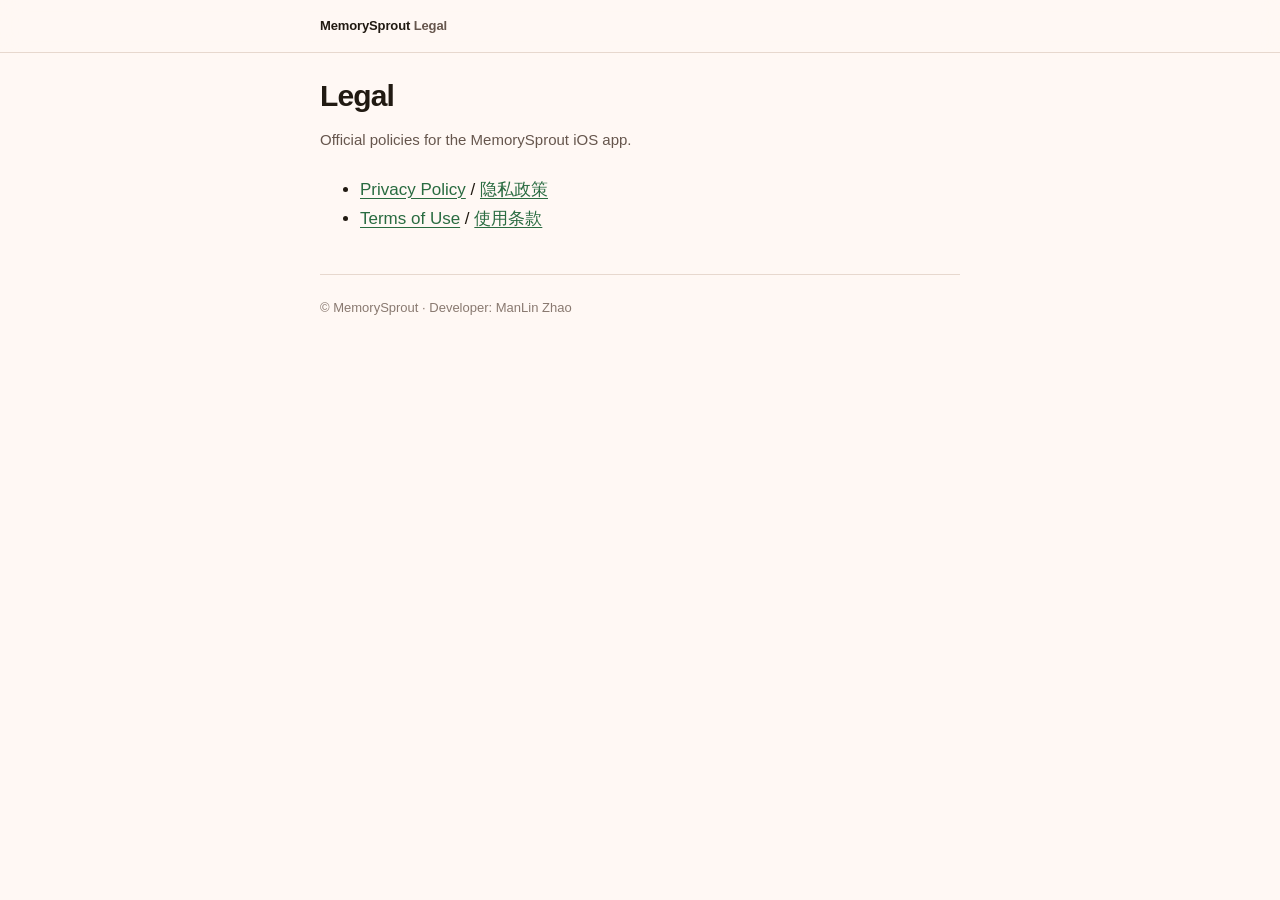
<file: index.html>
<!DOCTYPE html>
<html lang="en">
<head>
  <meta charset="utf-8" />
  <meta name="viewport" content="width=device-width, initial-scale=1" />
  <title>MemorySprout Legal</title>
  <meta http-equiv="refresh" content="0; url=./legal/" />
</head>
<body>
  <p><a href="./legal/">MemorySprout Legal</a></p>
</body>
</html>
</file>
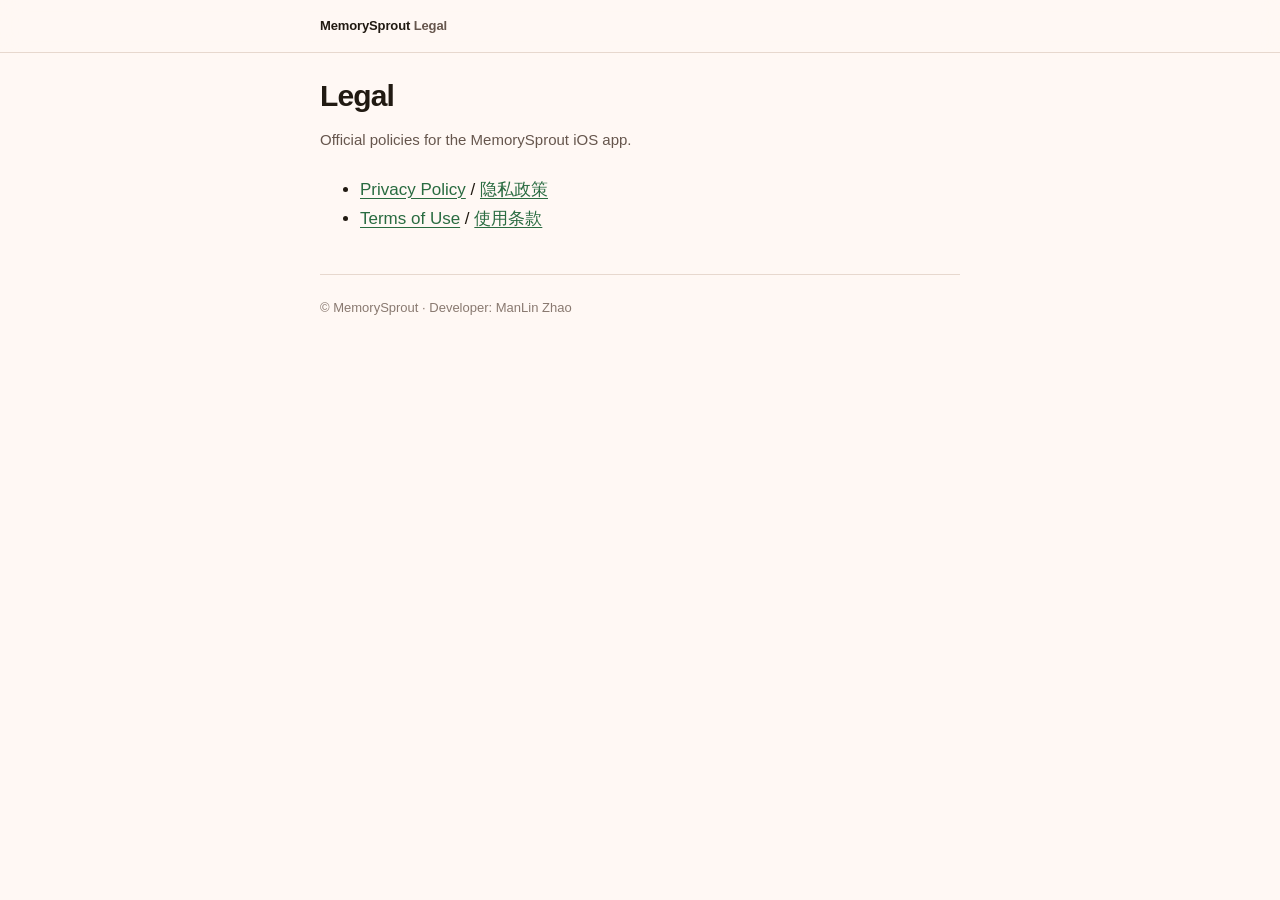
<file: legal/index.html>
<!DOCTYPE html>
<html lang="en">
<head>
  <meta charset="utf-8" />
  <meta name="viewport" content="width=device-width, initial-scale=1, viewport-fit=cover" />
  <meta name="color-scheme" content="light dark" />
  <title>Legal · MemorySprout</title>
  <link rel="stylesheet" href="styles.css" />
</head>
<body>
  <header class="topbar">
    <div class="topbar-inner">
      <span class="brand"><strong>MemorySprout</strong> Legal</span>
    </div>
  </header>
  <main class="shell">
    <h1>Legal</h1>
    <p class="meta">Official policies for the MemorySprout iOS app.</p>
    <ul>
      <li><a href="privacy.html">Privacy Policy</a> / <a href="privacy.html?lang=zh-Hans">隐私政策</a></li>
      <li><a href="terms.html">Terms of Use</a> / <a href="terms.html?lang=zh-Hans">使用条款</a></li>
    </ul>
    <footer class="footer">
      <p>© MemorySprout · Developer: ManLin Zhao</p>
    </footer>
  </main>
</body>
</html>
</file>
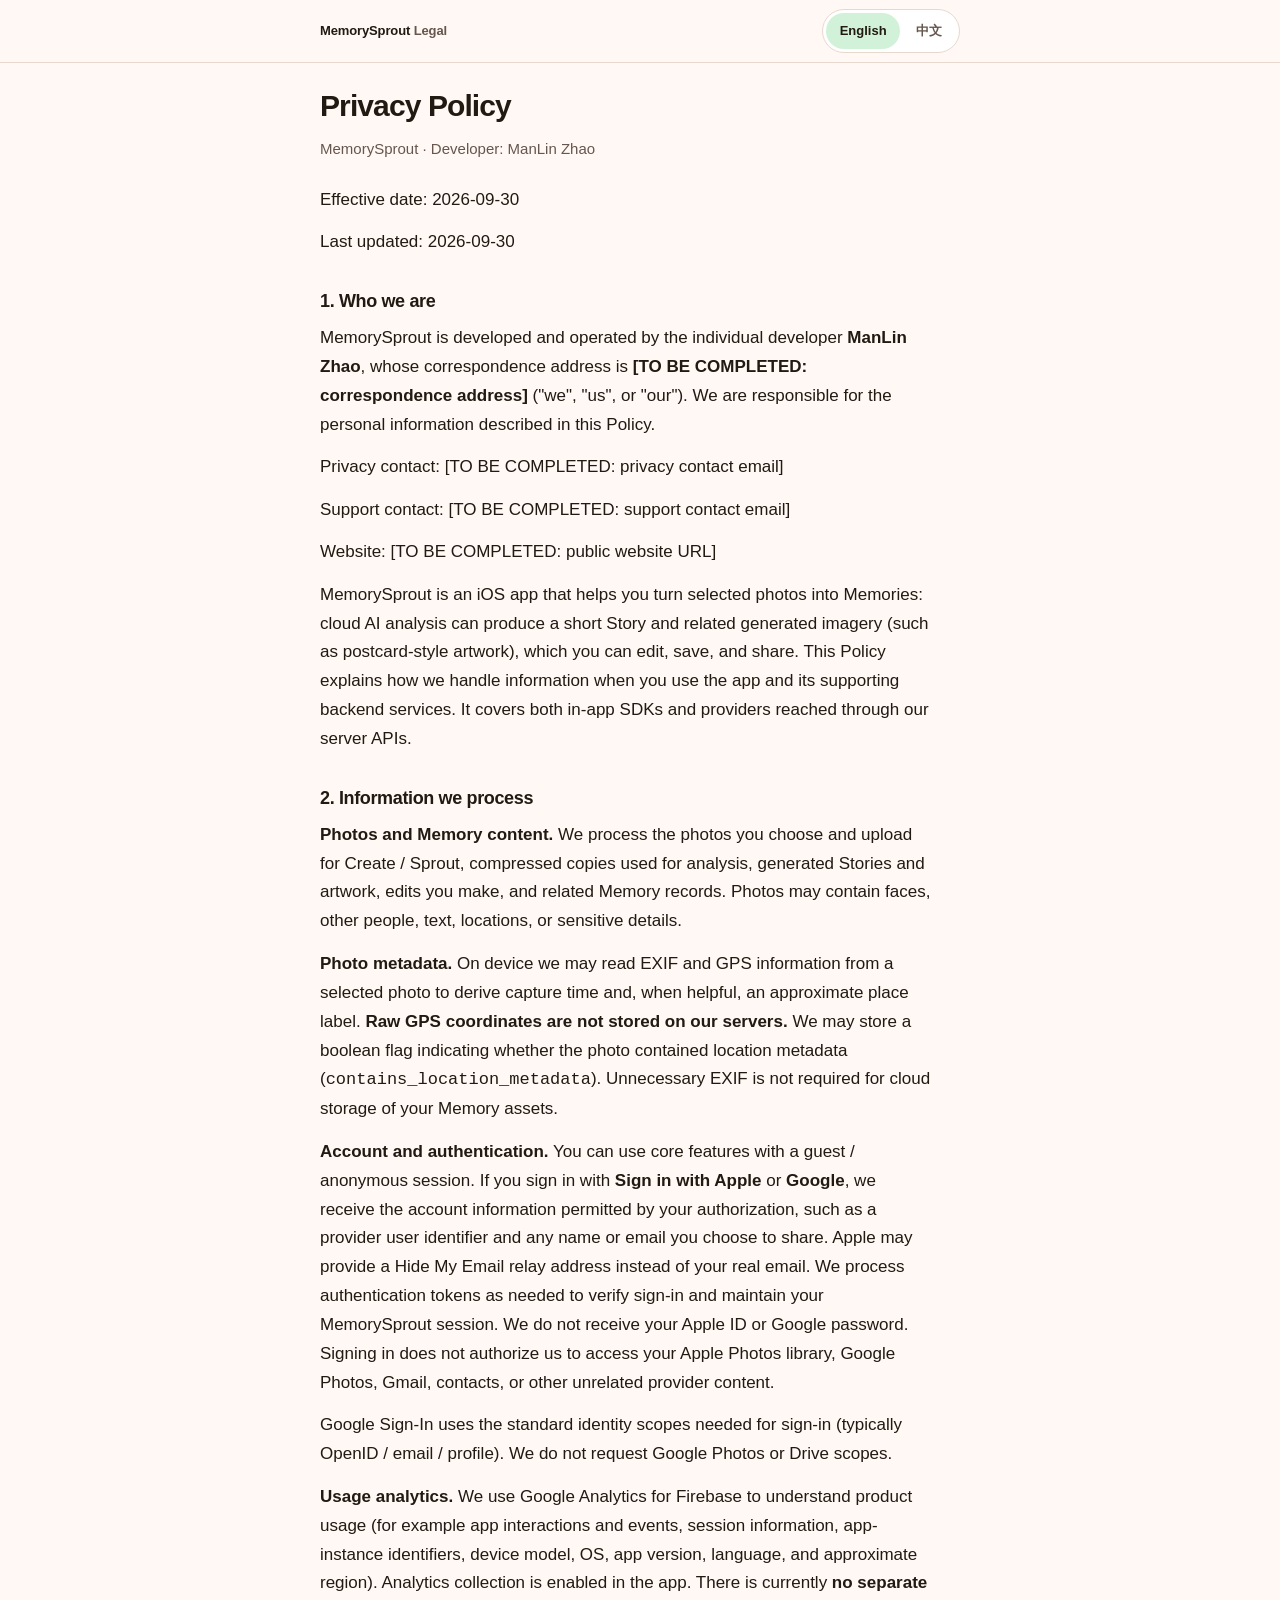
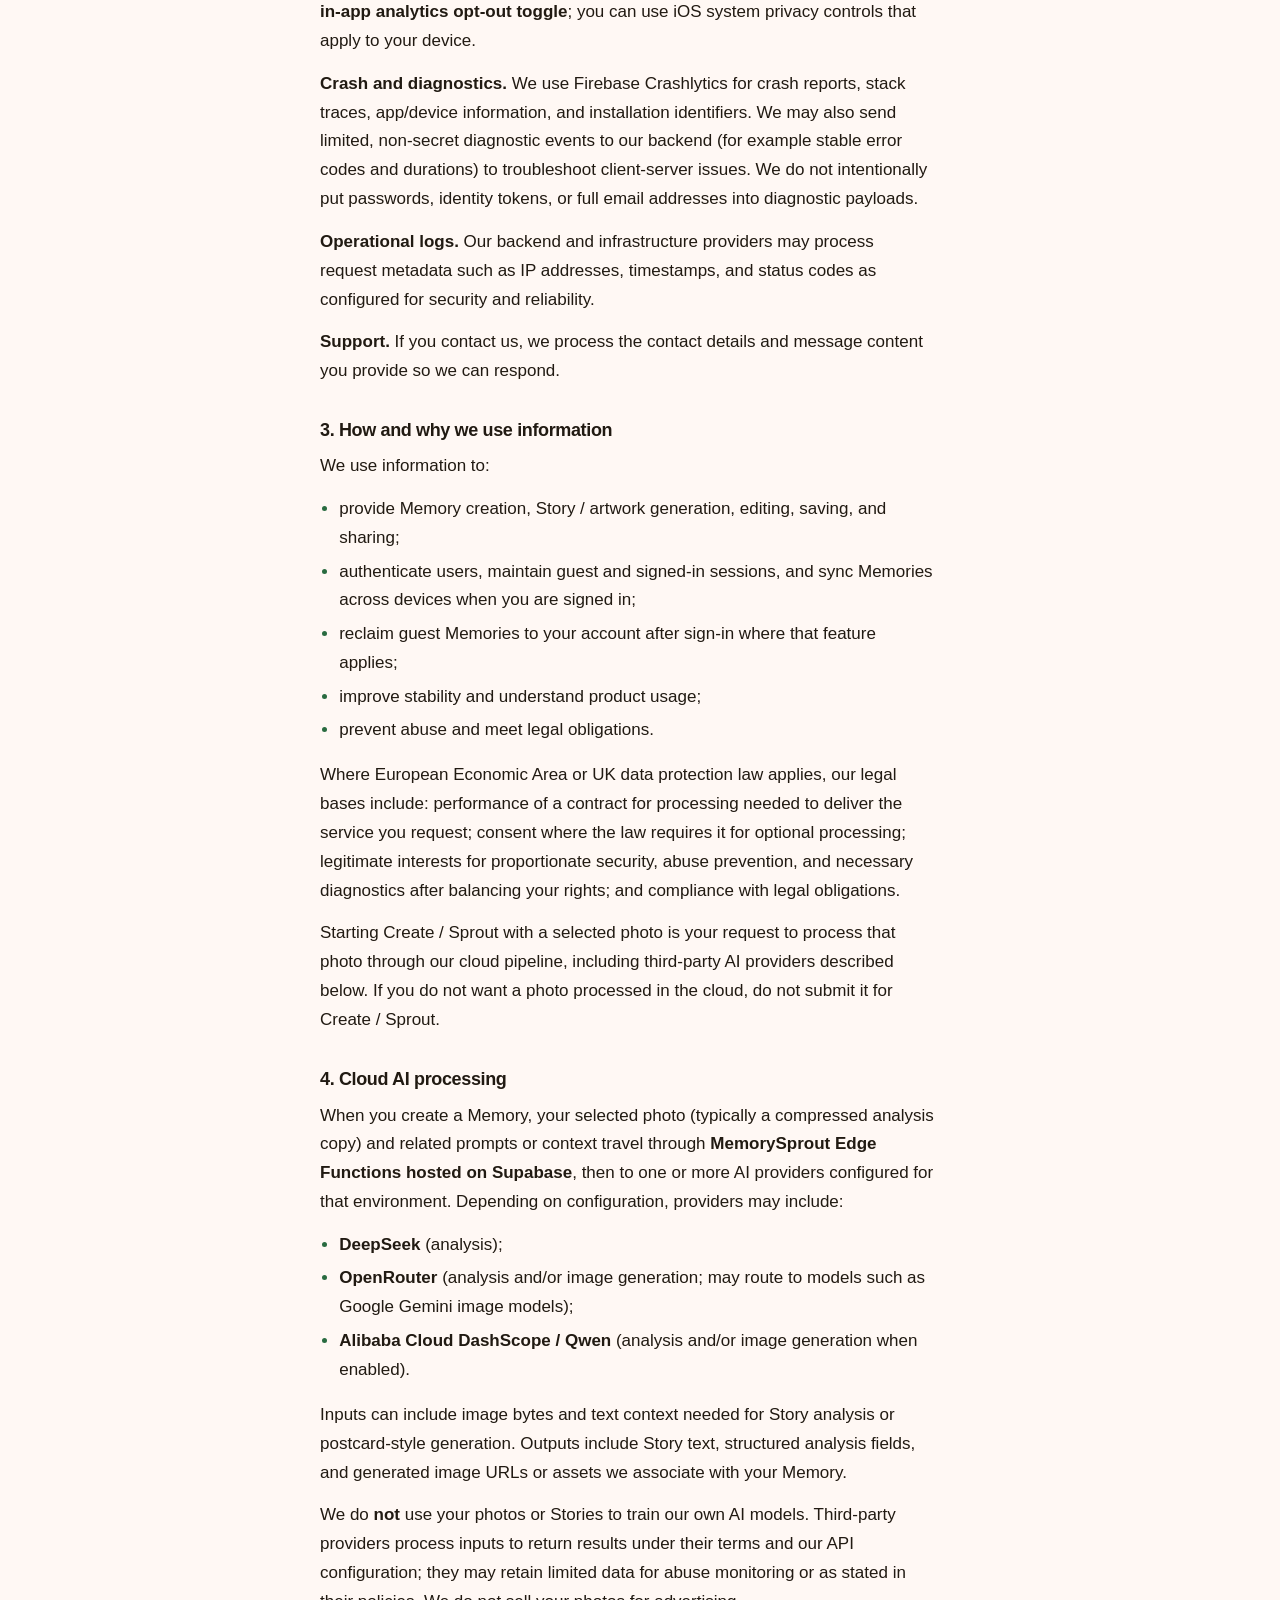
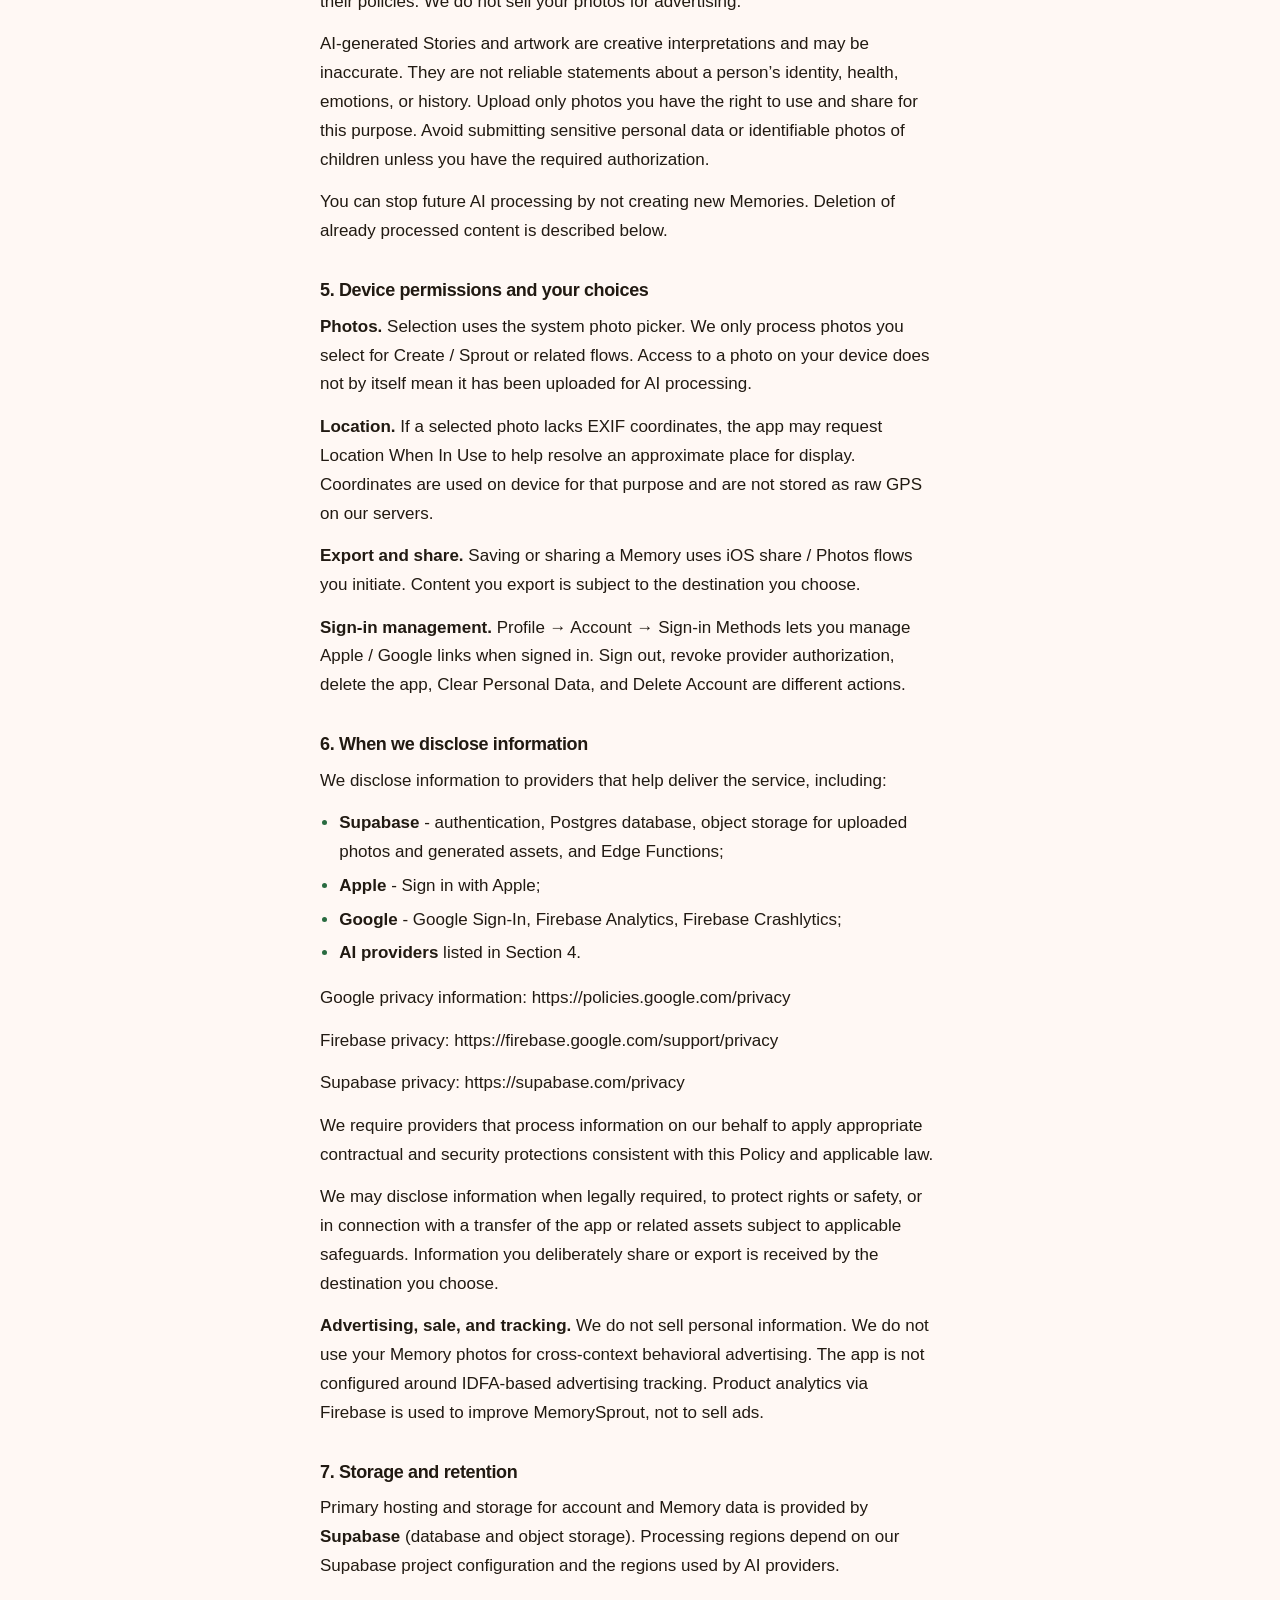
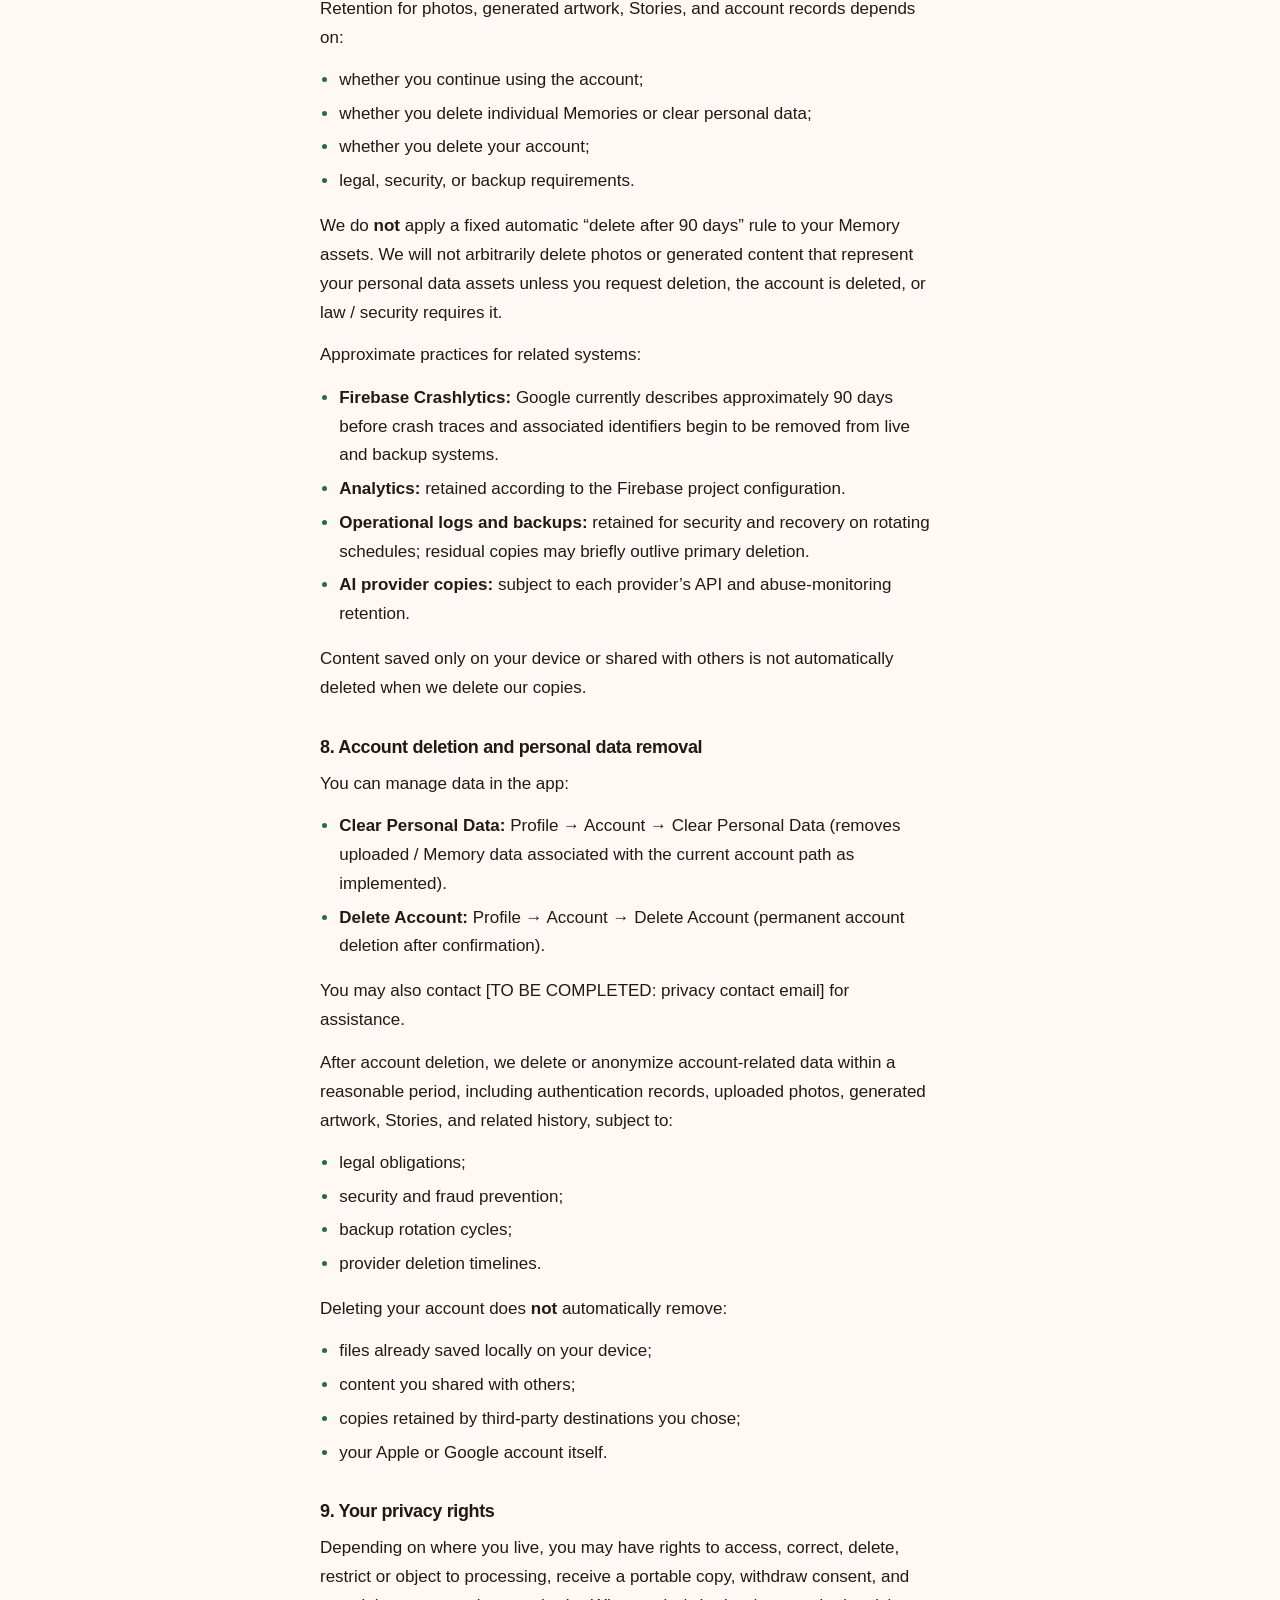
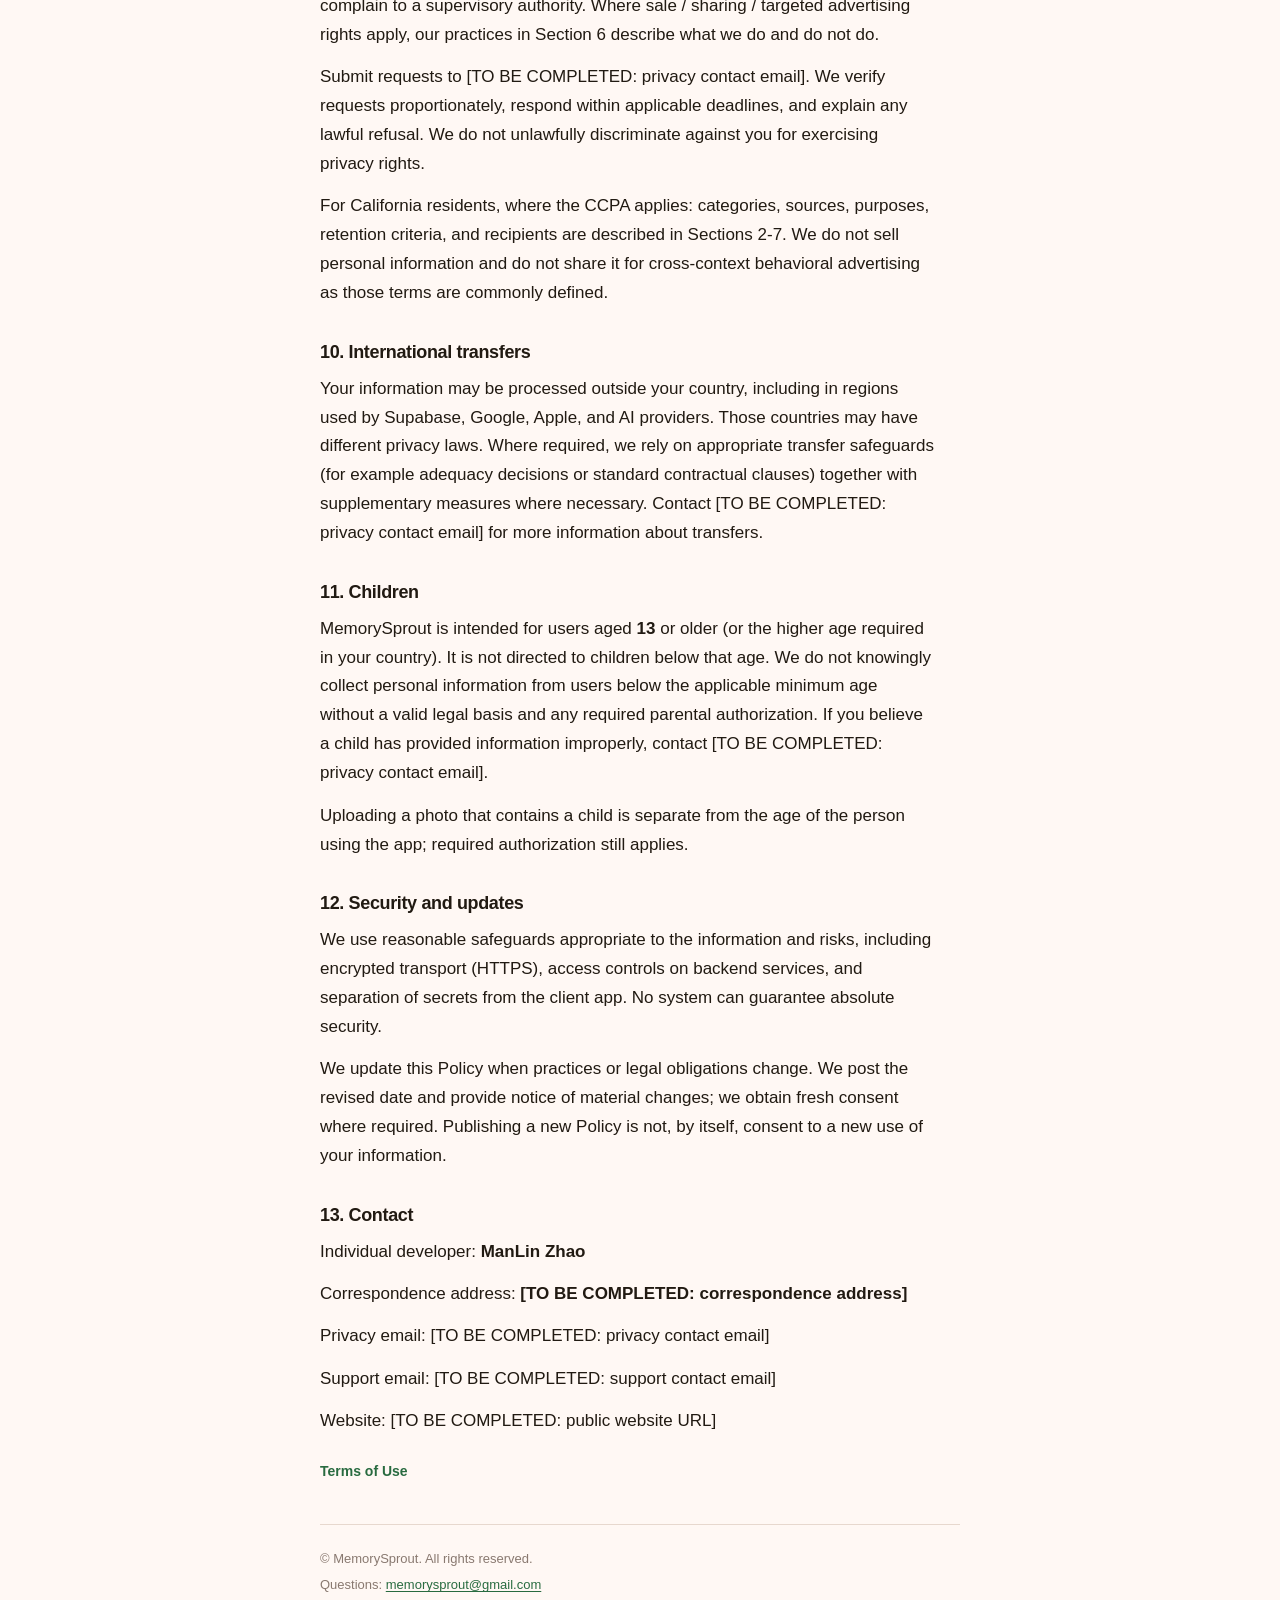
<file: legal/privacy-en.html>
<!DOCTYPE html>
<html lang="en">
<head>
  <meta charset="utf-8" />
  <meta http-equiv="refresh" content="0;url=privacy.html?lang=en" />
  <link rel="canonical" href="privacy.html?lang=en" />
  <title>Redirecting…</title>
  <script>location.replace('privacy.html?lang=en');</script>
</head>
<body>
  <p><a href="privacy.html?lang=en">Continue</a></p>
</body>
</html>
</file>
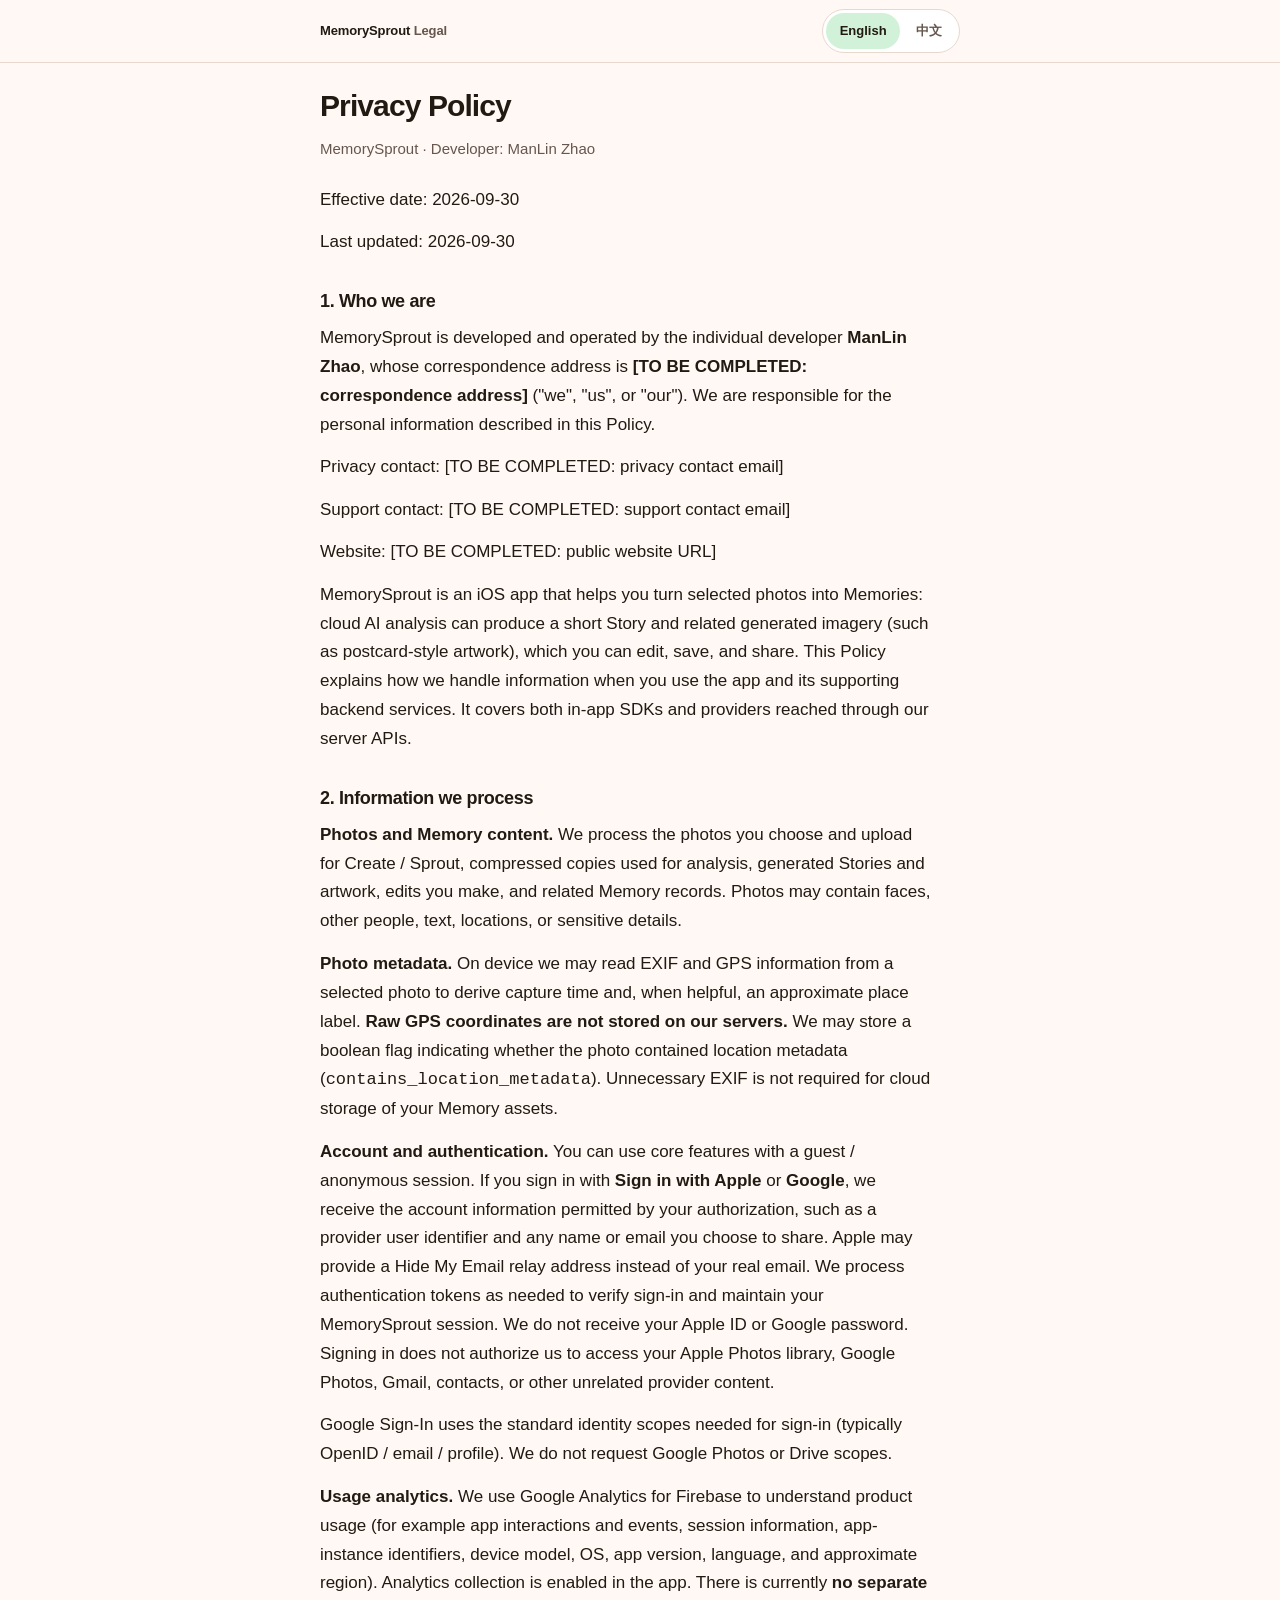
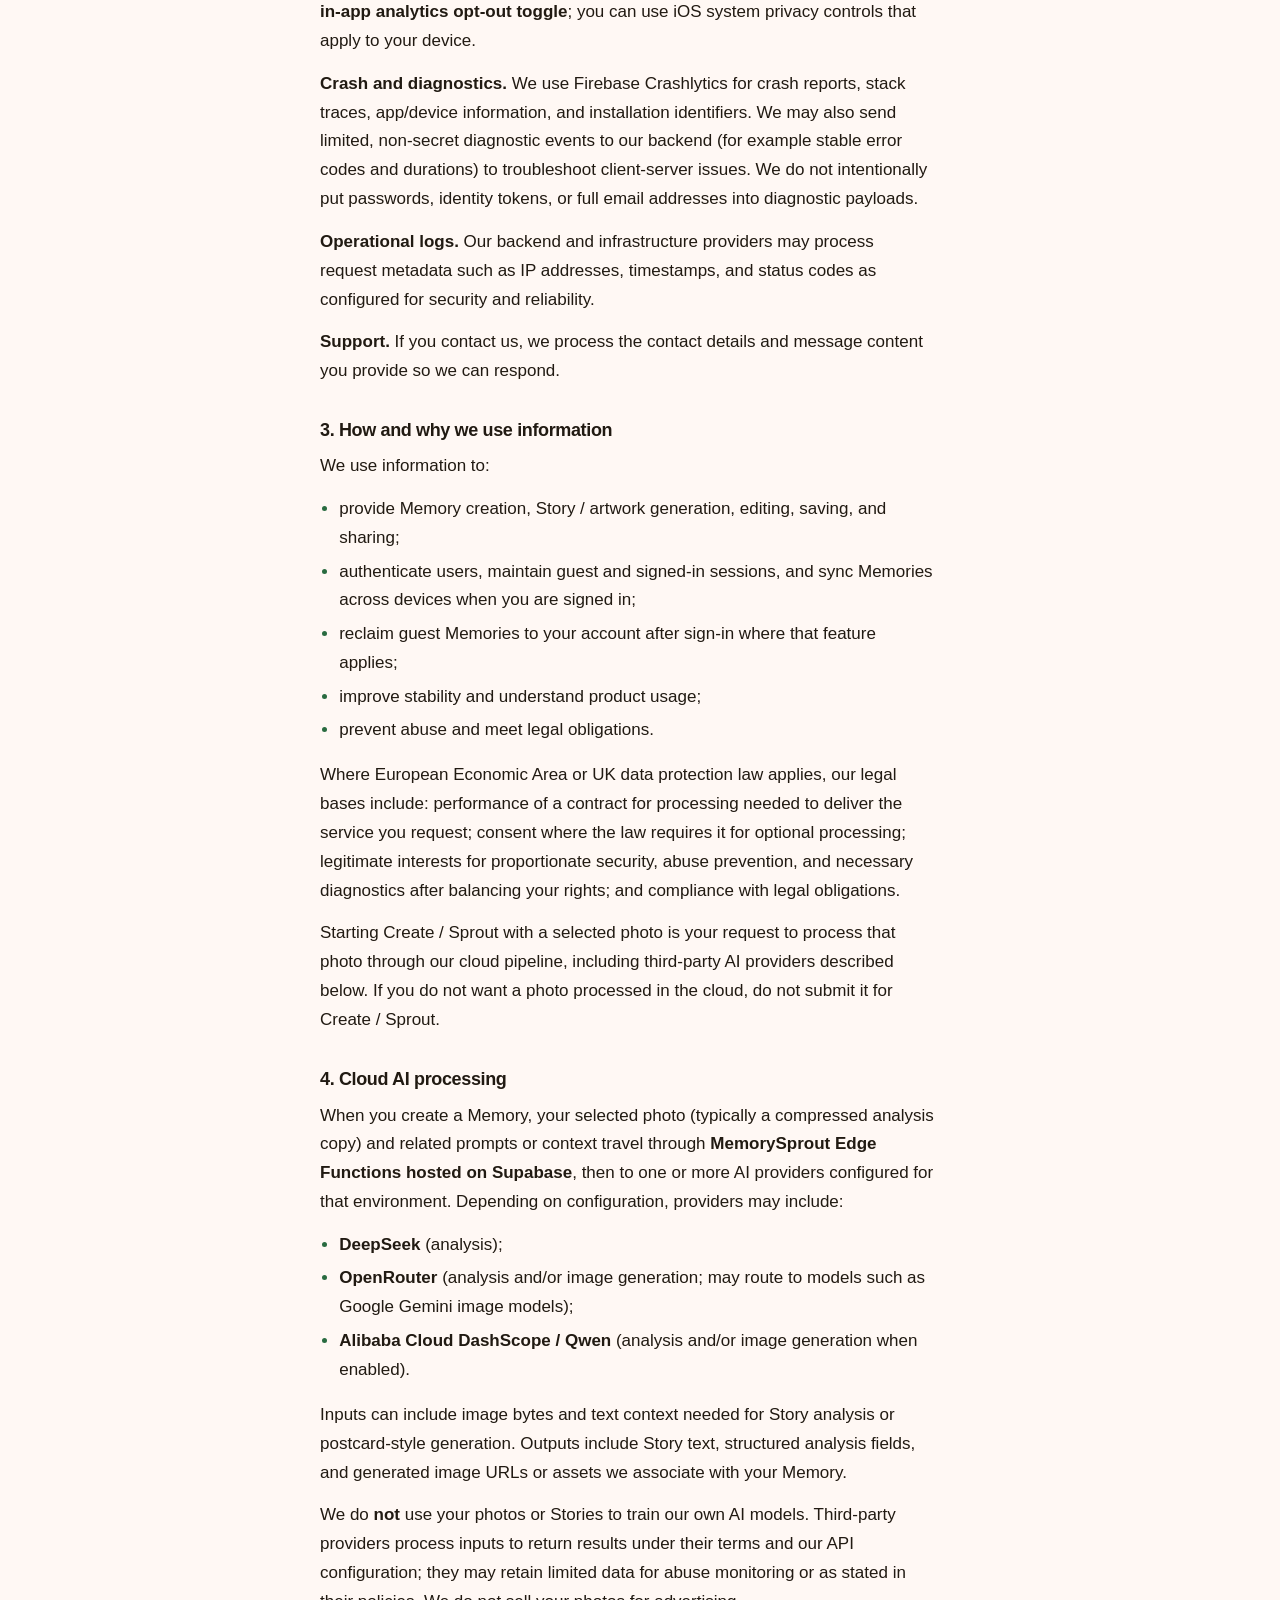
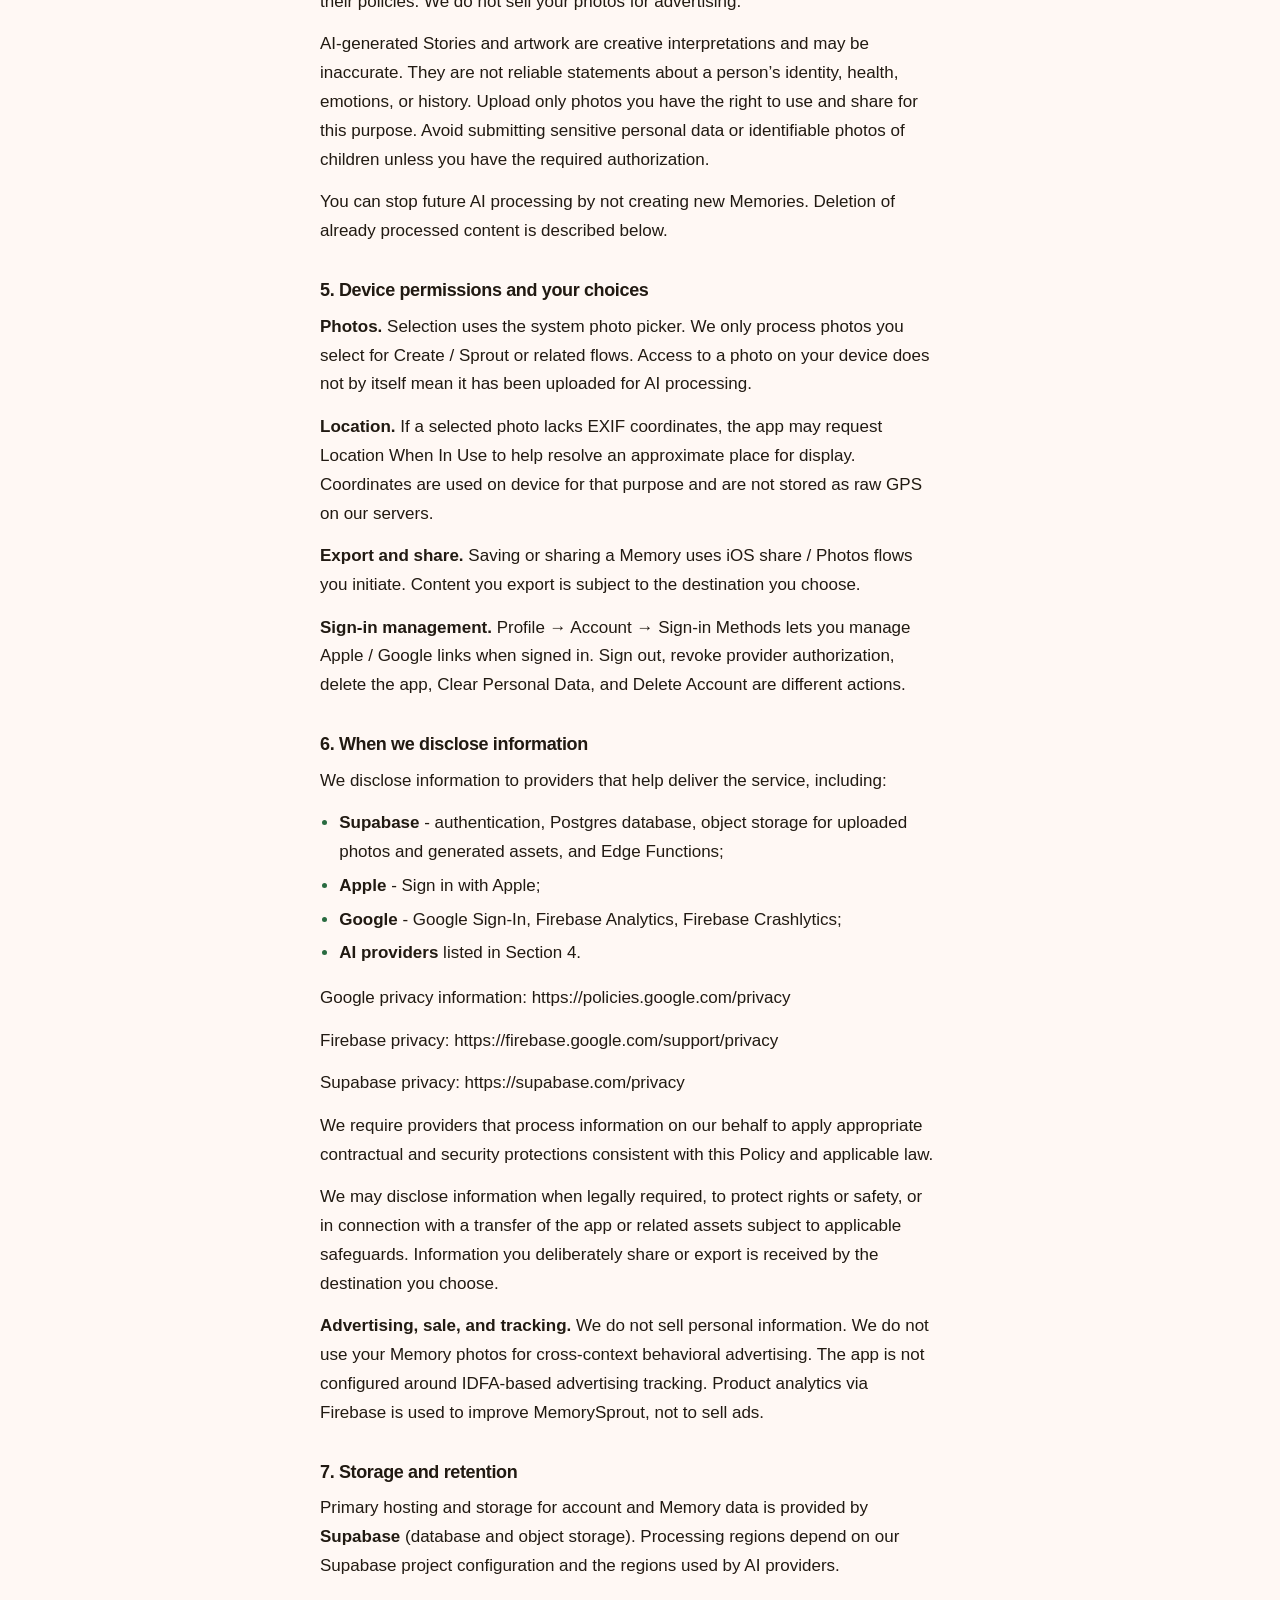
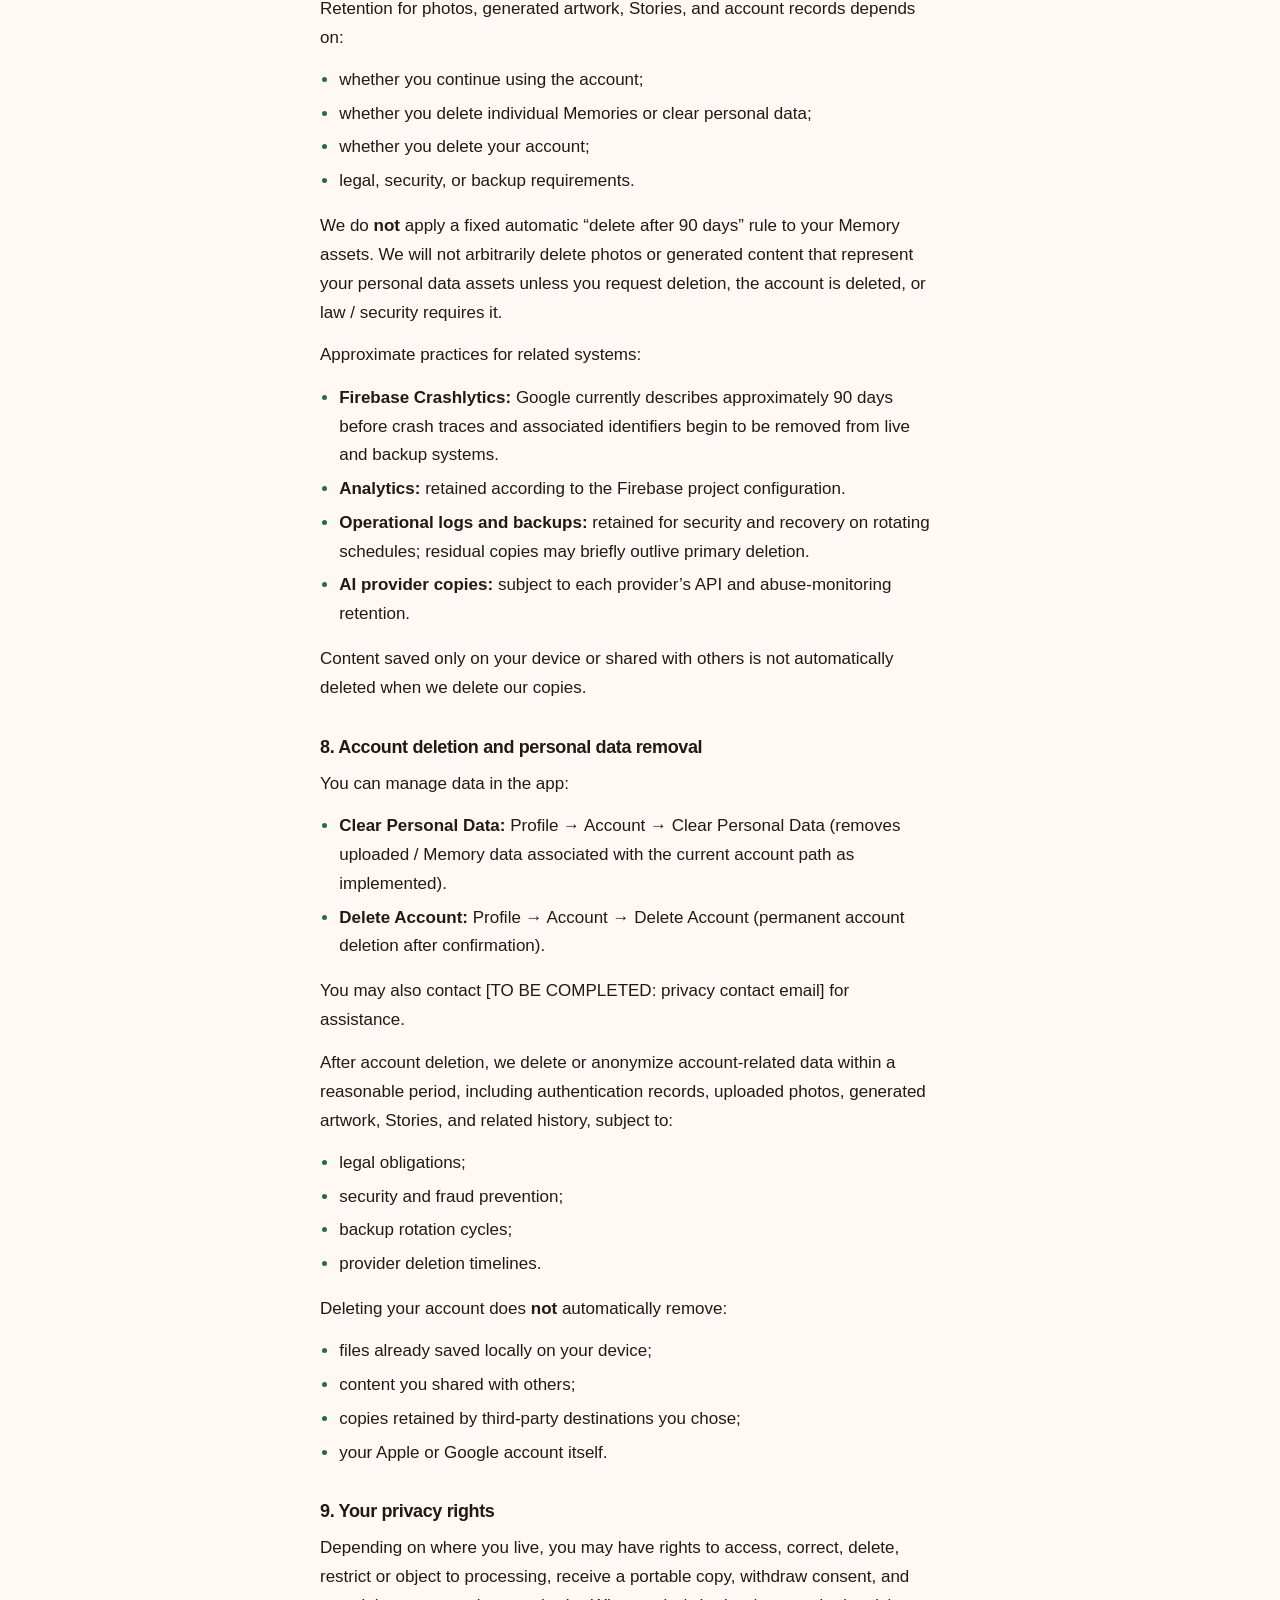
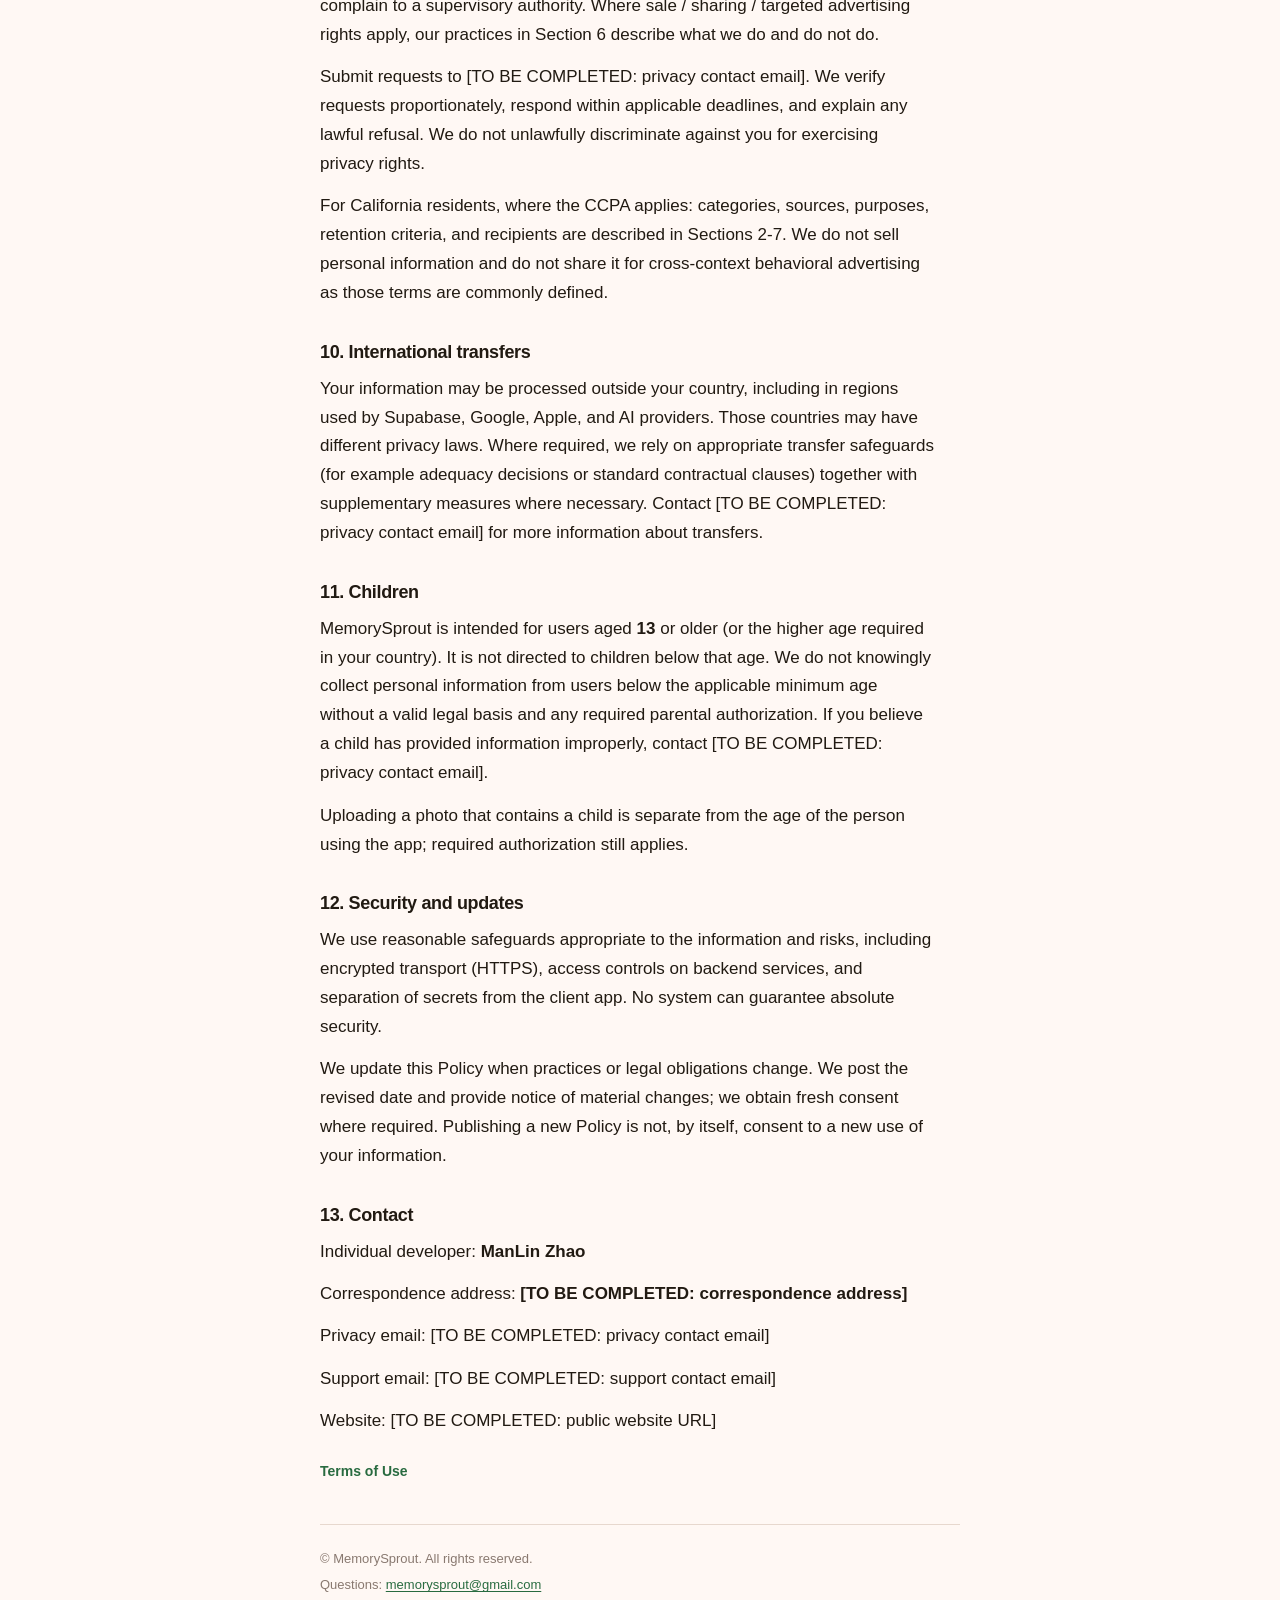
<file: legal/privacy-policy.html>
<!DOCTYPE html>
<html lang="en">
<head>
  <meta charset="utf-8" />
  <meta http-equiv="refresh" content="0;url=privacy.html" />
  <link rel="canonical" href="privacy.html" />
  <title>Redirecting…</title>
  <script>location.replace('privacy.html');</script>
</head>
<body>
  <p><a href="privacy.html">Continue</a></p>
</body>
</html>
</file>
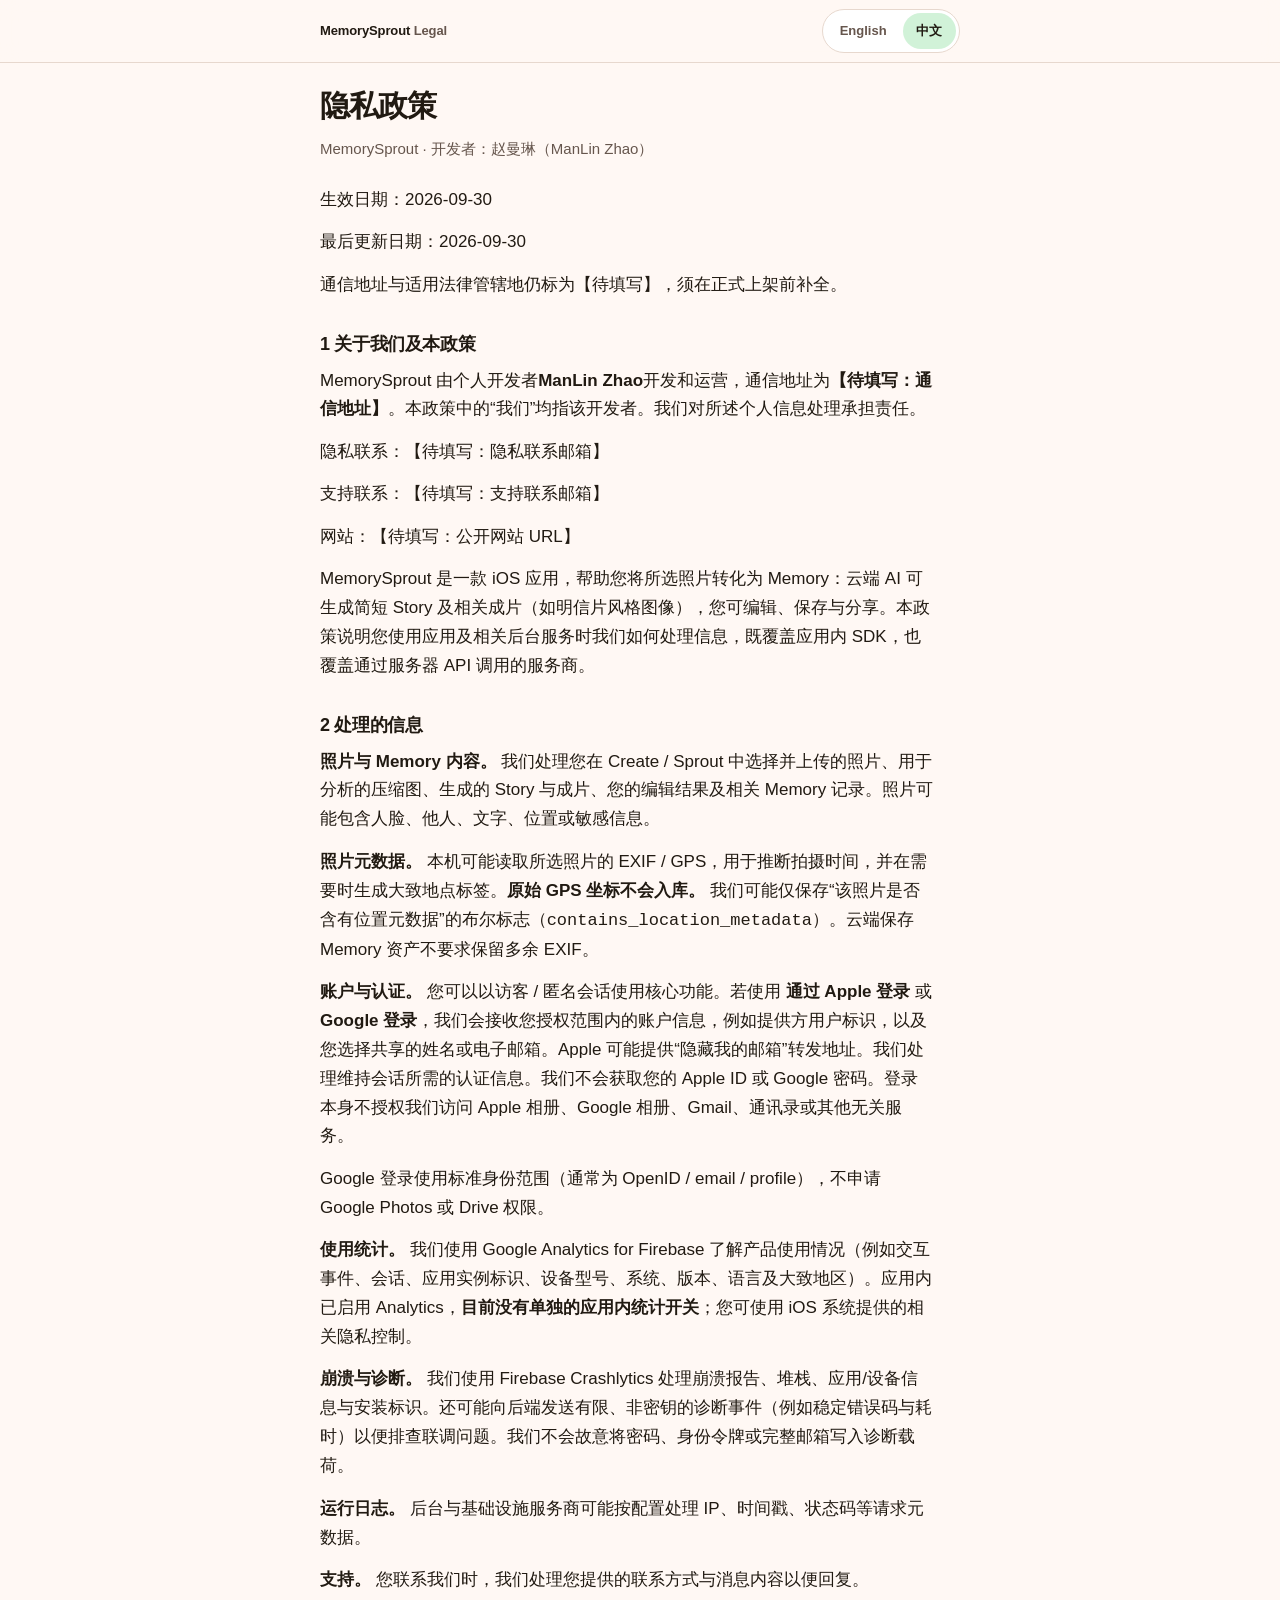
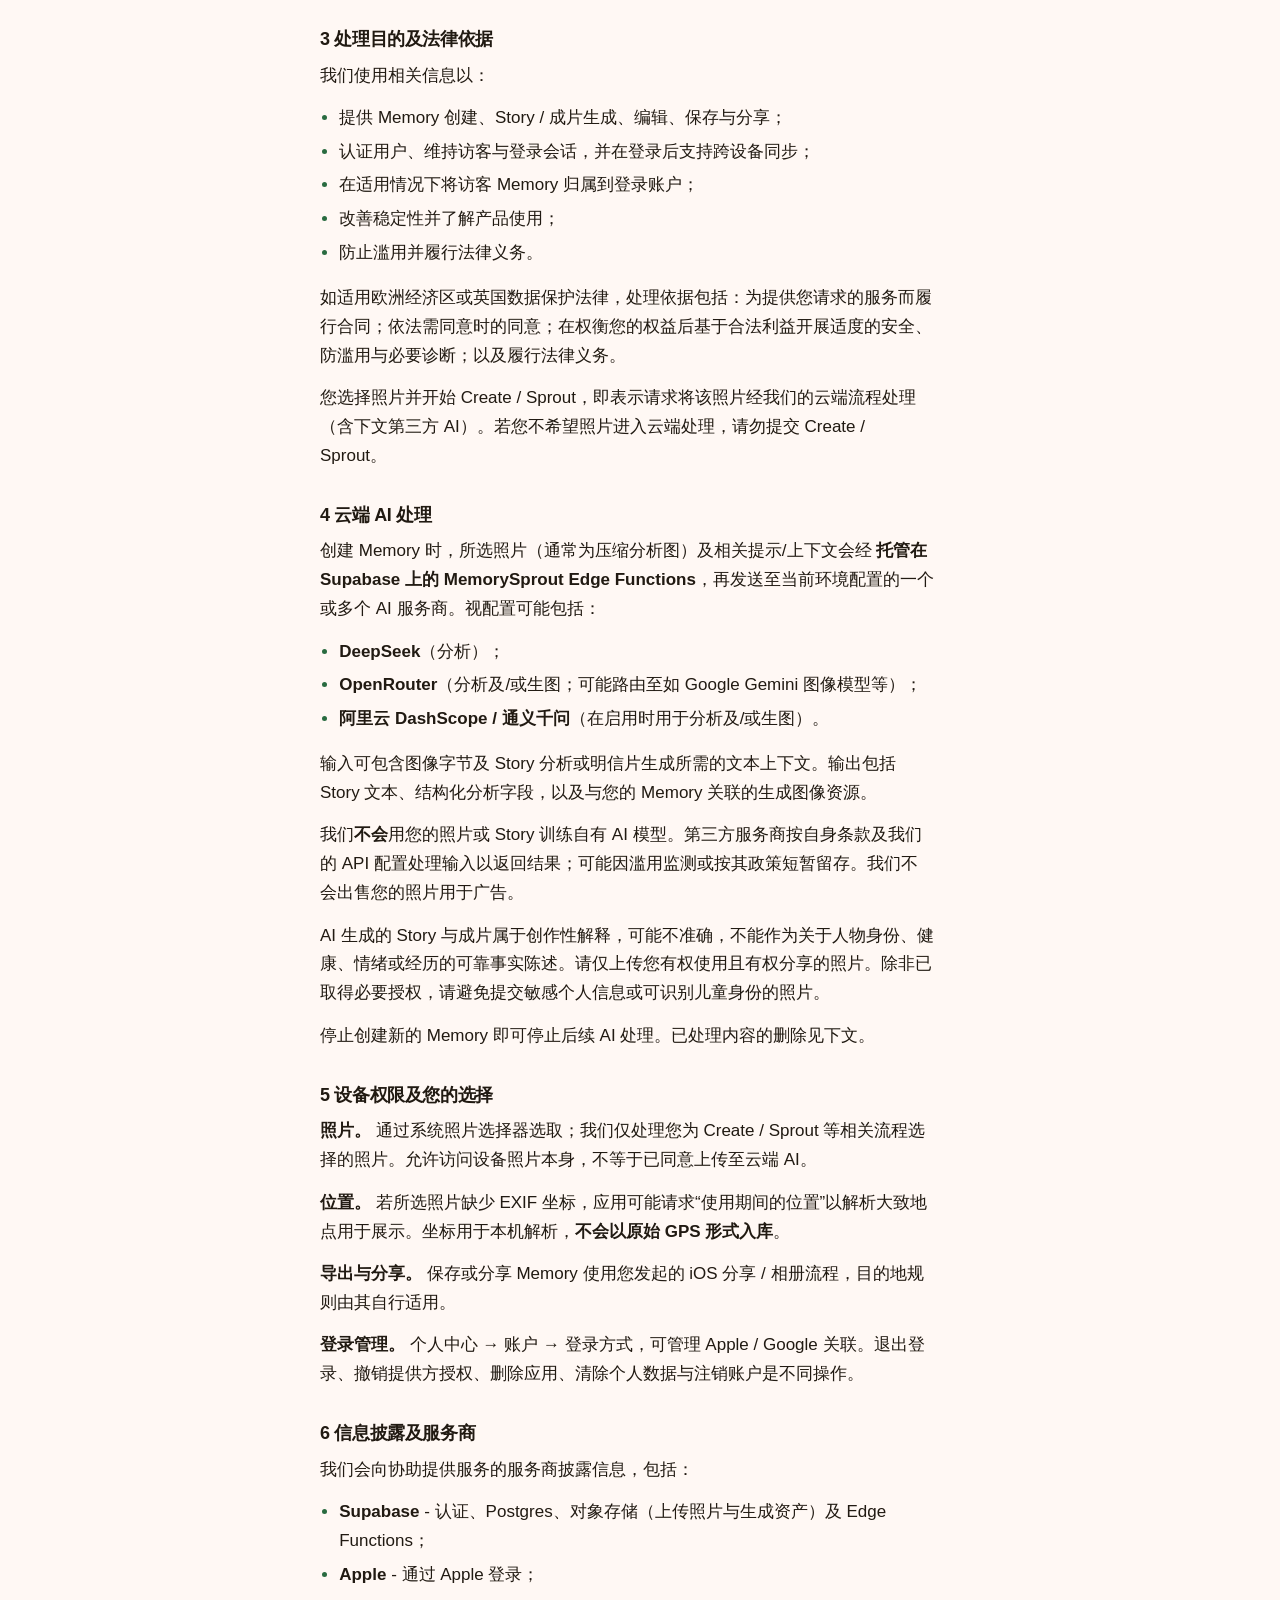
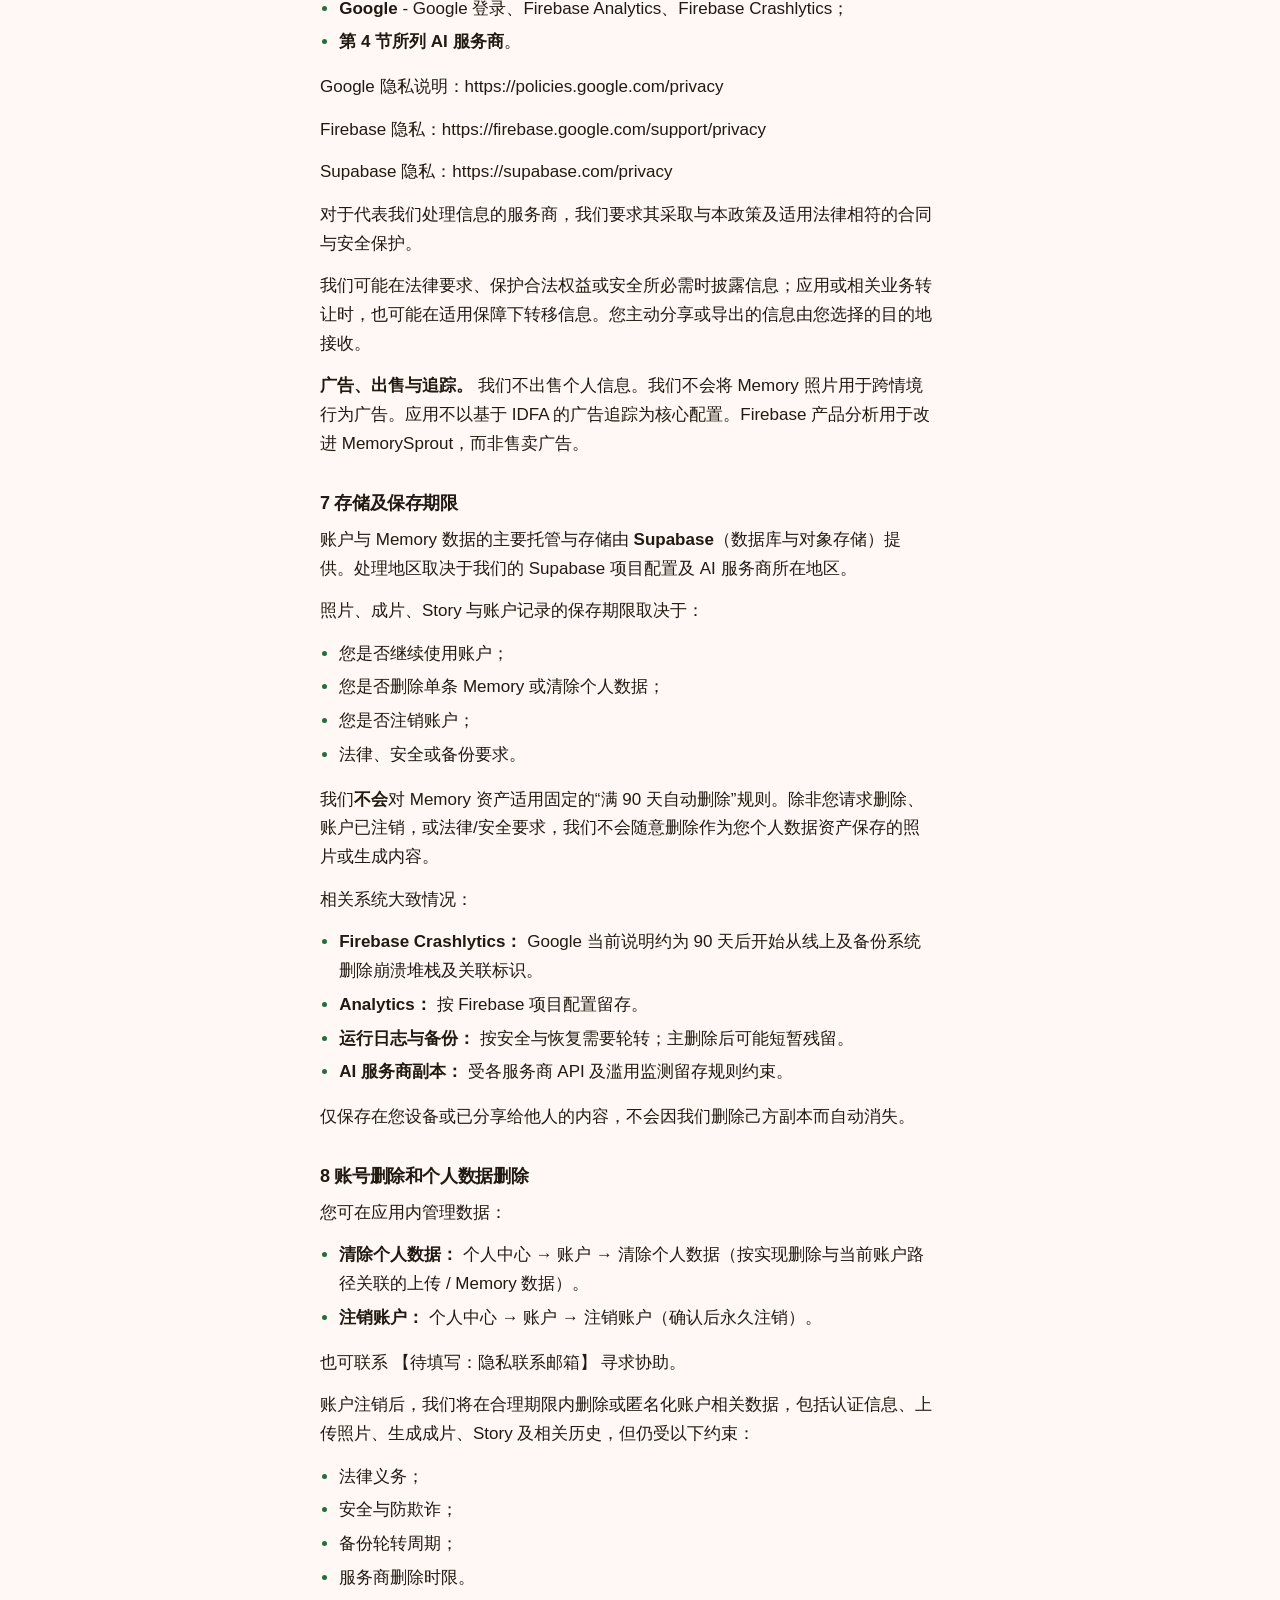
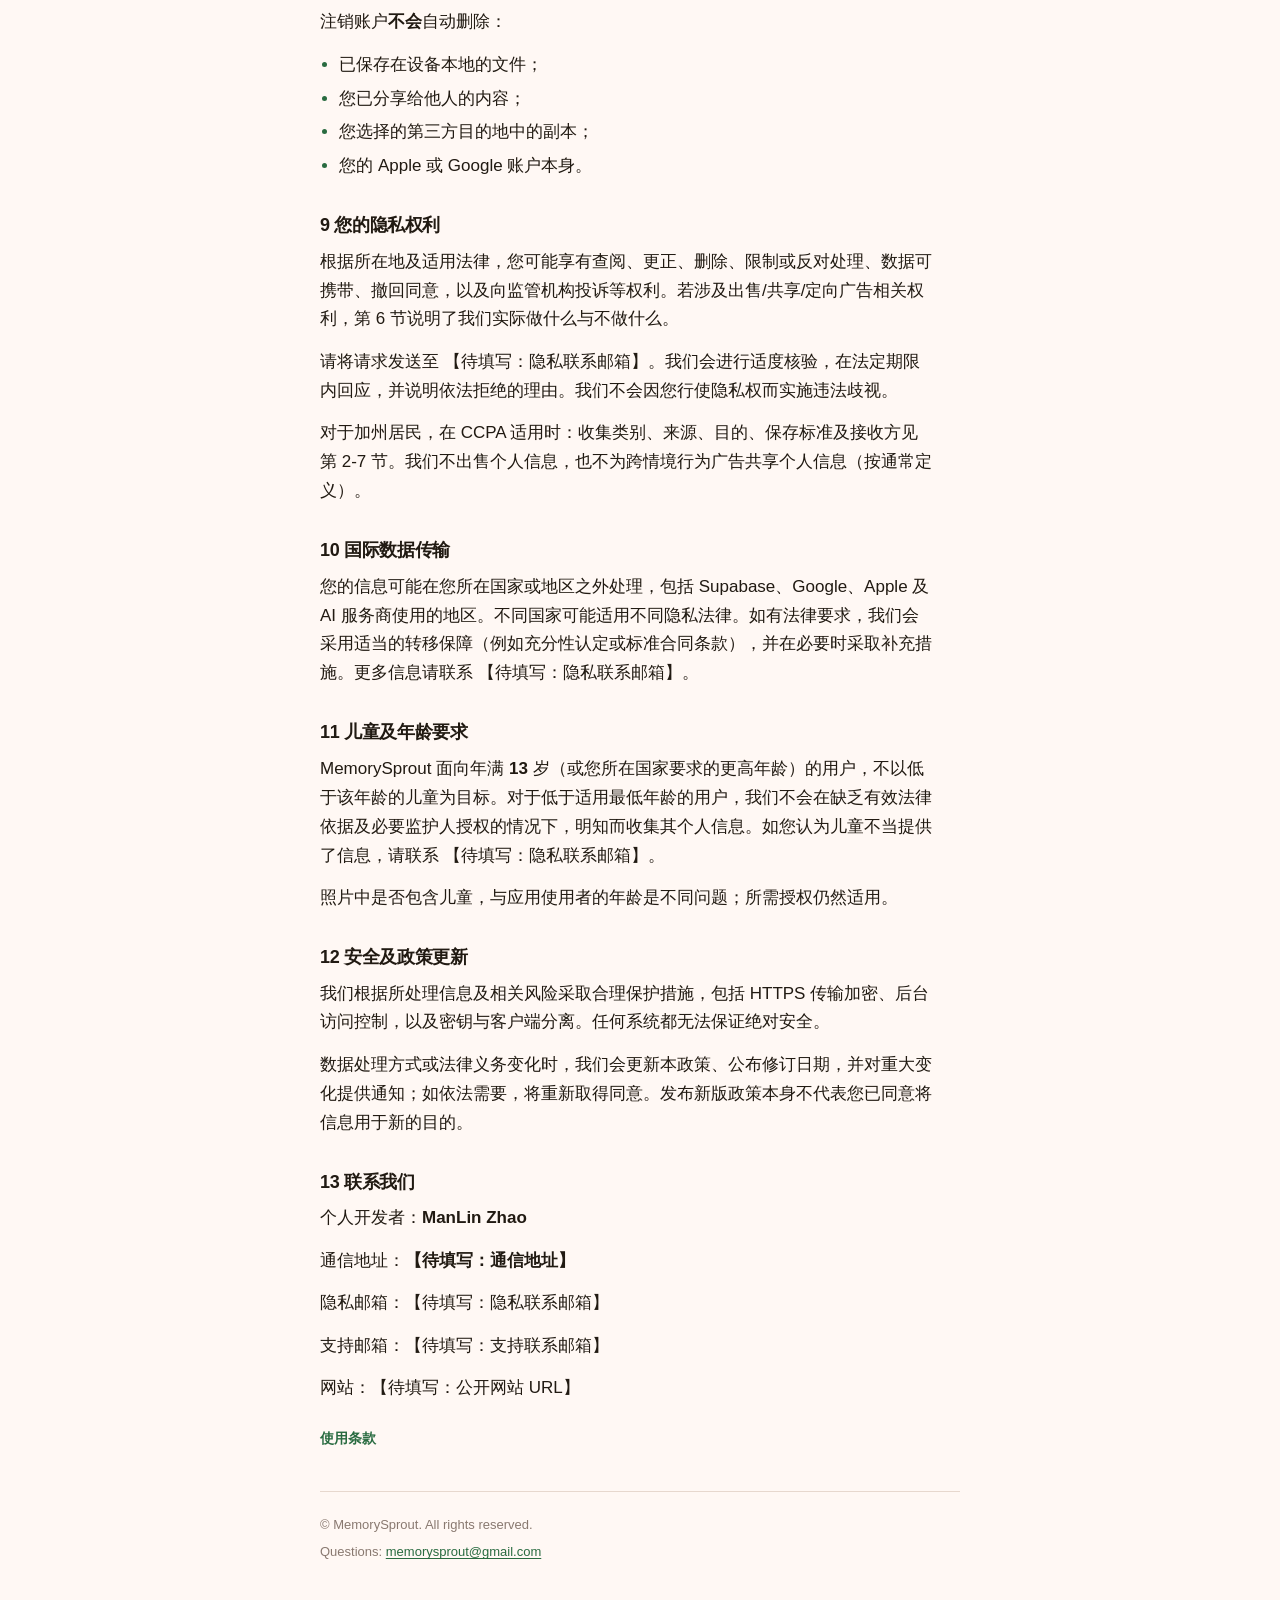
<file: legal/privacy-zh-Hans.html>
<!DOCTYPE html>
<html lang="en">
<head>
  <meta charset="utf-8" />
  <meta http-equiv="refresh" content="0;url=privacy.html?lang=zh-Hans" />
  <link rel="canonical" href="privacy.html?lang=zh-Hans" />
  <title>Redirecting…</title>
  <script>location.replace('privacy.html?lang=zh-Hans');</script>
</head>
<body>
  <p><a href="privacy.html?lang=zh-Hans">Continue</a></p>
</body>
</html>
</file>
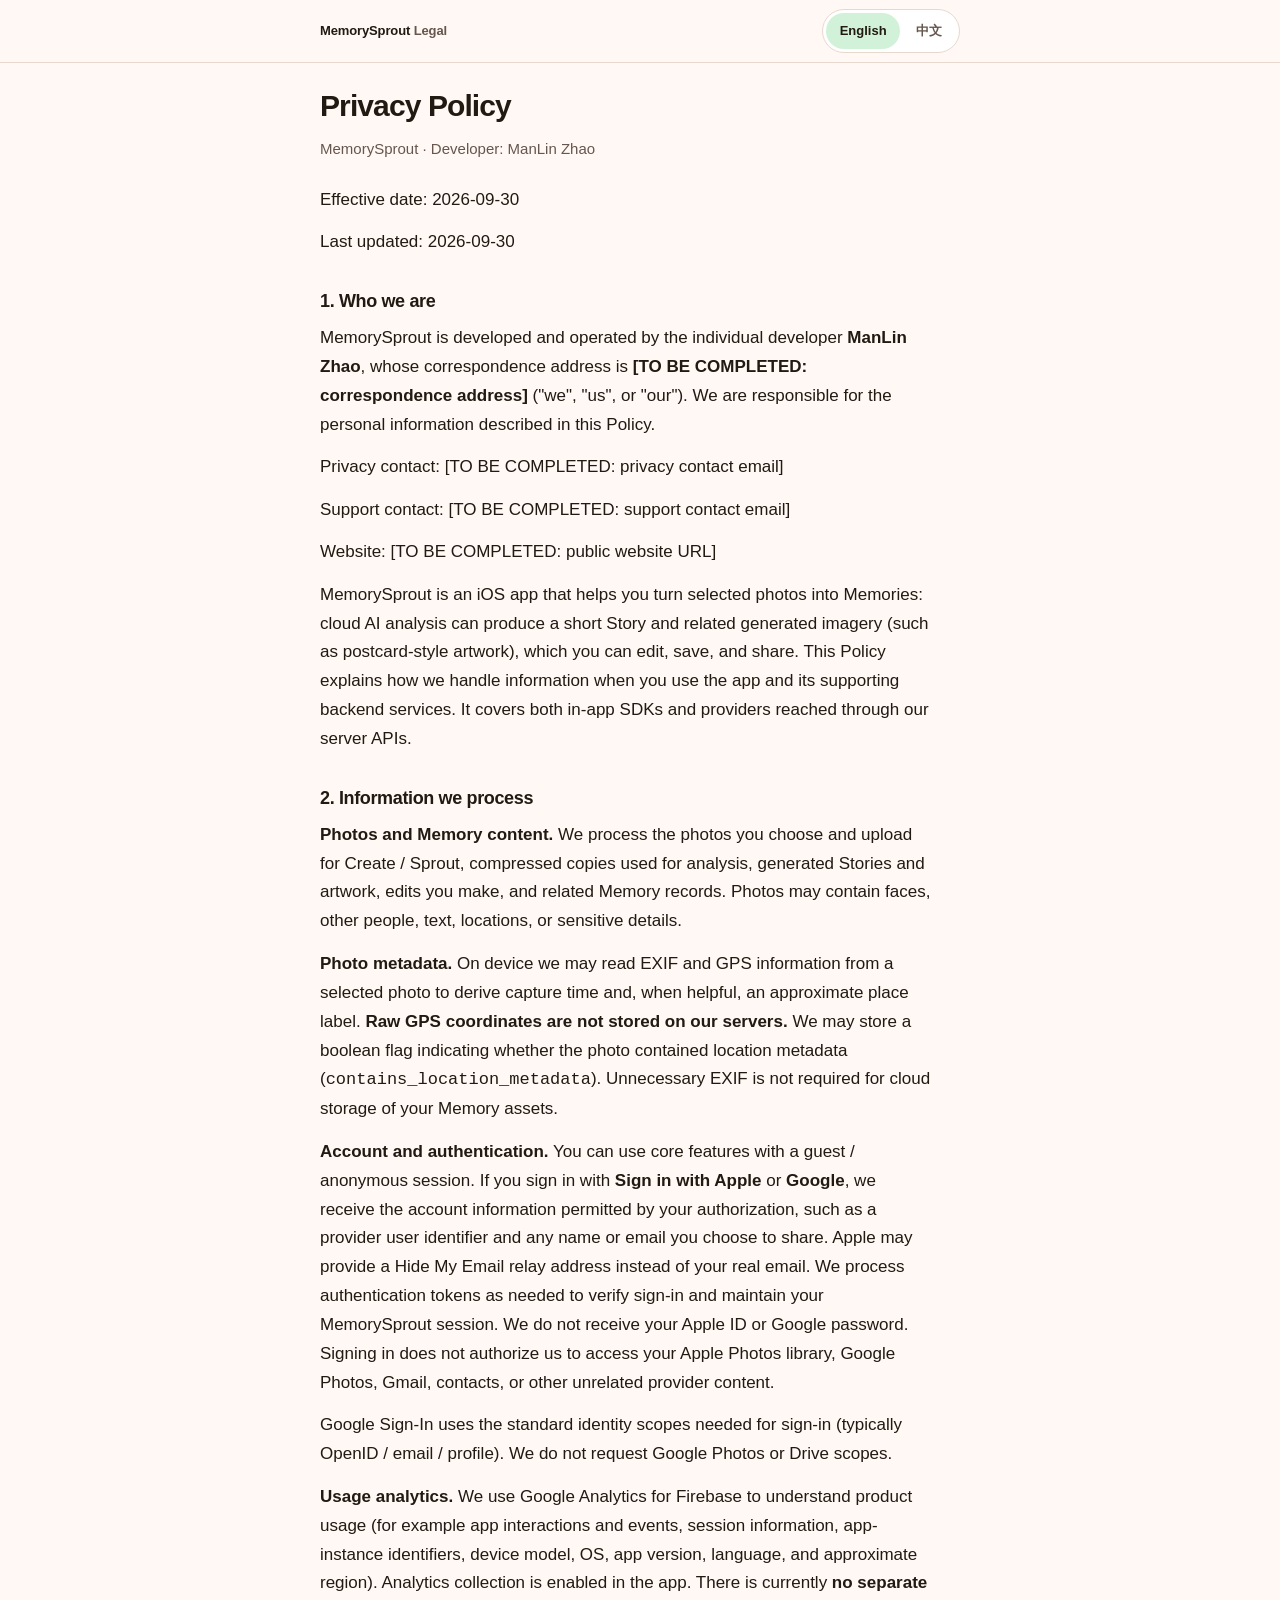
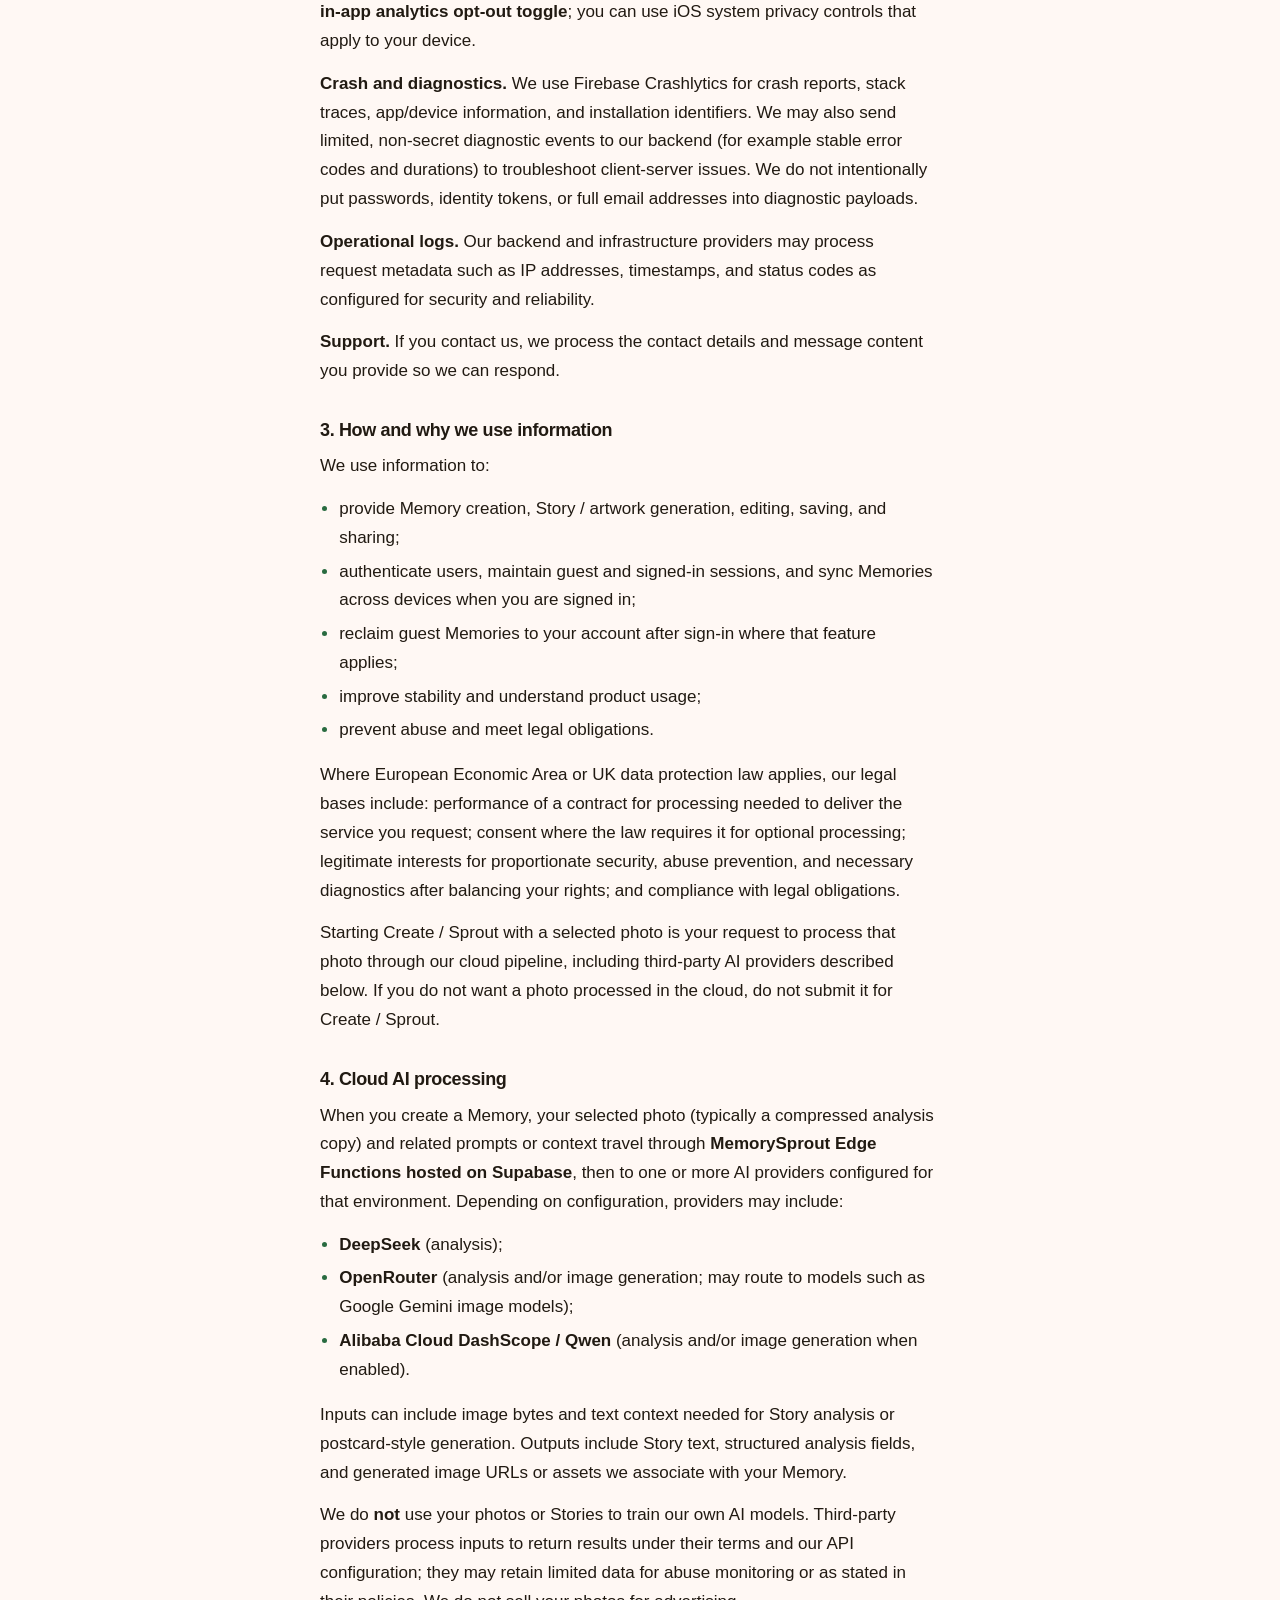
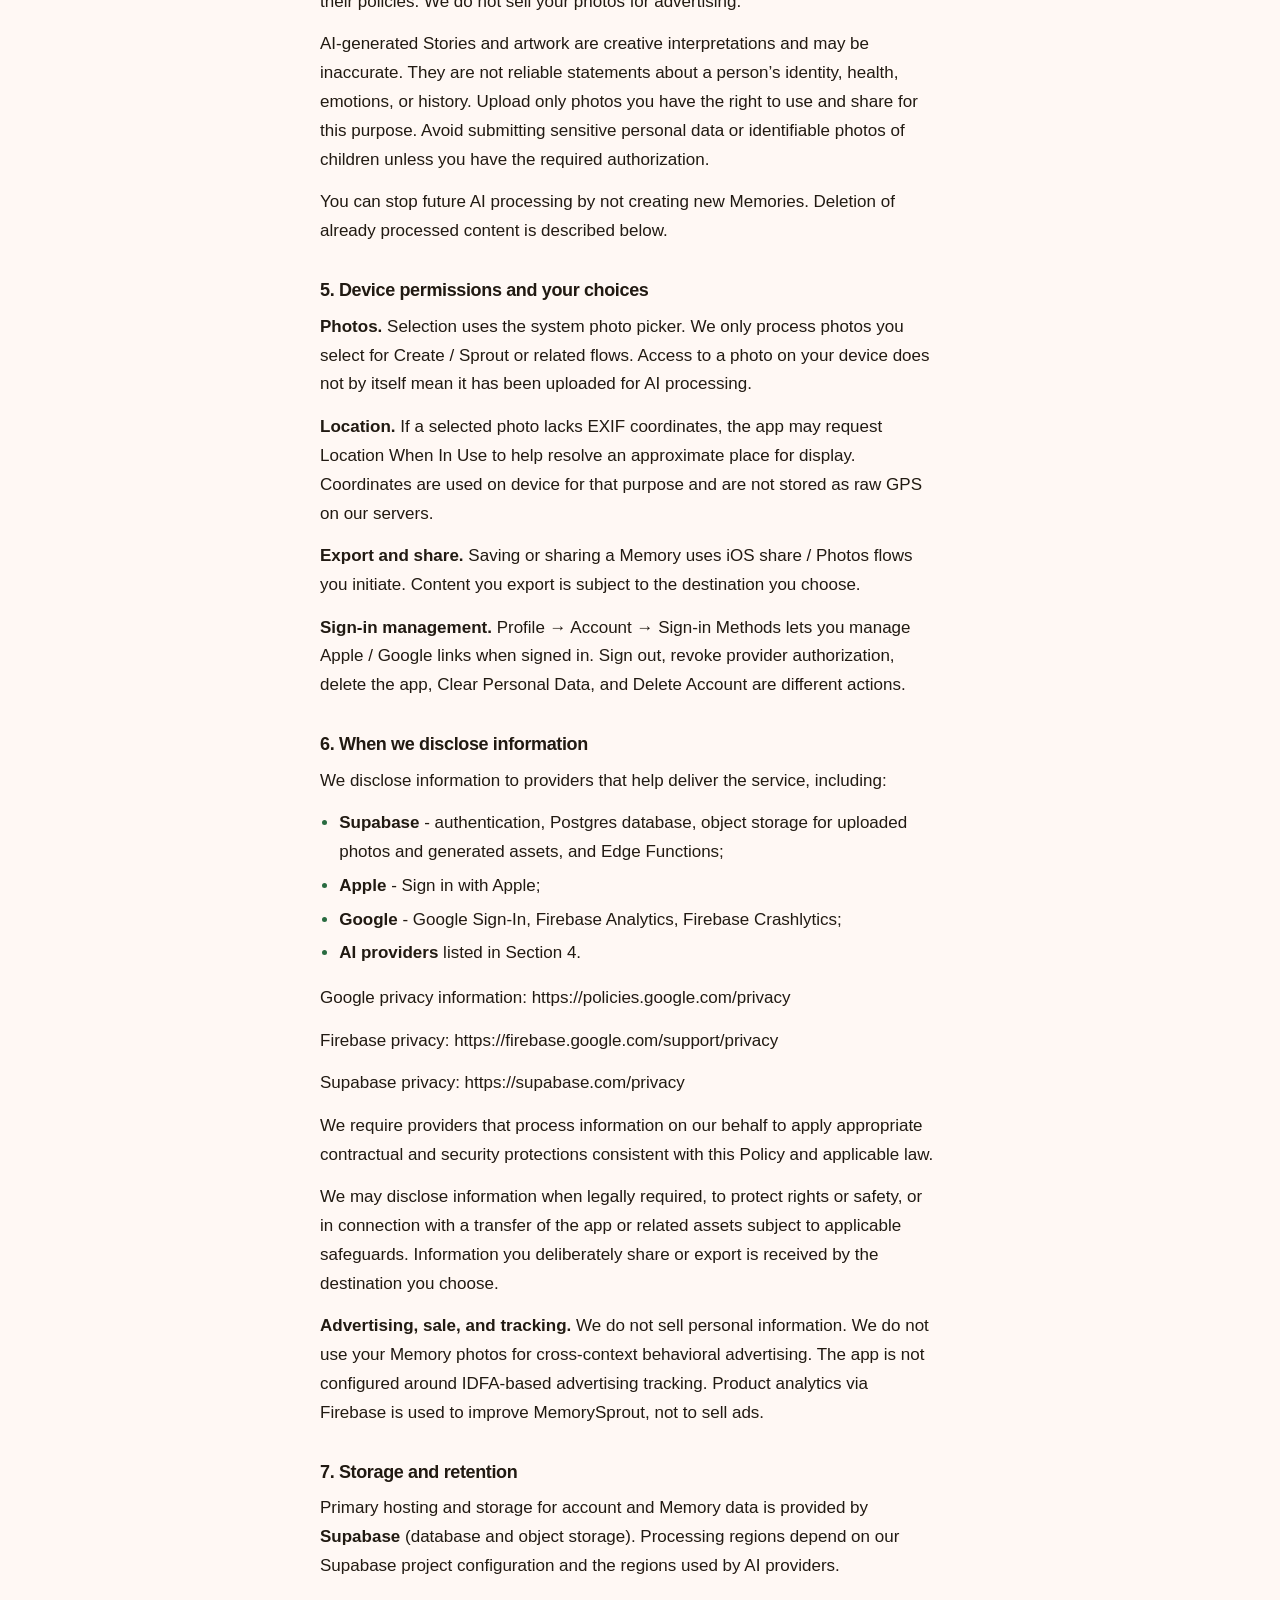
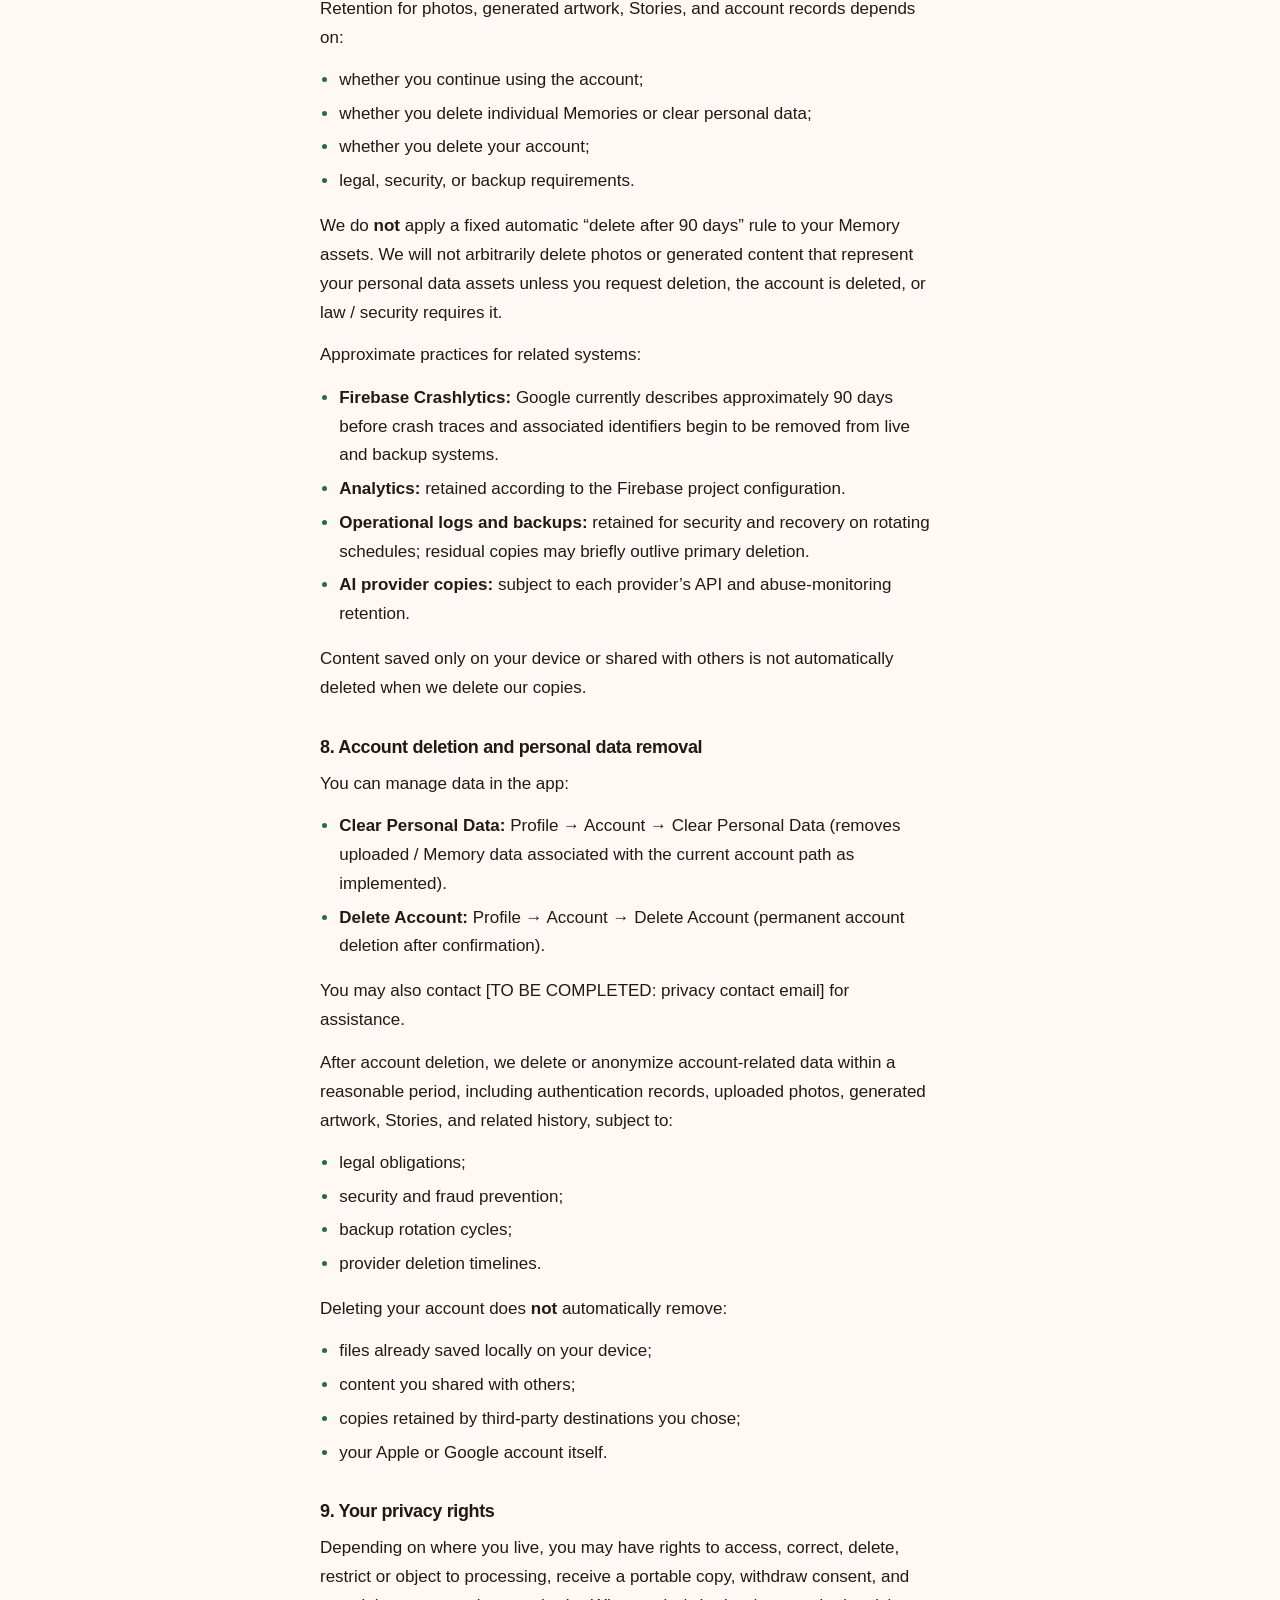
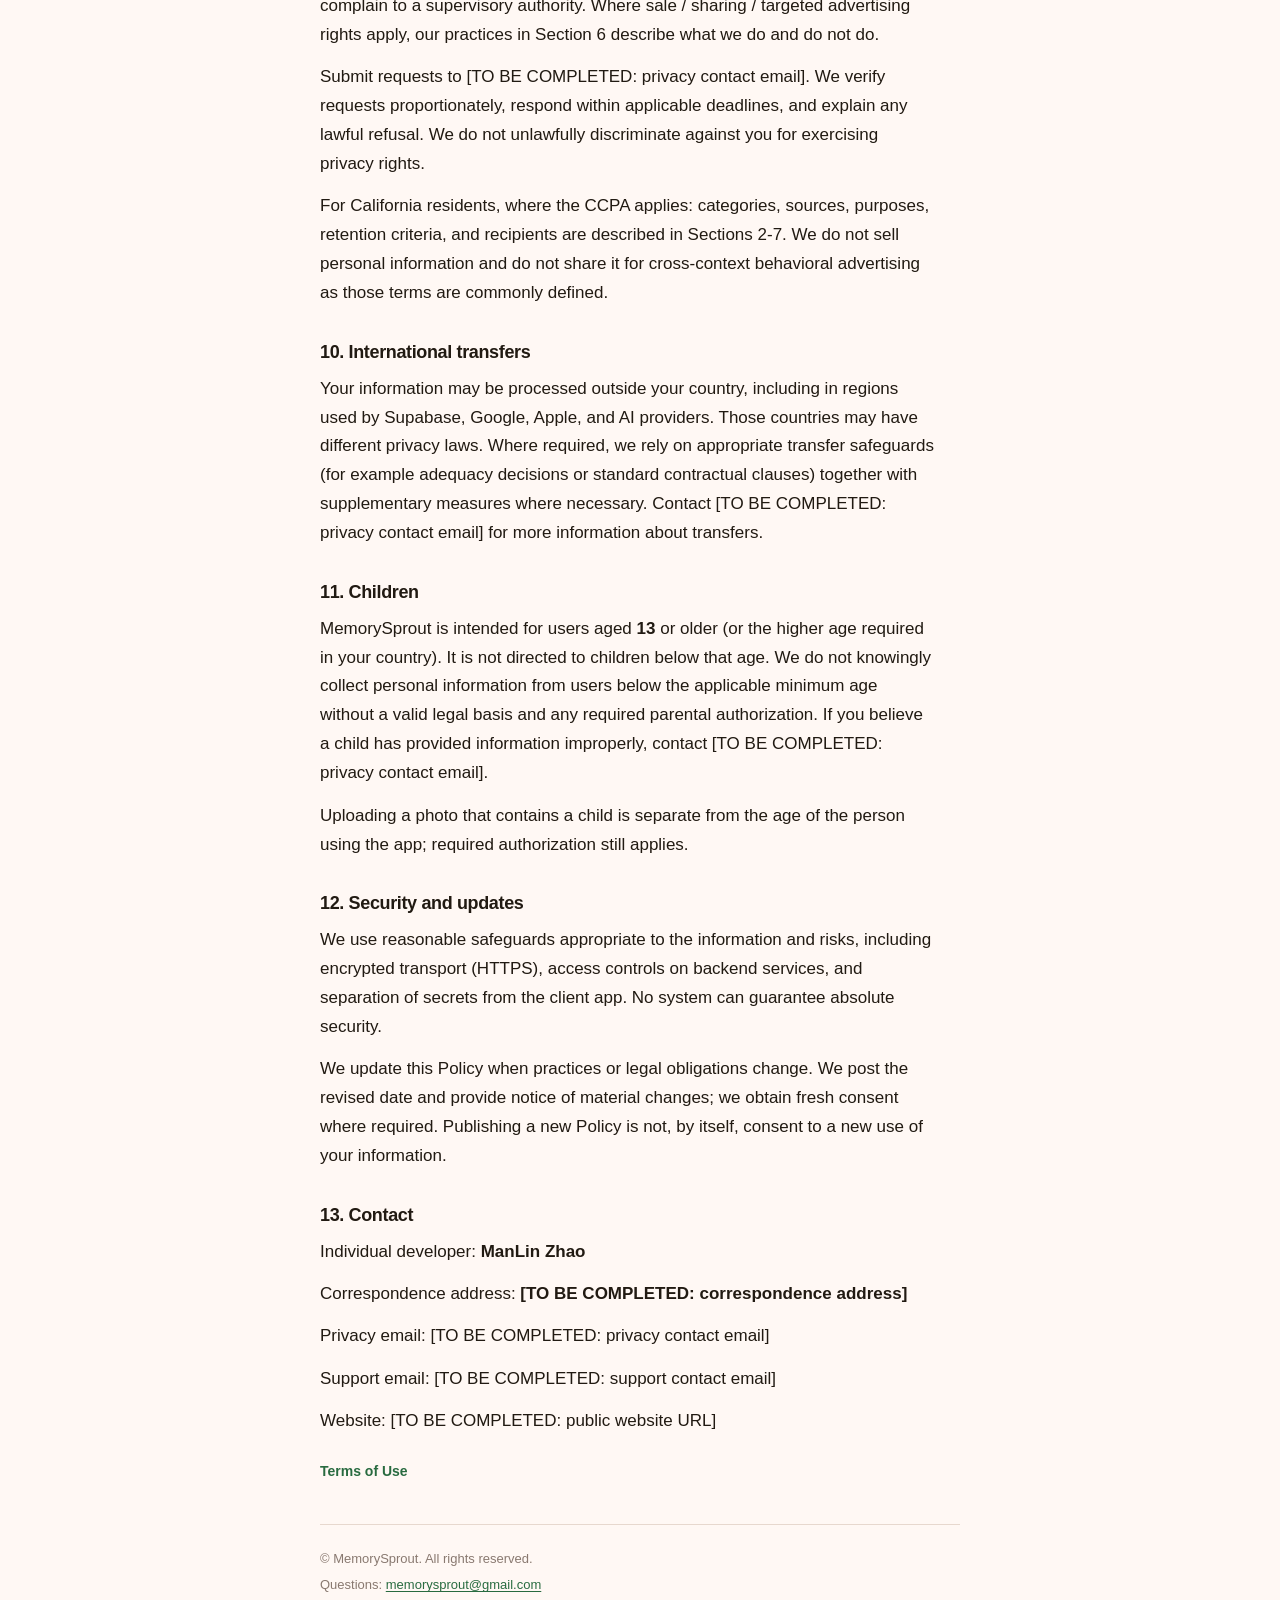
<file: legal/privacy.html>
<!DOCTYPE html>
<html lang="en">
<head>
  <meta charset="utf-8" />
  <meta name="viewport" content="width=device-width, initial-scale=1, viewport-fit=cover" />
  <meta name="color-scheme" content="light dark" />
  <meta name="format-detection" content="telephone=no" />
  <title>Privacy Policy · MemorySprout</title>
  <link rel="stylesheet" href="styles.css" />
</head>
<body>
  <header class="topbar">
    <div class="topbar-inner">
      <a class="brand" href="index.html"><strong>MemorySprout</strong> Legal</a>
      <div class="lang-switch" role="group" aria-label="Language">
        <button type="button" data-lang="en" aria-pressed="true">English</button>
        <button type="button" data-lang="zh" aria-pressed="false">中文</button>
      </div>
    </div>
  </header>

  <main class="shell">
    <div class="lang-panel" data-lang="en">
      <h1>Privacy Policy</h1>
      <div class="meta">
        <p></p>
        <p>MemorySprout · Developer: ManLin Zhao</p>
      </div>
      <article>
<p>Effective date: 2026-09-30</p>
<p>Last updated: 2026-09-30</p>
<h2 id="1-who-we-are">1. Who we are</h2>
<p>MemorySprout is developed and operated by the individual developer <strong>ManLin Zhao</strong>, whose correspondence address is <strong>[TO BE COMPLETED: correspondence address]</strong> (&quot;we&quot;, &quot;us&quot;, or &quot;our&quot;). We are responsible for the personal information described in this Policy.</p>
<p>Privacy contact: [TO BE COMPLETED: privacy contact email]</p>
<p>Support contact: [TO BE COMPLETED: support contact email]</p>
<p>Website: [TO BE COMPLETED: public website URL]</p>
<p>MemorySprout is an iOS app that helps you turn selected photos into Memories: cloud AI analysis can produce a short Story and related generated imagery (such as postcard-style artwork), which you can edit, save, and share. This Policy explains how we handle information when you use the app and its supporting backend services. It covers both in-app SDKs and providers reached through our server APIs.</p>
<h2 id="2-information-we-process">2. Information we process</h2>
<p><strong>Photos and Memory content.</strong> We process the photos you choose and upload for Create / Sprout, compressed copies used for analysis, generated Stories and artwork, edits you make, and related Memory records. Photos may contain faces, other people, text, locations, or sensitive details.</p>
<p><strong>Photo metadata.</strong> On device we may read EXIF and GPS information from a selected photo to derive capture time and, when helpful, an approximate place label. <strong>Raw GPS coordinates are not stored on our servers.</strong> We may store a boolean flag indicating whether the photo contained location metadata (<code>contains_location_metadata</code>). Unnecessary EXIF is not required for cloud storage of your Memory assets.</p>
<p><strong>Account and authentication.</strong> You can use core features with a guest / anonymous session. If you sign in with <strong>Sign in with Apple</strong> or <strong>Google</strong>, we receive the account information permitted by your authorization, such as a provider user identifier and any name or email you choose to share. Apple may provide a Hide My Email relay address instead of your real email. We process authentication tokens as needed to verify sign-in and maintain your MemorySprout session. We do not receive your Apple ID or Google password. Signing in does not authorize us to access your Apple Photos library, Google Photos, Gmail, contacts, or other unrelated provider content.</p>
<p>Google Sign-In uses the standard identity scopes needed for sign-in (typically OpenID / email / profile). We do not request Google Photos or Drive scopes.</p>
<p><strong>Usage analytics.</strong> We use Google Analytics for Firebase to understand product usage (for example app interactions and events, session information, app-instance identifiers, device model, OS, app version, language, and approximate region). Analytics collection is enabled in the app. There is currently <strong>no separate in-app analytics opt-out toggle</strong>; you can use iOS system privacy controls that apply to your device.</p>
<p><strong>Crash and diagnostics.</strong> We use Firebase Crashlytics for crash reports, stack traces, app/device information, and installation identifiers. We may also send limited, non-secret diagnostic events to our backend (for example stable error codes and durations) to troubleshoot client-server issues. We do not intentionally put passwords, identity tokens, or full email addresses into diagnostic payloads.</p>
<p><strong>Operational logs.</strong> Our backend and infrastructure providers may process request metadata such as IP addresses, timestamps, and status codes as configured for security and reliability.</p>
<p><strong>Support.</strong> If you contact us, we process the contact details and message content you provide so we can respond.</p>
<h2 id="3-how-and-why-we-use-information">3. How and why we use information</h2>
<p>We use information to:</p>
<ul>
<li>provide Memory creation, Story / artwork generation, editing, saving, and sharing;</li>
<li>authenticate users, maintain guest and signed-in sessions, and sync Memories across devices when you are signed in;</li>
<li>reclaim guest Memories to your account after sign-in where that feature applies;</li>
<li>improve stability and understand product usage;</li>
<li>prevent abuse and meet legal obligations.</li>
</ul>
<p>Where European Economic Area or UK data protection law applies, our legal bases include: performance of a contract for processing needed to deliver the service you request; consent where the law requires it for optional processing; legitimate interests for proportionate security, abuse prevention, and necessary diagnostics after balancing your rights; and compliance with legal obligations.</p>
<p>Starting Create / Sprout with a selected photo is your request to process that photo through our cloud pipeline, including third-party AI providers described below. If you do not want a photo processed in the cloud, do not submit it for Create / Sprout.</p>
<h2 id="4-cloud-ai-processing">4. Cloud AI processing</h2>
<p>When you create a Memory, your selected photo (typically a compressed analysis copy) and related prompts or context travel through <strong>MemorySprout Edge Functions hosted on Supabase</strong>, then to one or more AI providers configured for that environment. Depending on configuration, providers may include:</p>
<ul>
<li><strong>DeepSeek</strong> (analysis);</li>
<li><strong>OpenRouter</strong> (analysis and/or image generation; may route to models such as Google Gemini image models);</li>
<li><strong>Alibaba Cloud DashScope / Qwen</strong> (analysis and/or image generation when enabled).</li>
</ul>
<p>Inputs can include image bytes and text context needed for Story analysis or postcard-style generation. Outputs include Story text, structured analysis fields, and generated image URLs or assets we associate with your Memory.</p>
<p>We do <strong>not</strong> use your photos or Stories to train our own AI models. Third-party providers process inputs to return results under their terms and our API configuration; they may retain limited data for abuse monitoring or as stated in their policies. We do not sell your photos for advertising.</p>
<p>AI-generated Stories and artwork are creative interpretations and may be inaccurate. They are not reliable statements about a person’s identity, health, emotions, or history. Upload only photos you have the right to use and share for this purpose. Avoid submitting sensitive personal data or identifiable photos of children unless you have the required authorization.</p>
<p>You can stop future AI processing by not creating new Memories. Deletion of already processed content is described below.</p>
<h2 id="5-device-permissions-and-your-choices">5. Device permissions and your choices</h2>
<p><strong>Photos.</strong> Selection uses the system photo picker. We only process photos you select for Create / Sprout or related flows. Access to a photo on your device does not by itself mean it has been uploaded for AI processing.</p>
<p><strong>Location.</strong> If a selected photo lacks EXIF coordinates, the app may request Location When In Use to help resolve an approximate place for display. Coordinates are used on device for that purpose and are not stored as raw GPS on our servers.</p>
<p><strong>Export and share.</strong> Saving or sharing a Memory uses iOS share / Photos flows you initiate. Content you export is subject to the destination you choose.</p>
<p><strong>Sign-in management.</strong> Profile → Account → Sign-in Methods lets you manage Apple / Google links when signed in. Sign out, revoke provider authorization, delete the app, Clear Personal Data, and Delete Account are different actions.</p>
<h2 id="6-when-we-disclose-information">6. When we disclose information</h2>
<p>We disclose information to providers that help deliver the service, including:</p>
<ul>
<li><strong>Supabase</strong> - authentication, Postgres database, object storage for uploaded photos and generated assets, and Edge Functions;</li>
<li><strong>Apple</strong> - Sign in with Apple;</li>
<li><strong>Google</strong> - Google Sign-In, Firebase Analytics, Firebase Crashlytics;</li>
<li><strong>AI providers</strong> listed in Section 4.</li>
</ul>
<p>Google privacy information: https://policies.google.com/privacy</p>
<p>Firebase privacy: https://firebase.google.com/support/privacy</p>
<p>Supabase privacy: https://supabase.com/privacy</p>
<p>We require providers that process information on our behalf to apply appropriate contractual and security protections consistent with this Policy and applicable law.</p>
<p>We may disclose information when legally required, to protect rights or safety, or in connection with a transfer of the app or related assets subject to applicable safeguards. Information you deliberately share or export is received by the destination you choose.</p>
<p><strong>Advertising, sale, and tracking.</strong> We do not sell personal information. We do not use your Memory photos for cross-context behavioral advertising. The app is not configured around IDFA-based advertising tracking. Product analytics via Firebase is used to improve MemorySprout, not to sell ads.</p>
<h2 id="7-storage-and-retention">7. Storage and retention</h2>
<p>Primary hosting and storage for account and Memory data is provided by <strong>Supabase</strong> (database and object storage). Processing regions depend on our Supabase project configuration and the regions used by AI providers.</p>
<p>Retention for photos, generated artwork, Stories, and account records depends on:</p>
<ul>
<li>whether you continue using the account;</li>
<li>whether you delete individual Memories or clear personal data;</li>
<li>whether you delete your account;</li>
<li>legal, security, or backup requirements.</li>
</ul>
<p>We do <strong>not</strong> apply a fixed automatic “delete after 90 days” rule to your Memory assets. We will not arbitrarily delete photos or generated content that represent your personal data assets unless you request deletion, the account is deleted, or law / security requires it.</p>
<p>Approximate practices for related systems:</p>
<ul>
<li><strong>Firebase Crashlytics:</strong> Google currently describes approximately 90 days before crash traces and associated identifiers begin to be removed from live and backup systems.</li>
<li><strong>Analytics:</strong> retained according to the Firebase project configuration.</li>
<li><strong>Operational logs and backups:</strong> retained for security and recovery on rotating schedules; residual copies may briefly outlive primary deletion.</li>
<li><strong>AI provider copies:</strong> subject to each provider’s API and abuse-monitoring retention.</li>
</ul>
<p>Content saved only on your device or shared with others is not automatically deleted when we delete our copies.</p>
<h2 id="8-account-deletion-and-personal-data-removal">8. Account deletion and personal data removal</h2>
<p>You can manage data in the app:</p>
<ul>
<li><strong>Clear Personal Data:</strong> Profile → Account → Clear Personal Data (removes uploaded / Memory data associated with the current account path as implemented).</li>
<li><strong>Delete Account:</strong> Profile → Account → Delete Account (permanent account deletion after confirmation).</li>
</ul>
<p>You may also contact [TO BE COMPLETED: privacy contact email] for assistance.</p>
<p>After account deletion, we delete or anonymize account-related data within a reasonable period, including authentication records, uploaded photos, generated artwork, Stories, and related history, subject to:</p>
<ul>
<li>legal obligations;</li>
<li>security and fraud prevention;</li>
<li>backup rotation cycles;</li>
<li>provider deletion timelines.</li>
</ul>
<p>Deleting your account does <strong>not</strong> automatically remove:</p>
<ul>
<li>files already saved locally on your device;</li>
<li>content you shared with others;</li>
<li>copies retained by third-party destinations you chose;</li>
<li>your Apple or Google account itself.</li>
</ul>
<h2 id="9-your-privacy-rights">9. Your privacy rights</h2>
<p>Depending on where you live, you may have rights to access, correct, delete, restrict or object to processing, receive a portable copy, withdraw consent, and complain to a supervisory authority. Where sale / sharing / targeted advertising rights apply, our practices in Section 6 describe what we do and do not do.</p>
<p>Submit requests to [TO BE COMPLETED: privacy contact email]. We verify requests proportionately, respond within applicable deadlines, and explain any lawful refusal. We do not unlawfully discriminate against you for exercising privacy rights.</p>
<p>For California residents, where the CCPA applies: categories, sources, purposes, retention criteria, and recipients are described in Sections 2-7. We do not sell personal information and do not share it for cross-context behavioral advertising as those terms are commonly defined.</p>
<h2 id="10-international-transfers">10. International transfers</h2>
<p>Your information may be processed outside your country, including in regions used by Supabase, Google, Apple, and AI providers. Those countries may have different privacy laws. Where required, we rely on appropriate transfer safeguards (for example adequacy decisions or standard contractual clauses) together with supplementary measures where necessary. Contact [TO BE COMPLETED: privacy contact email] for more information about transfers.</p>
<h2 id="11-children">11. Children</h2>
<p>MemorySprout is intended for users aged <strong>13</strong> or older (or the higher age required in your country). It is not directed to children below that age. We do not knowingly collect personal information from users below the applicable minimum age without a valid legal basis and any required parental authorization. If you believe a child has provided information improperly, contact [TO BE COMPLETED: privacy contact email].</p>
<p>Uploading a photo that contains a child is separate from the age of the person using the app; required authorization still applies.</p>
<h2 id="12-security-and-updates">12. Security and updates</h2>
<p>We use reasonable safeguards appropriate to the information and risks, including encrypted transport (HTTPS), access controls on backend services, and separation of secrets from the client app. No system can guarantee absolute security.</p>
<p>We update this Policy when practices or legal obligations change. We post the revised date and provide notice of material changes; we obtain fresh consent where required. Publishing a new Policy is not, by itself, consent to a new use of your information.</p>
<h2 id="13-contact">13. Contact</h2>
<p>Individual developer: <strong>ManLin Zhao</strong></p>
<p>Correspondence address: <strong>[TO BE COMPLETED: correspondence address]</strong></p>
<p>Privacy email: [TO BE COMPLETED: privacy contact email]</p>
<p>Support email: [TO BE COMPLETED: support contact email]</p>
<p>Website: [TO BE COMPLETED: public website URL]</p>
      </article>
      <nav class="web-only-nav" aria-label="Related">
        <a href="terms.html">Terms of Use</a>
      </nav>
    </div>

    <div class="lang-panel" data-lang="zh" hidden>
      <h1>隐私政策</h1>
      <div class="meta">
        <p></p>
        <p>MemorySprout · 开发者：赵曼琳（ManLin Zhao）</p>
      </div>
      <article>
<p>生效日期：2026-09-30</p>
<p>最后更新日期：2026-09-30</p>
<p>通信地址与适用法律管辖地仍标为【待填写】，须在正式上架前补全。</p>
<h2 id="1-关于我们及本政策">1 关于我们及本政策</h2>
<p>MemorySprout 由个人开发者<strong>ManLin Zhao</strong>开发和运营，通信地址为<strong>【待填写：通信地址】</strong>。本政策中的“我们”均指该开发者。我们对所述个人信息处理承担责任。</p>
<p>隐私联系：【待填写：隐私联系邮箱】</p>
<p>支持联系：【待填写：支持联系邮箱】</p>
<p>网站：【待填写：公开网站 URL】</p>
<p>MemorySprout 是一款 iOS 应用，帮助您将所选照片转化为 Memory：云端 AI 可生成简短 Story 及相关成片（如明信片风格图像），您可编辑、保存与分享。本政策说明您使用应用及相关后台服务时我们如何处理信息，既覆盖应用内 SDK，也覆盖通过服务器 API 调用的服务商。</p>
<h2 id="2-处理的信息">2 处理的信息</h2>
<p><strong>照片与 Memory 内容。</strong> 我们处理您在 Create / Sprout 中选择并上传的照片、用于分析的压缩图、生成的 Story 与成片、您的编辑结果及相关 Memory 记录。照片可能包含人脸、他人、文字、位置或敏感信息。</p>
<p><strong>照片元数据。</strong> 本机可能读取所选照片的 EXIF / GPS，用于推断拍摄时间，并在需要时生成大致地点标签。<strong>原始 GPS 坐标不会入库。</strong> 我们可能仅保存“该照片是否含有位置元数据”的布尔标志（<code>contains_location_metadata</code>）。云端保存 Memory 资产不要求保留多余 EXIF。</p>
<p><strong>账户与认证。</strong> 您可以以访客 / 匿名会话使用核心功能。若使用 <strong>通过 Apple 登录</strong> 或 <strong>Google 登录</strong>，我们会接收您授权范围内的账户信息，例如提供方用户标识，以及您选择共享的姓名或电子邮箱。Apple 可能提供“隐藏我的邮箱”转发地址。我们处理维持会话所需的认证信息。我们不会获取您的 Apple ID 或 Google 密码。登录本身不授权我们访问 Apple 相册、Google 相册、Gmail、通讯录或其他无关服务。</p>
<p>Google 登录使用标准身份范围（通常为 OpenID / email / profile），不申请 Google Photos 或 Drive 权限。</p>
<p><strong>使用统计。</strong> 我们使用 Google Analytics for Firebase 了解产品使用情况（例如交互事件、会话、应用实例标识、设备型号、系统、版本、语言及大致地区）。应用内已启用 Analytics，<strong>目前没有单独的应用内统计开关</strong>；您可使用 iOS 系统提供的相关隐私控制。</p>
<p><strong>崩溃与诊断。</strong> 我们使用 Firebase Crashlytics 处理崩溃报告、堆栈、应用/设备信息与安装标识。还可能向后端发送有限、非密钥的诊断事件（例如稳定错误码与耗时）以便排查联调问题。我们不会故意将密码、身份令牌或完整邮箱写入诊断载荷。</p>
<p><strong>运行日志。</strong> 后台与基础设施服务商可能按配置处理 IP、时间戳、状态码等请求元数据。</p>
<p><strong>支持。</strong> 您联系我们时，我们处理您提供的联系方式与消息内容以便回复。</p>
<h2 id="3-处理目的及法律依据">3 处理目的及法律依据</h2>
<p>我们使用相关信息以：</p>
<ul>
<li>提供 Memory 创建、Story / 成片生成、编辑、保存与分享；</li>
<li>认证用户、维持访客与登录会话，并在登录后支持跨设备同步；</li>
<li>在适用情况下将访客 Memory 归属到登录账户；</li>
<li>改善稳定性并了解产品使用；</li>
<li>防止滥用并履行法律义务。</li>
</ul>
<p>如适用欧洲经济区或英国数据保护法律，处理依据包括：为提供您请求的服务而履行合同；依法需同意时的同意；在权衡您的权益后基于合法利益开展适度的安全、防滥用与必要诊断；以及履行法律义务。</p>
<p>您选择照片并开始 Create / Sprout，即表示请求将该照片经我们的云端流程处理（含下文第三方 AI）。若您不希望照片进入云端处理，请勿提交 Create / Sprout。</p>
<h2 id="4-云端-ai-处理">4 云端 AI 处理</h2>
<p>创建 Memory 时，所选照片（通常为压缩分析图）及相关提示/上下文会经 <strong>托管在 Supabase 上的 MemorySprout Edge Functions</strong>，再发送至当前环境配置的一个或多个 AI 服务商。视配置可能包括：</p>
<ul>
<li><strong>DeepSeek</strong>（分析）；</li>
<li><strong>OpenRouter</strong>（分析及/或生图；可能路由至如 Google Gemini 图像模型等）；</li>
<li><strong>阿里云 DashScope / 通义千问</strong>（在启用时用于分析及/或生图）。</li>
</ul>
<p>输入可包含图像字节及 Story 分析或明信片生成所需的文本上下文。输出包括 Story 文本、结构化分析字段，以及与您的 Memory 关联的生成图像资源。</p>
<p>我们<strong>不会</strong>用您的照片或 Story 训练自有 AI 模型。第三方服务商按自身条款及我们的 API 配置处理输入以返回结果；可能因滥用监测或按其政策短暂留存。我们不会出售您的照片用于广告。</p>
<p>AI 生成的 Story 与成片属于创作性解释，可能不准确，不能作为关于人物身份、健康、情绪或经历的可靠事实陈述。请仅上传您有权使用且有权分享的照片。除非已取得必要授权，请避免提交敏感个人信息或可识别儿童身份的照片。</p>
<p>停止创建新的 Memory 即可停止后续 AI 处理。已处理内容的删除见下文。</p>
<h2 id="5-设备权限及您的选择">5 设备权限及您的选择</h2>
<p><strong>照片。</strong> 通过系统照片选择器选取；我们仅处理您为 Create / Sprout 等相关流程选择的照片。允许访问设备照片本身，不等于已同意上传至云端 AI。</p>
<p><strong>位置。</strong> 若所选照片缺少 EXIF 坐标，应用可能请求“使用期间的位置”以解析大致地点用于展示。坐标用于本机解析，<strong>不会以原始 GPS 形式入库</strong>。</p>
<p><strong>导出与分享。</strong> 保存或分享 Memory 使用您发起的 iOS 分享 / 相册流程，目的地规则由其自行适用。</p>
<p><strong>登录管理。</strong> 个人中心 → 账户 → 登录方式，可管理 Apple / Google 关联。退出登录、撤销提供方授权、删除应用、清除个人数据与注销账户是不同操作。</p>
<h2 id="6-信息披露及服务商">6 信息披露及服务商</h2>
<p>我们会向协助提供服务的服务商披露信息，包括：</p>
<ul>
<li><strong>Supabase</strong> - 认证、Postgres、对象存储（上传照片与生成资产）及 Edge Functions；</li>
<li><strong>Apple</strong> - 通过 Apple 登录；</li>
<li><strong>Google</strong> - Google 登录、Firebase Analytics、Firebase Crashlytics；</li>
<li><strong>第 4 节所列 AI 服务商</strong>。</li>
</ul>
<p>Google 隐私说明：https://policies.google.com/privacy</p>
<p>Firebase 隐私：https://firebase.google.com/support/privacy</p>
<p>Supabase 隐私：https://supabase.com/privacy</p>
<p>对于代表我们处理信息的服务商，我们要求其采取与本政策及适用法律相符的合同与安全保护。</p>
<p>我们可能在法律要求、保护合法权益或安全所必需时披露信息；应用或相关业务转让时，也可能在适用保障下转移信息。您主动分享或导出的信息由您选择的目的地接收。</p>
<p><strong>广告、出售与追踪。</strong> 我们不出售个人信息。我们不会将 Memory 照片用于跨情境行为广告。应用不以基于 IDFA 的广告追踪为核心配置。Firebase 产品分析用于改进 MemorySprout，而非售卖广告。</p>
<h2 id="7-存储及保存期限">7 存储及保存期限</h2>
<p>账户与 Memory 数据的主要托管与存储由 <strong>Supabase</strong>（数据库与对象存储）提供。处理地区取决于我们的 Supabase 项目配置及 AI 服务商所在地区。</p>
<p>照片、成片、Story 与账户记录的保存期限取决于：</p>
<ul>
<li>您是否继续使用账户；</li>
<li>您是否删除单条 Memory 或清除个人数据；</li>
<li>您是否注销账户；</li>
<li>法律、安全或备份要求。</li>
</ul>
<p>我们<strong>不会</strong>对 Memory 资产适用固定的“满 90 天自动删除”规则。除非您请求删除、账户已注销，或法律/安全要求，我们不会随意删除作为您个人数据资产保存的照片或生成内容。</p>
<p>相关系统大致情况：</p>
<ul>
<li><strong>Firebase Crashlytics：</strong> Google 当前说明约为 90 天后开始从线上及备份系统删除崩溃堆栈及关联标识。</li>
<li><strong>Analytics：</strong> 按 Firebase 项目配置留存。</li>
<li><strong>运行日志与备份：</strong> 按安全与恢复需要轮转；主删除后可能短暂残留。</li>
<li><strong>AI 服务商副本：</strong> 受各服务商 API 及滥用监测留存规则约束。</li>
</ul>
<p>仅保存在您设备或已分享给他人的内容，不会因我们删除己方副本而自动消失。</p>
<h2 id="8-账号删除和个人数据删除">8 账号删除和个人数据删除</h2>
<p>您可在应用内管理数据：</p>
<ul>
<li><strong>清除个人数据：</strong> 个人中心 → 账户 → 清除个人数据（按实现删除与当前账户路径关联的上传 / Memory 数据）。</li>
<li><strong>注销账户：</strong> 个人中心 → 账户 → 注销账户（确认后永久注销）。</li>
</ul>
<p>也可联系 【待填写：隐私联系邮箱】 寻求协助。</p>
<p>账户注销后，我们将在合理期限内删除或匿名化账户相关数据，包括认证信息、上传照片、生成成片、Story 及相关历史，但仍受以下约束：</p>
<ul>
<li>法律义务；</li>
<li>安全与防欺诈；</li>
<li>备份轮转周期；</li>
<li>服务商删除时限。</li>
</ul>
<p>注销账户<strong>不会</strong>自动删除：</p>
<ul>
<li>已保存在设备本地的文件；</li>
<li>您已分享给他人的内容；</li>
<li>您选择的第三方目的地中的副本；</li>
<li>您的 Apple 或 Google 账户本身。</li>
</ul>
<h2 id="9-您的隐私权利">9 您的隐私权利</h2>
<p>根据所在地及适用法律，您可能享有查阅、更正、删除、限制或反对处理、数据可携带、撤回同意，以及向监管机构投诉等权利。若涉及出售/共享/定向广告相关权利，第 6 节说明了我们实际做什么与不做什么。</p>
<p>请将请求发送至 【待填写：隐私联系邮箱】。我们会进行适度核验，在法定期限内回应，并说明依法拒绝的理由。我们不会因您行使隐私权而实施违法歧视。</p>
<p>对于加州居民，在 CCPA 适用时：收集类别、来源、目的、保存标准及接收方见第 2-7 节。我们不出售个人信息，也不为跨情境行为广告共享个人信息（按通常定义）。</p>
<h2 id="10-国际数据传输">10 国际数据传输</h2>
<p>您的信息可能在您所在国家或地区之外处理，包括 Supabase、Google、Apple 及 AI 服务商使用的地区。不同国家可能适用不同隐私法律。如有法律要求，我们会采用适当的转移保障（例如充分性认定或标准合同条款），并在必要时采取补充措施。更多信息请联系 【待填写：隐私联系邮箱】。</p>
<h2 id="11-儿童及年龄要求">11 儿童及年龄要求</h2>
<p>MemorySprout 面向年满 <strong>13</strong> 岁（或您所在国家要求的更高年龄）的用户，不以低于该年龄的儿童为目标。对于低于适用最低年龄的用户，我们不会在缺乏有效法律依据及必要监护人授权的情况下，明知而收集其个人信息。如您认为儿童不当提供了信息，请联系 【待填写：隐私联系邮箱】。</p>
<p>照片中是否包含儿童，与应用使用者的年龄是不同问题；所需授权仍然适用。</p>
<h2 id="12-安全及政策更新">12 安全及政策更新</h2>
<p>我们根据所处理信息及相关风险采取合理保护措施，包括 HTTPS 传输加密、后台访问控制，以及密钥与客户端分离。任何系统都无法保证绝对安全。</p>
<p>数据处理方式或法律义务变化时，我们会更新本政策、公布修订日期，并对重大变化提供通知；如依法需要，将重新取得同意。发布新版政策本身不代表您已同意将信息用于新的目的。</p>
<h2 id="13-联系我们">13 联系我们</h2>
<p>个人开发者：<strong>ManLin Zhao</strong></p>
<p>通信地址：<strong>【待填写：通信地址】</strong></p>
<p>隐私邮箱：【待填写：隐私联系邮箱】</p>
<p>支持邮箱：【待填写：支持联系邮箱】</p>
<p>网站：【待填写：公开网站 URL】</p>
      </article>
      <nav class="web-only-nav" aria-label="相关">
        <a href="terms.html">使用条款</a>
      </nav>
    </div>

    <footer class="footer">
      <p>© MemorySprout. All rights reserved.</p>
      <p class="web-only-footer-links">Questions: <a href="mailto:memorysprout@gmail.com">memorysprout@gmail.com</a></p>
    </footer>
  </main>
  <script>

(function () {
  var params = new URLSearchParams(window.location.search);
  var embed = params.get("embed") === "1" || params.get("embed") === "true"
    || document.documentElement.classList.contains("app-embed")
    || window.__msLegalEmbed === true;
  if (embed) document.documentElement.classList.add("app-embed");

  function normalize(raw) {
    raw = (raw || "").toLowerCase();
    if (raw.indexOf("zh") === 0 || raw === "cn" || raw === "hans") return "zh";
    return "en";
  }

  var raw = params.get("lang") || window.__msLegalLang || "";
  var lang = normalize(raw);
  try {
    if (!raw && !embed && /zh/i.test(navigator.language || "")) lang = "zh";
  } catch (e) {}

  function apply(next) {
    lang = next === "zh" ? "zh" : "en";
    document.documentElement.lang = lang === "zh" ? "zh-Hans" : "en";
    document.querySelectorAll(".lang-panel").forEach(function (el) {
      el.hidden = el.getAttribute("data-lang") !== lang;
    });
    document.querySelectorAll(".lang-switch button").forEach(function (btn) {
      btn.setAttribute("aria-pressed", btn.getAttribute("data-lang") === lang ? "true" : "false");
    });
    var title = document.querySelector('.lang-panel[data-lang="' + lang + '"] h1');
    if (title) document.title = title.textContent + " · MemorySprout";
    try {
      var u = new URL(window.location.href);
      u.searchParams.set("lang", lang === "zh" ? "zh-Hans" : "en");
      if (embed) u.searchParams.set("embed", "1");
      history.replaceState(null, "", u.pathname + u.search + u.hash);
    } catch (e) {}
  }

  window.__msApplyLegalLang = function (value) {
    apply(normalize(value));
  };

  document.querySelectorAll(".lang-switch button").forEach(function (btn) {
    btn.addEventListener("click", function () {
      apply(btn.getAttribute("data-lang"));
    });
  });

  apply(lang);
})();

  </script>
</body>
</html>
</file>
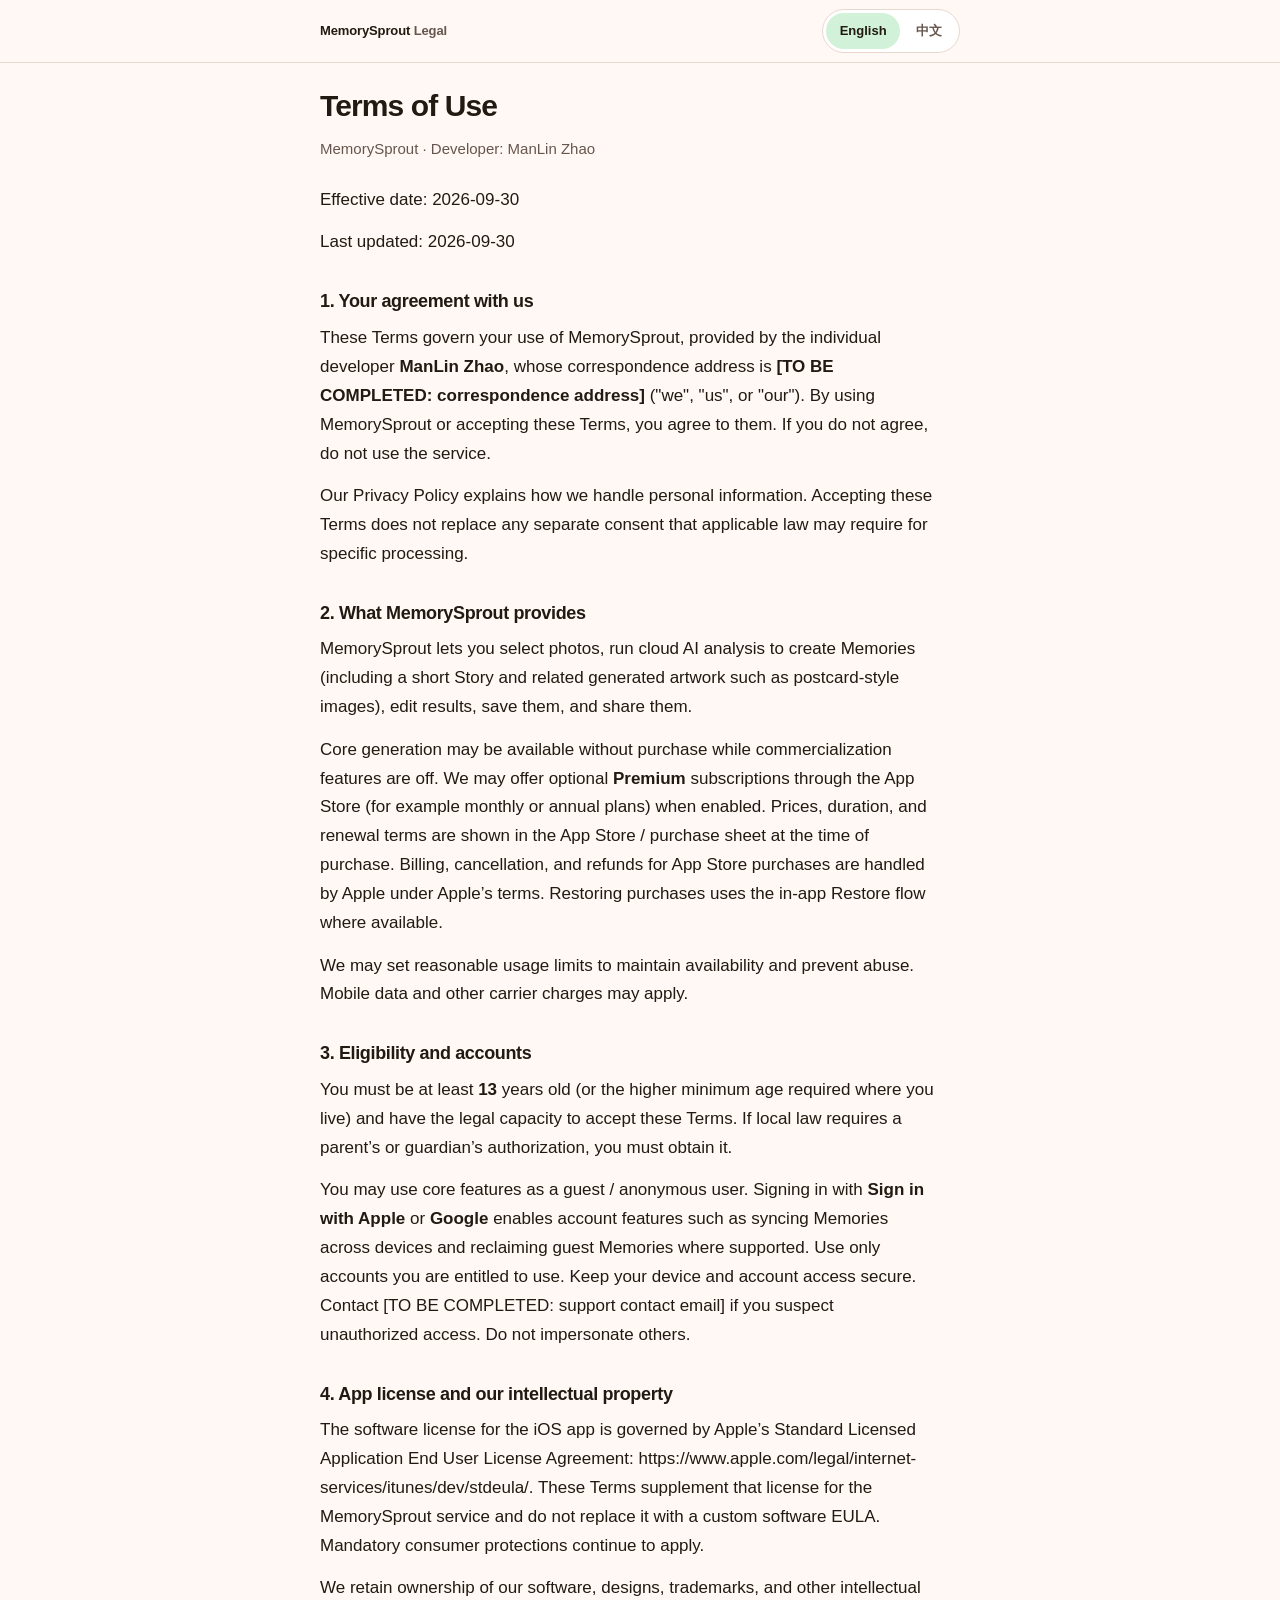
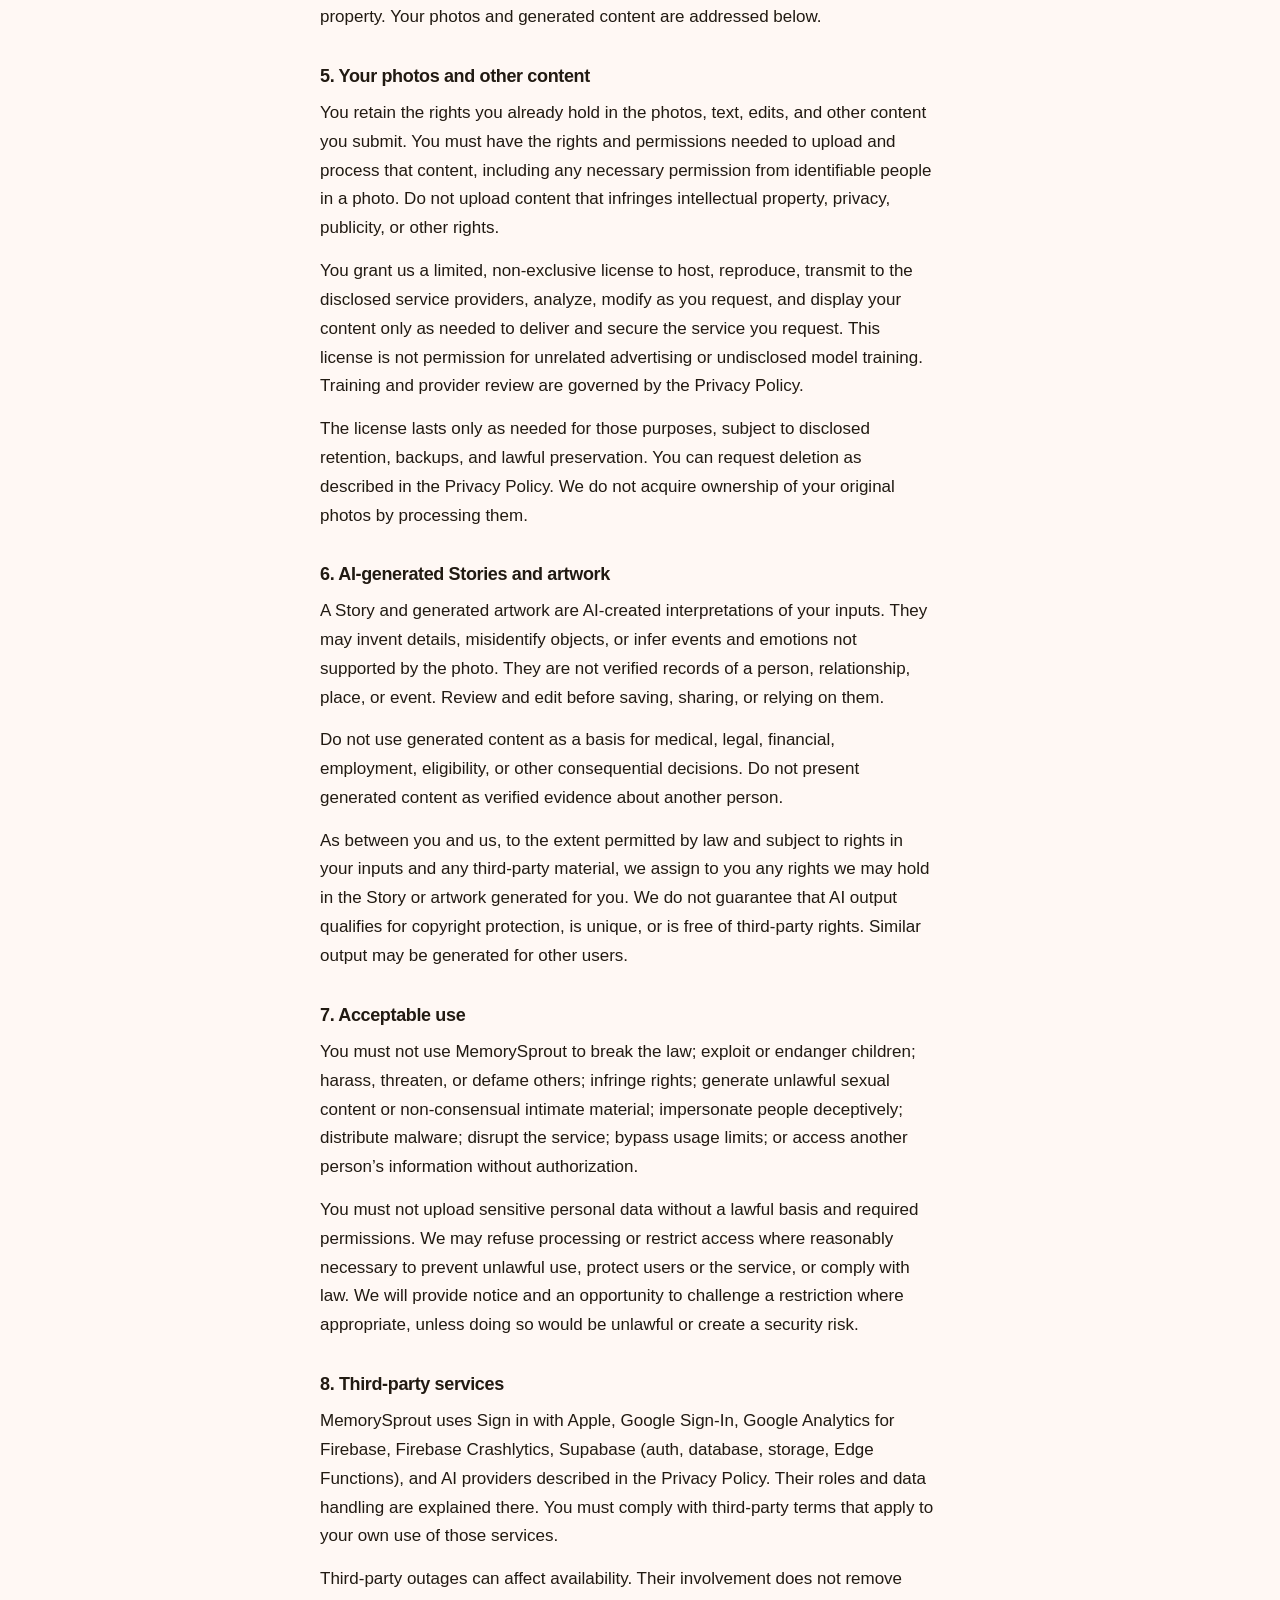
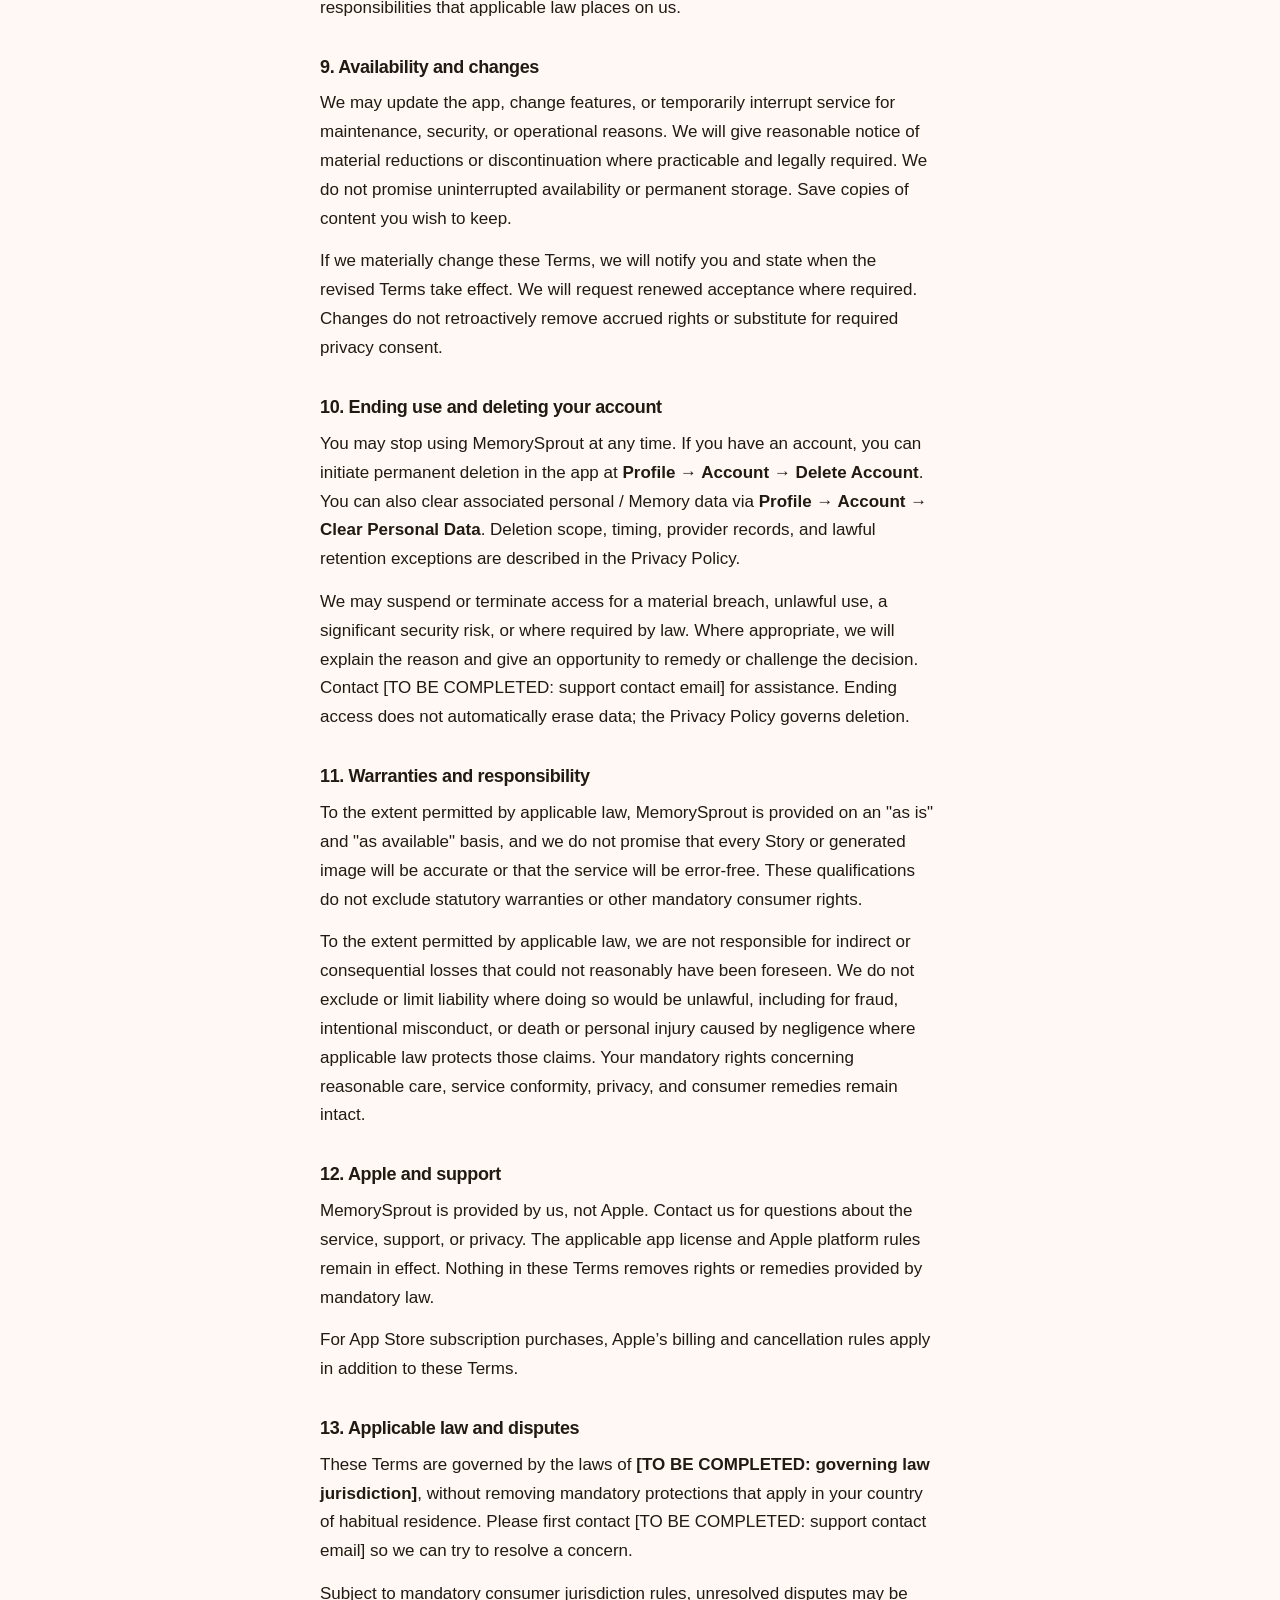
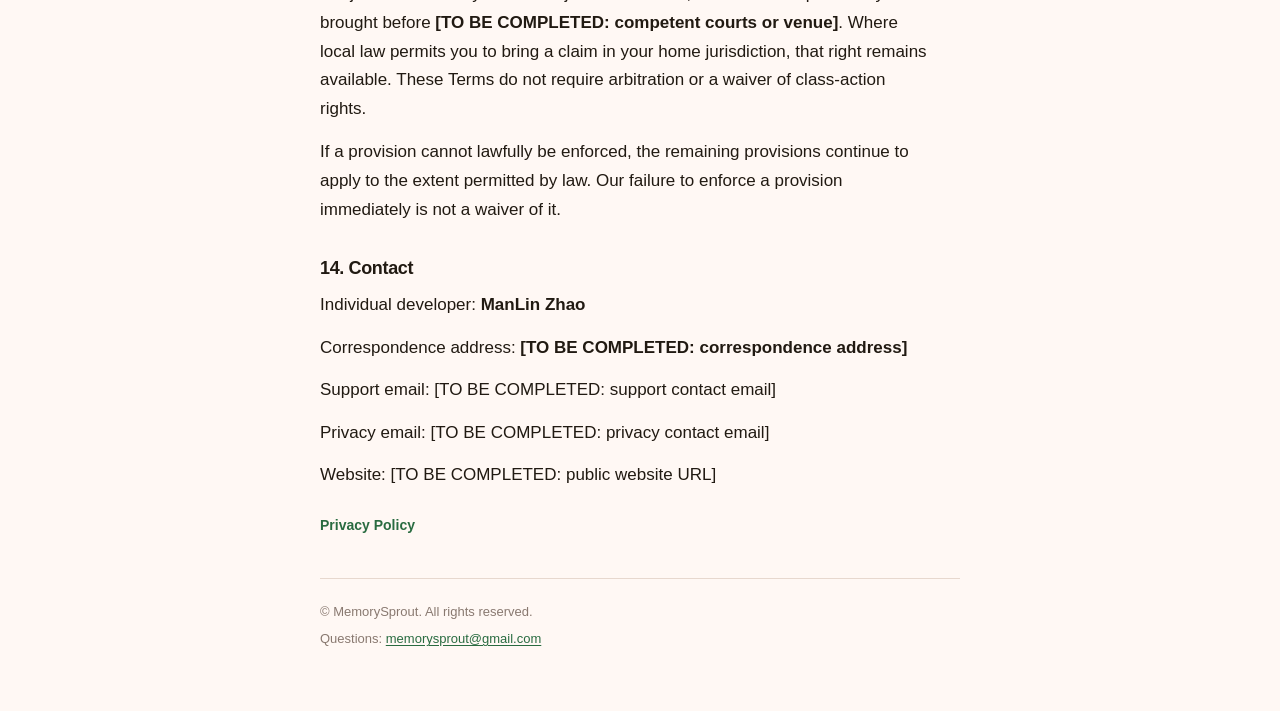
<file: legal/terms-en.html>
<!DOCTYPE html>
<html lang="en">
<head>
  <meta charset="utf-8" />
  <meta http-equiv="refresh" content="0;url=terms.html?lang=en" />
  <link rel="canonical" href="terms.html?lang=en" />
  <title>Redirecting…</title>
  <script>location.replace('terms.html?lang=en');</script>
</head>
<body>
  <p><a href="terms.html?lang=en">Continue</a></p>
</body>
</html>
</file>
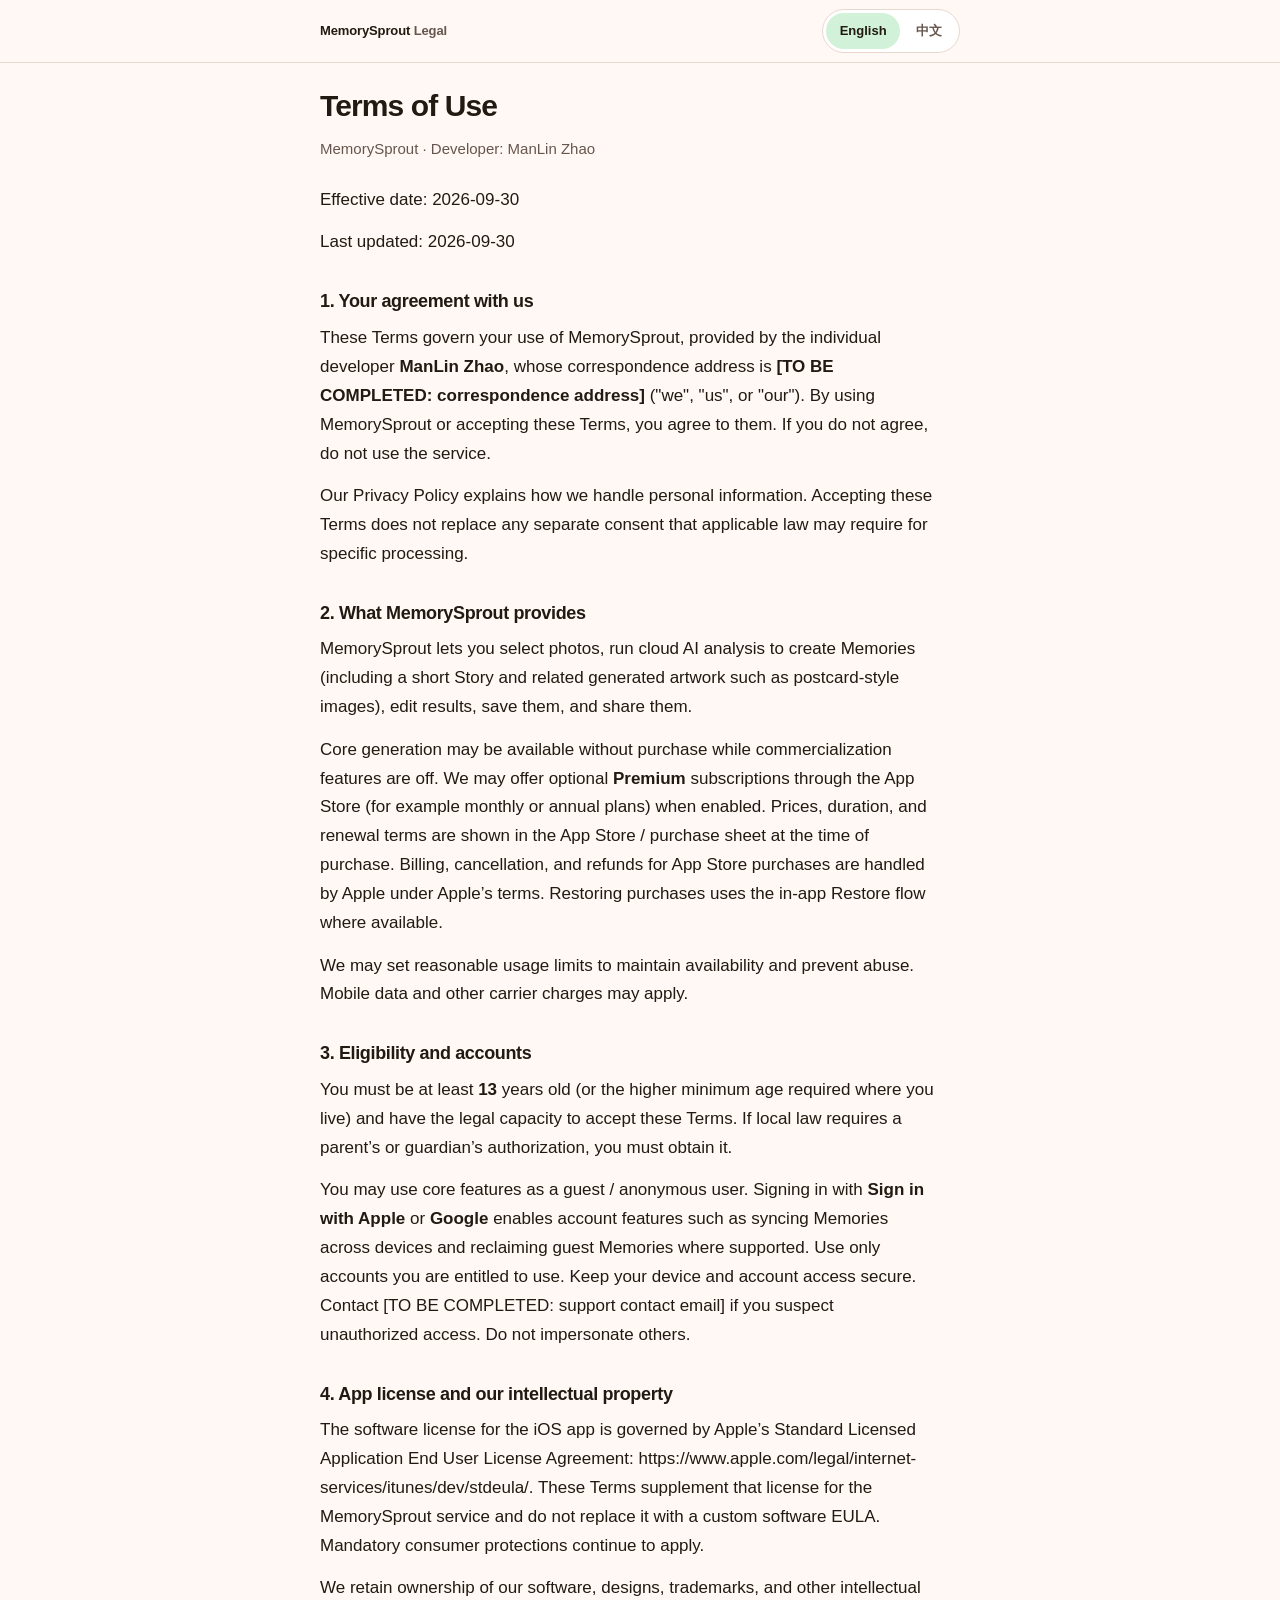
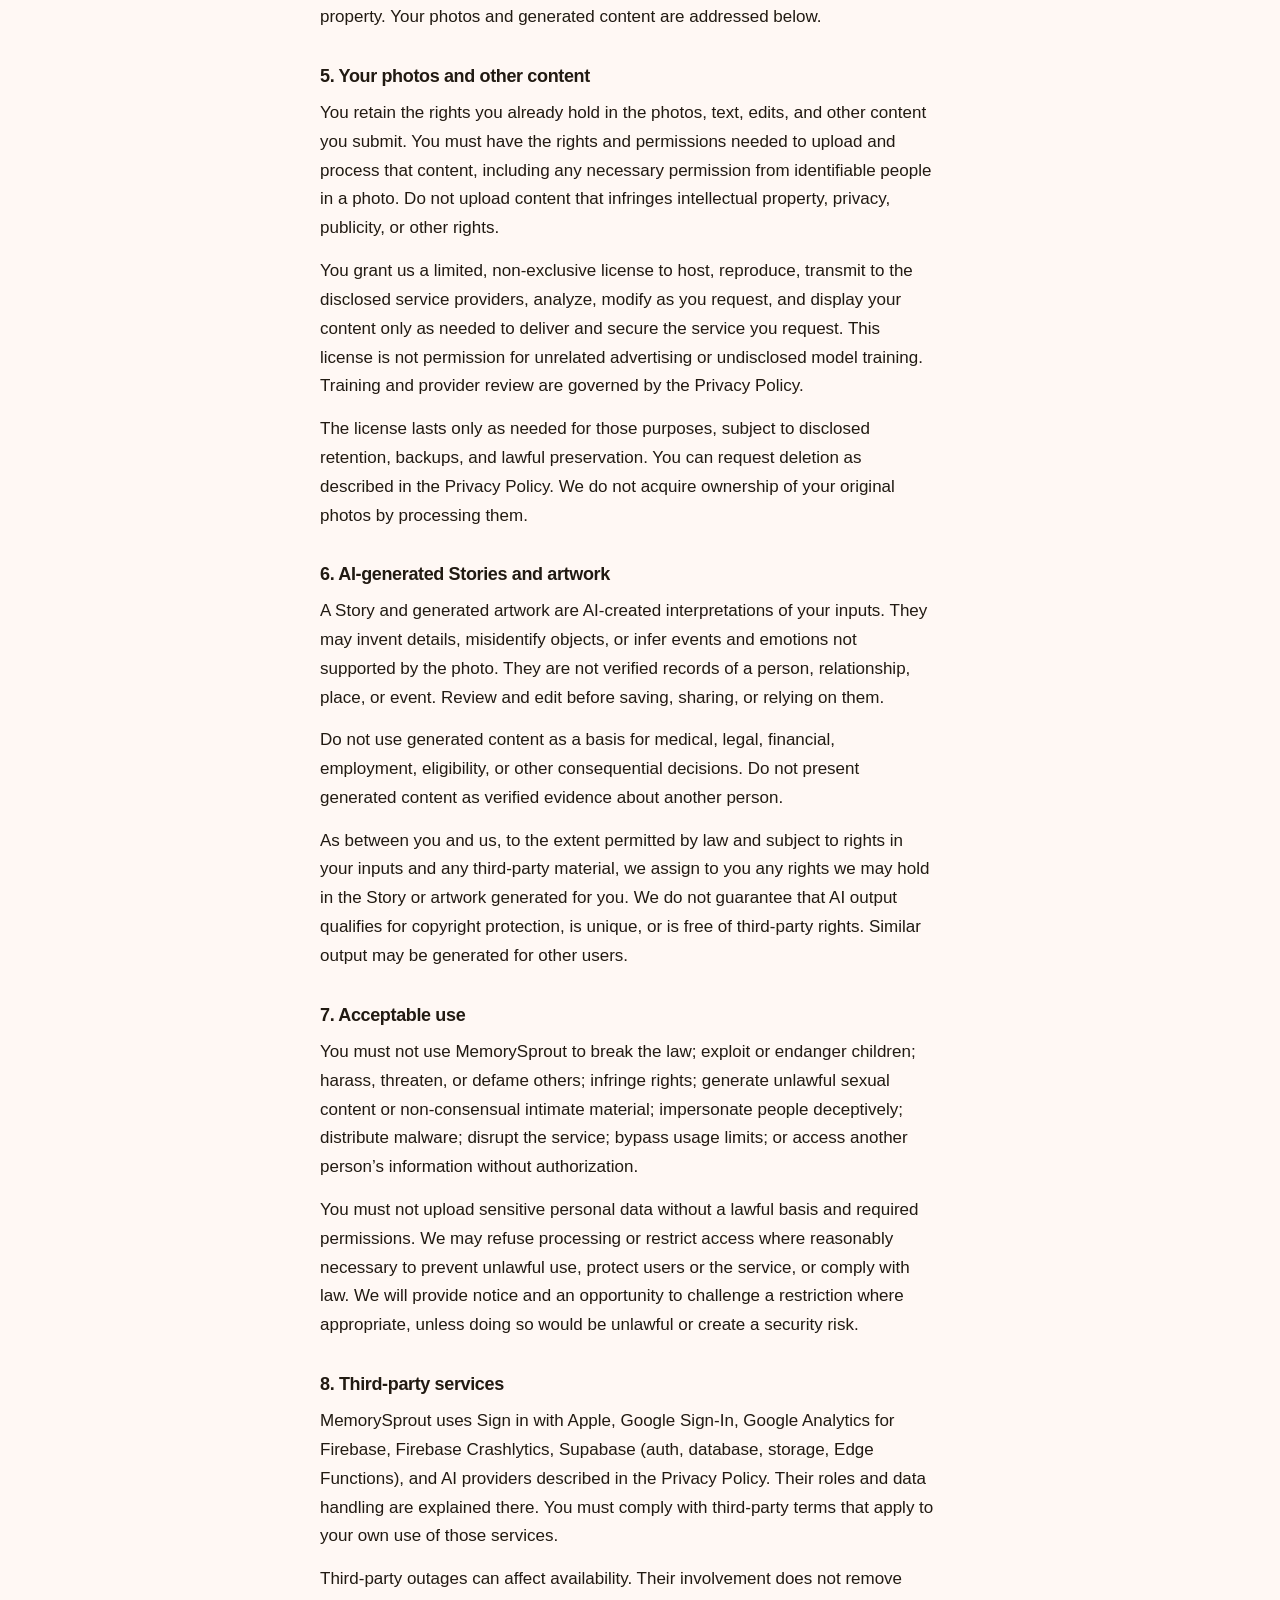
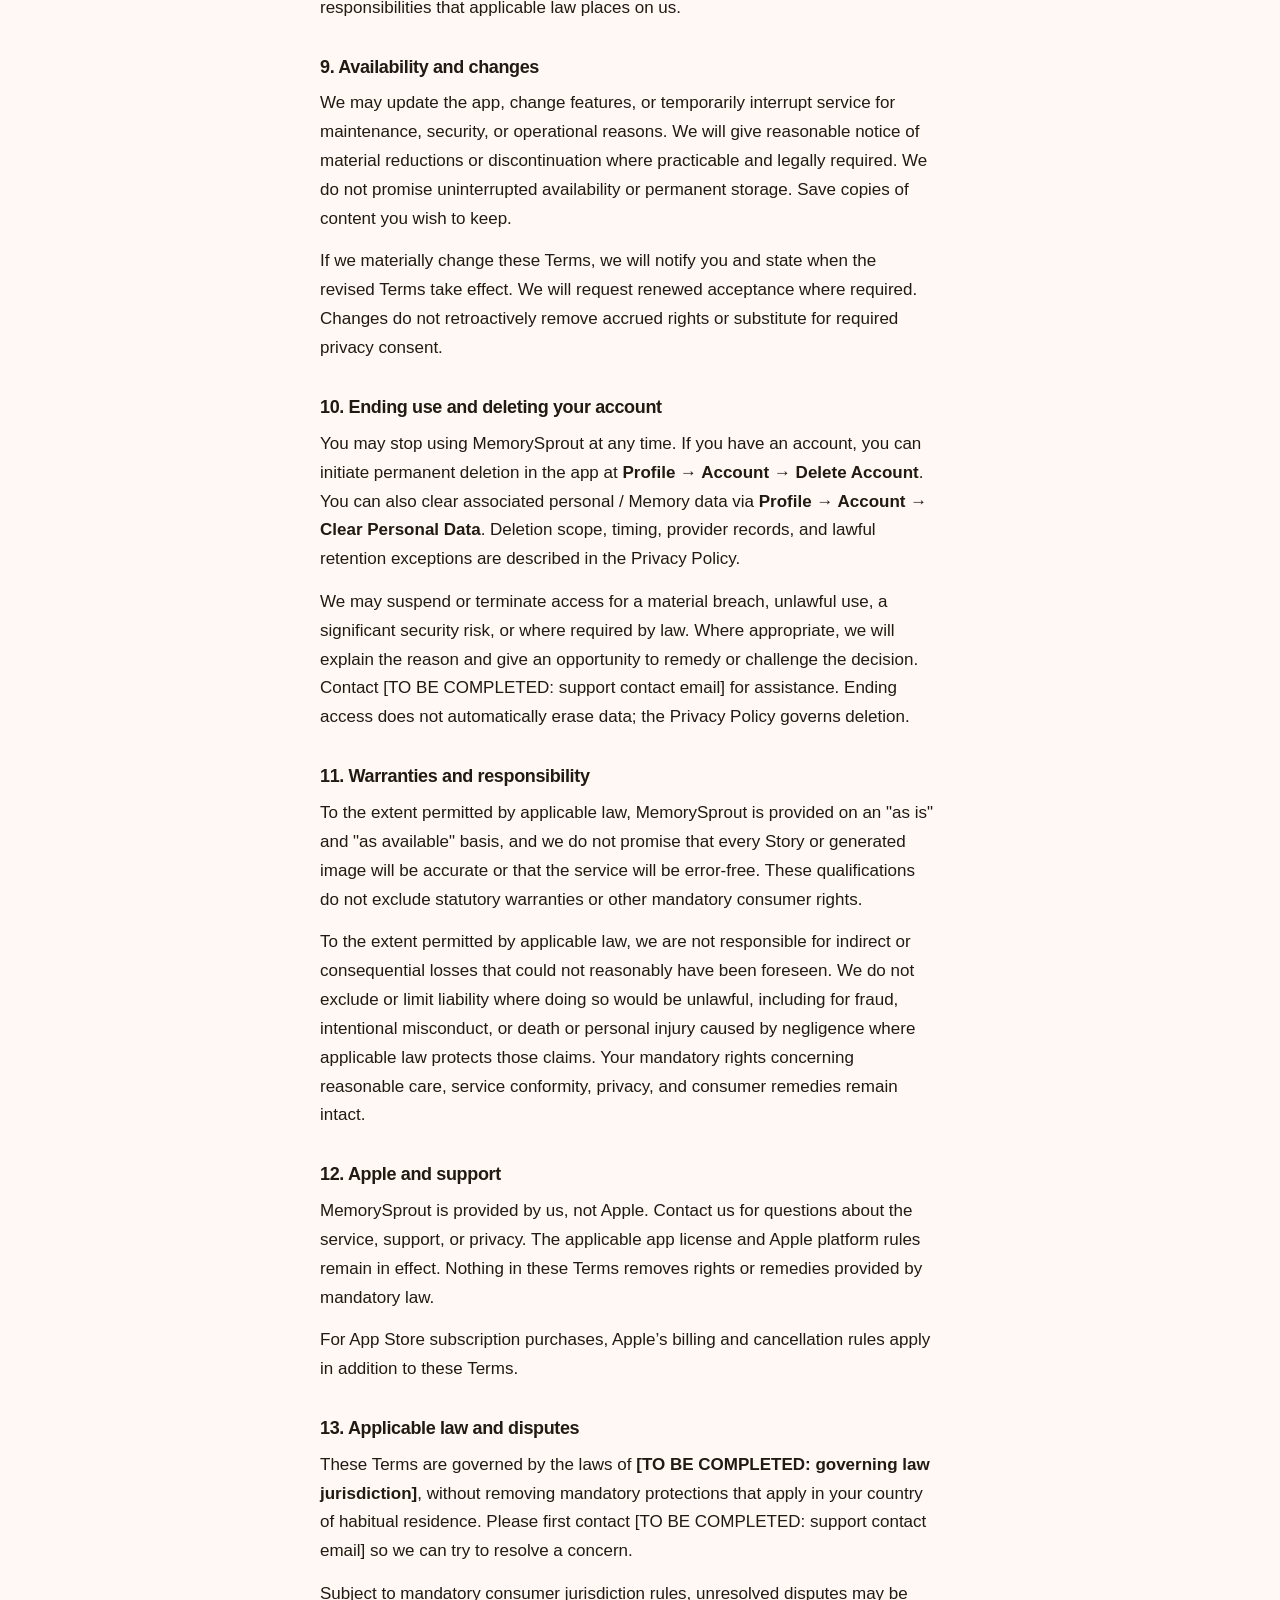
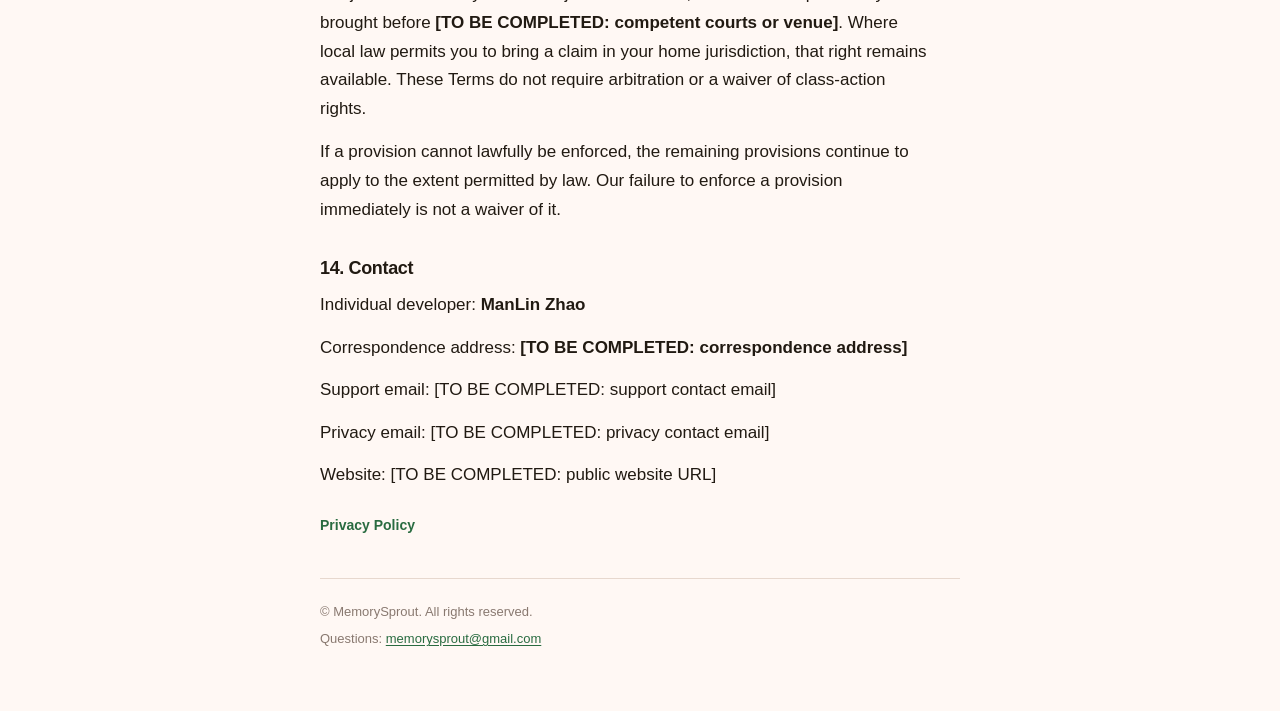
<file: legal/terms-of-use.html>
<!DOCTYPE html>
<html lang="en">
<head>
  <meta charset="utf-8" />
  <meta http-equiv="refresh" content="0;url=terms.html" />
  <link rel="canonical" href="terms.html" />
  <title>Redirecting…</title>
  <script>location.replace('terms.html');</script>
</head>
<body>
  <p><a href="terms.html">Continue</a></p>
</body>
</html>
</file>
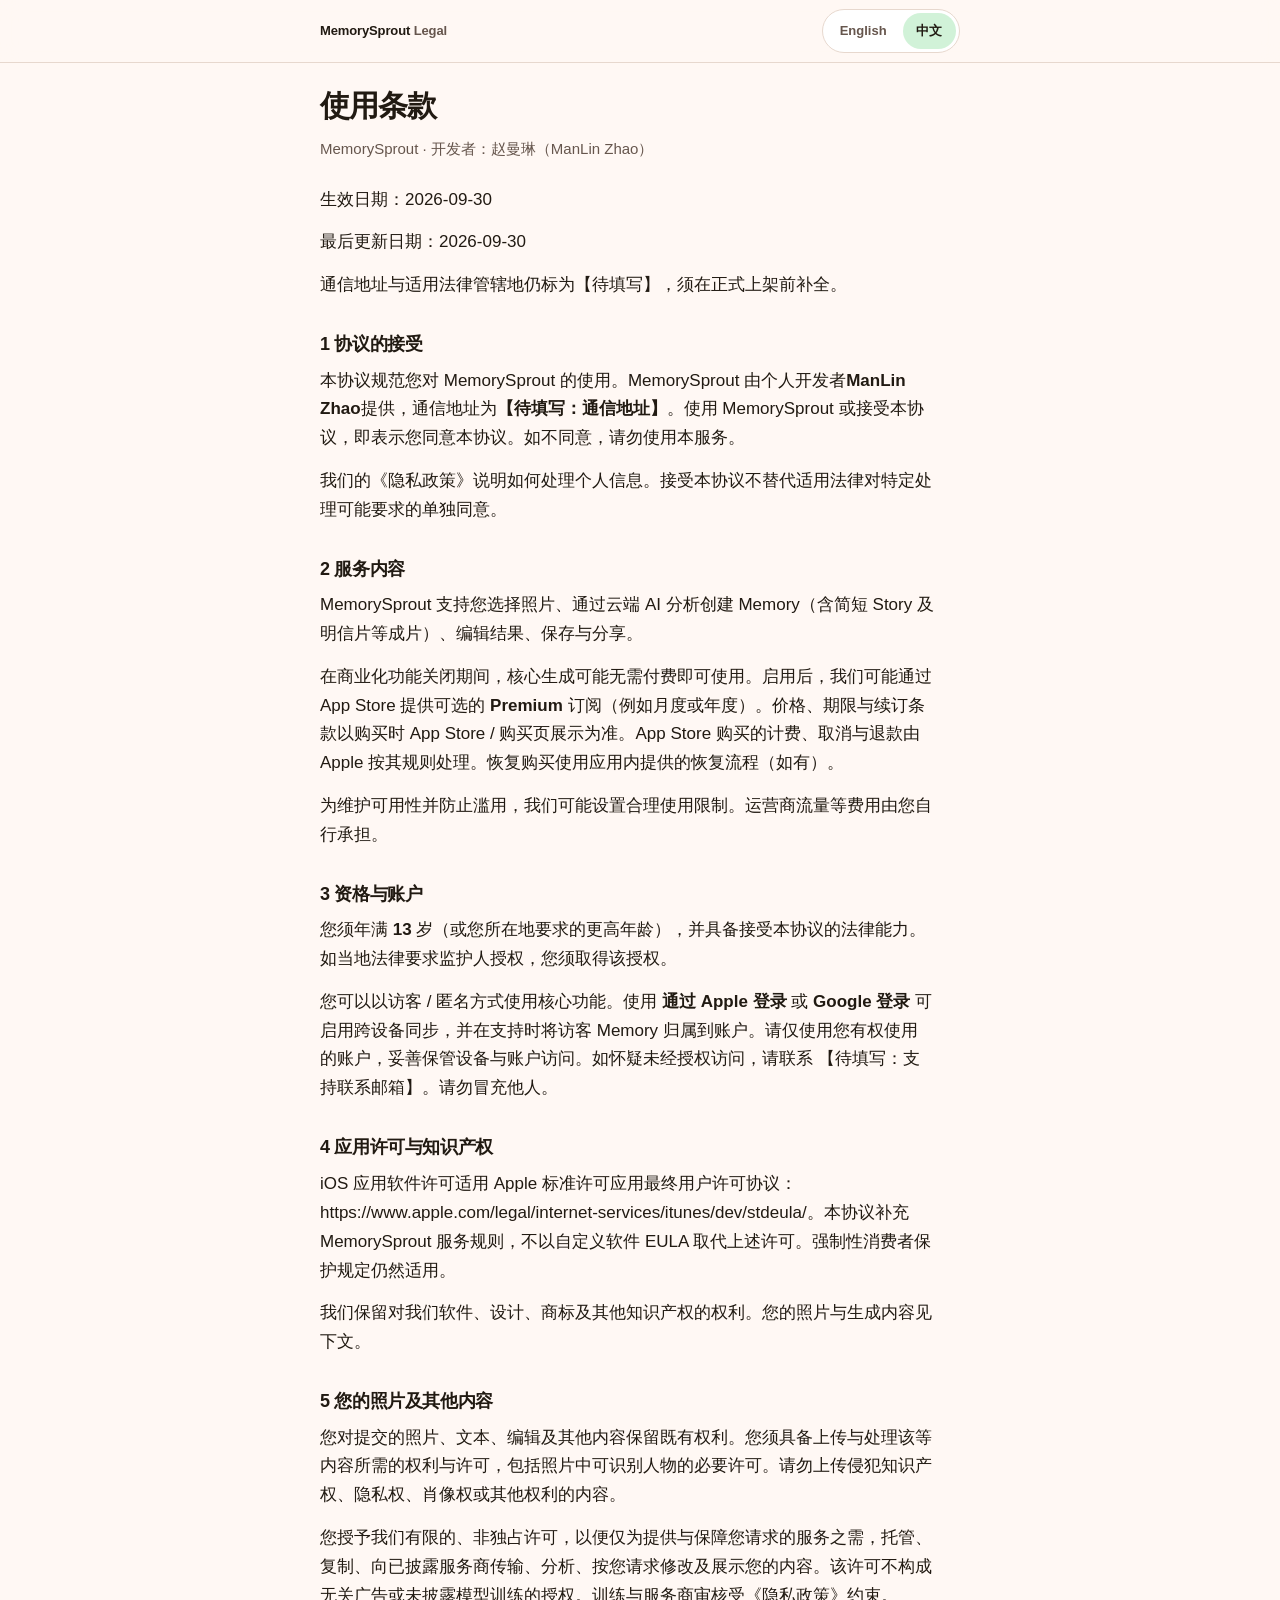
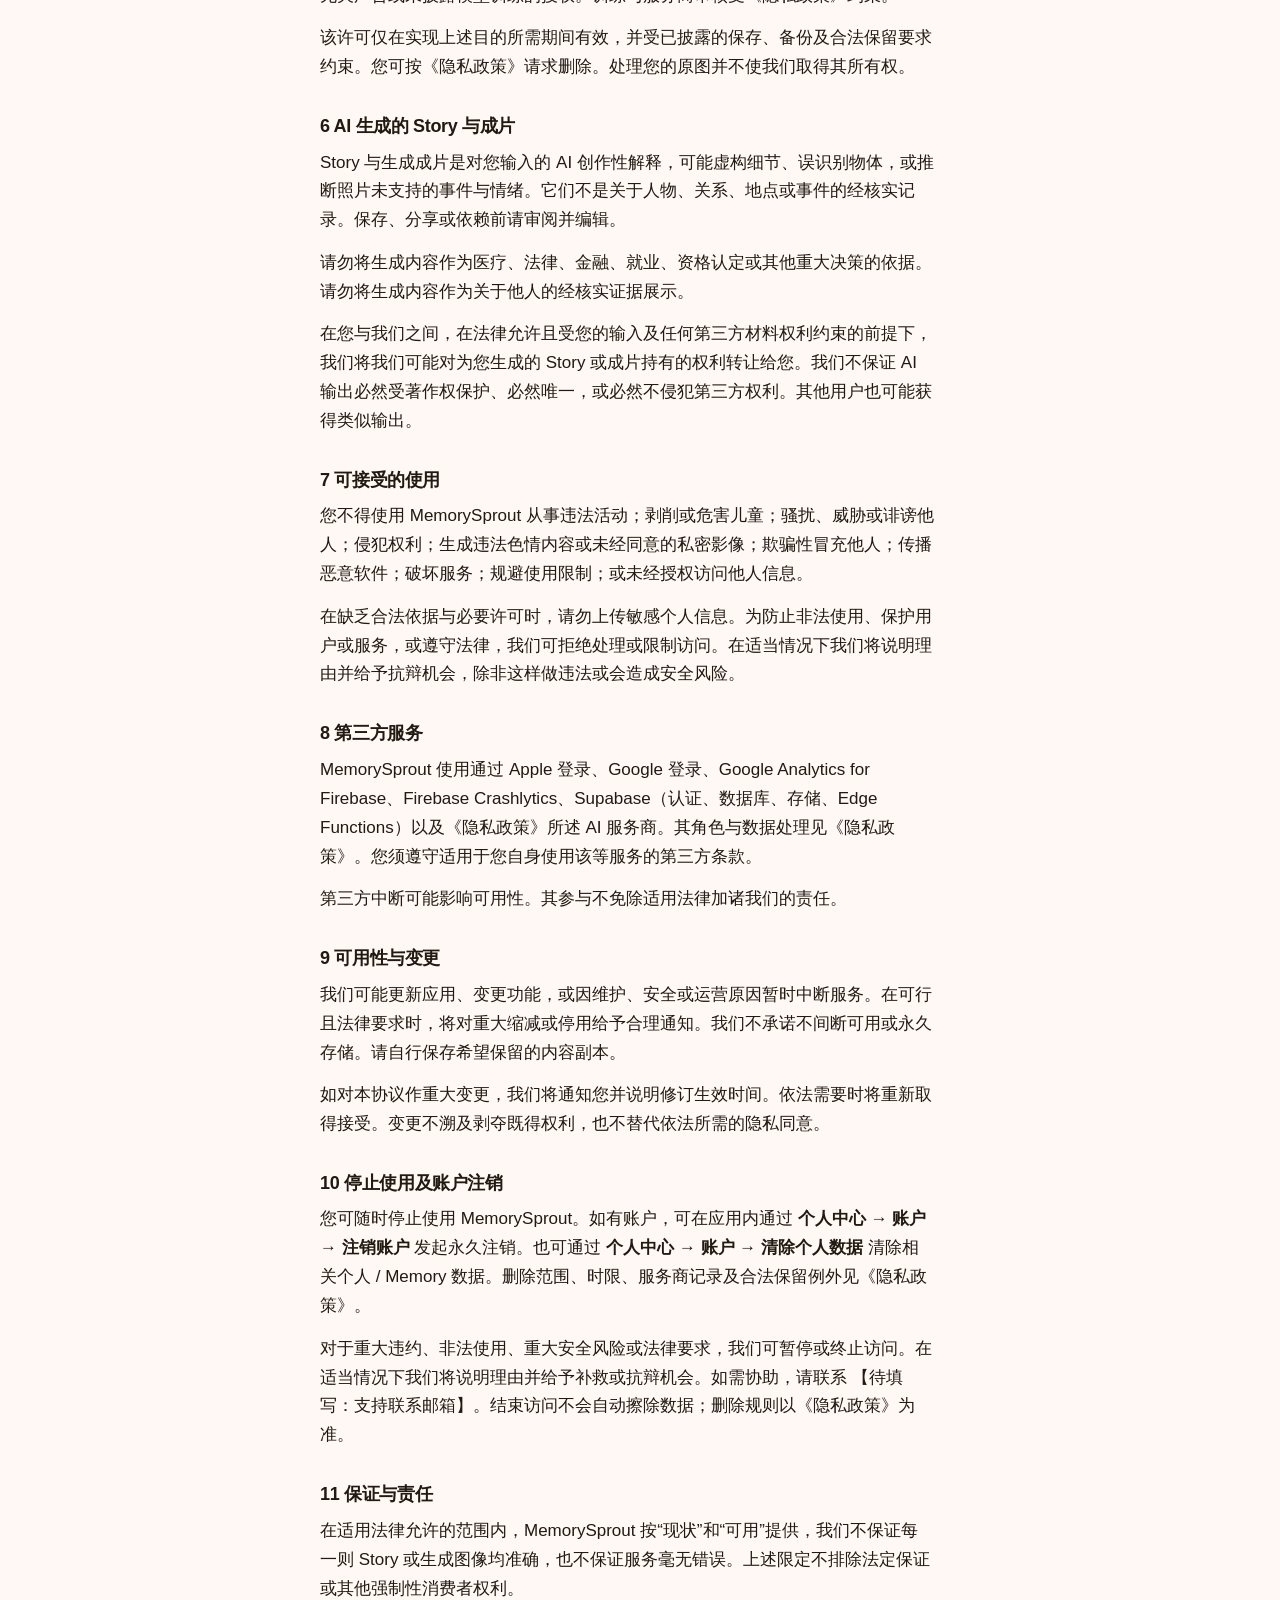
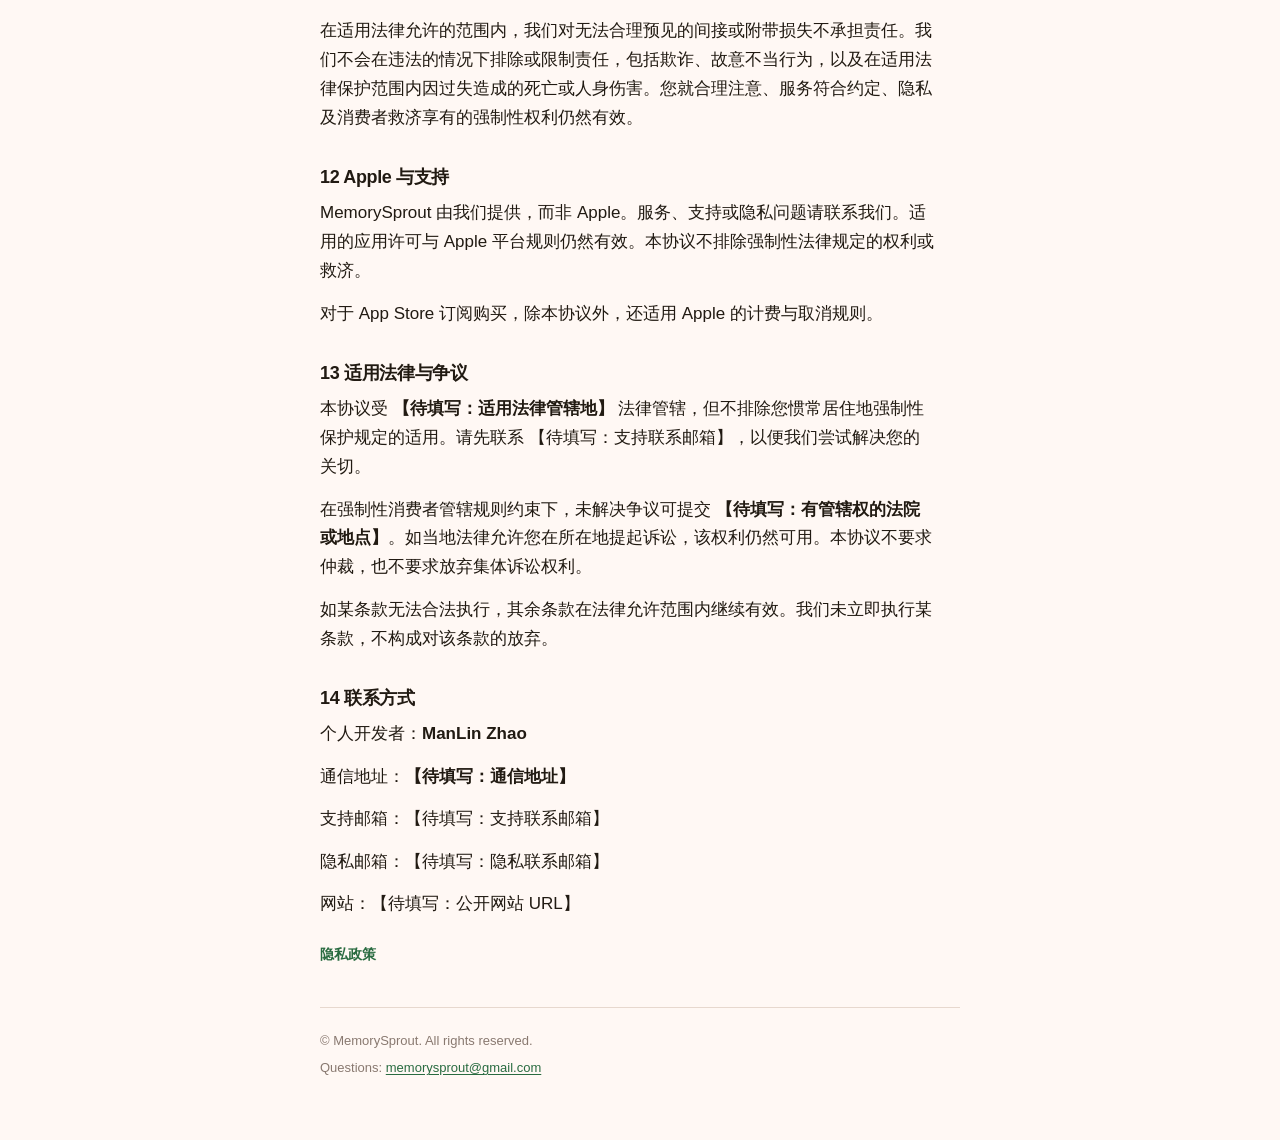
<file: legal/terms-zh-Hans.html>
<!DOCTYPE html>
<html lang="en">
<head>
  <meta charset="utf-8" />
  <meta http-equiv="refresh" content="0;url=terms.html?lang=zh-Hans" />
  <link rel="canonical" href="terms.html?lang=zh-Hans" />
  <title>Redirecting…</title>
  <script>location.replace('terms.html?lang=zh-Hans');</script>
</head>
<body>
  <p><a href="terms.html?lang=zh-Hans">Continue</a></p>
</body>
</html>
</file>
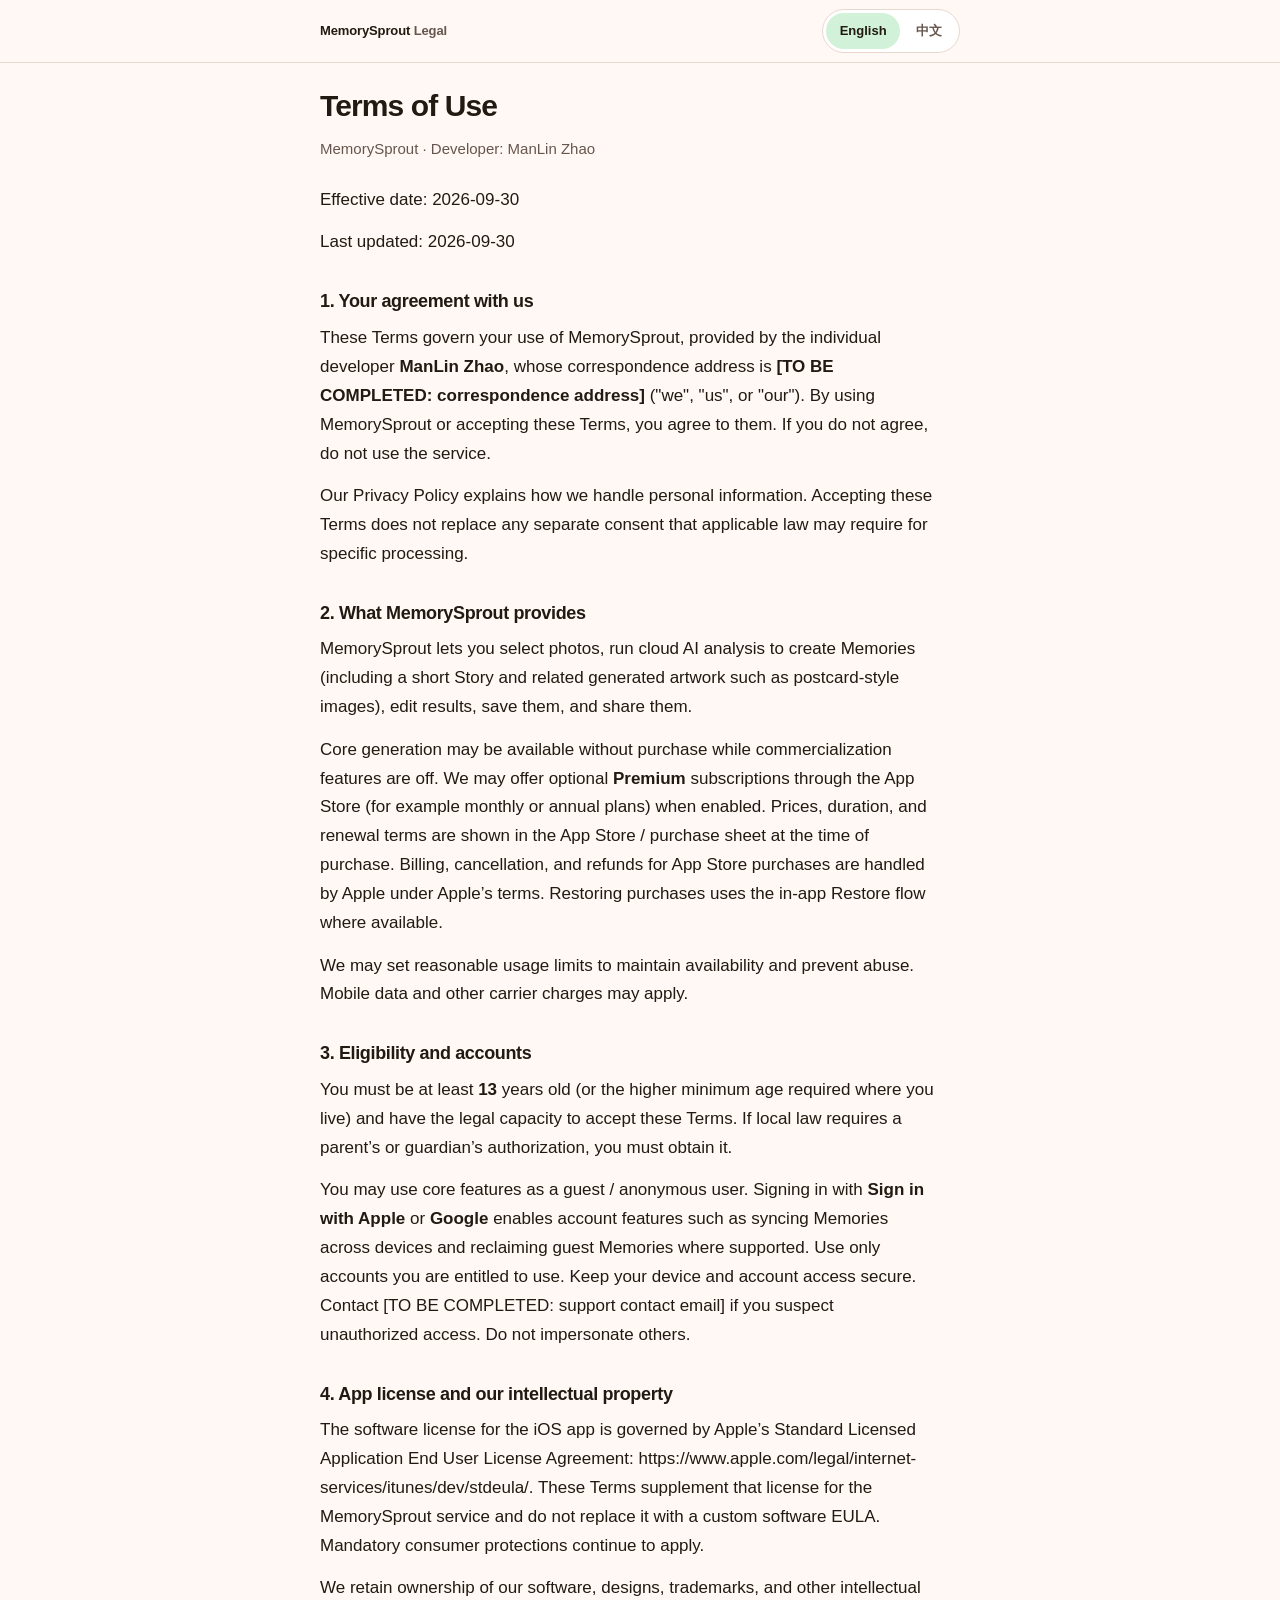
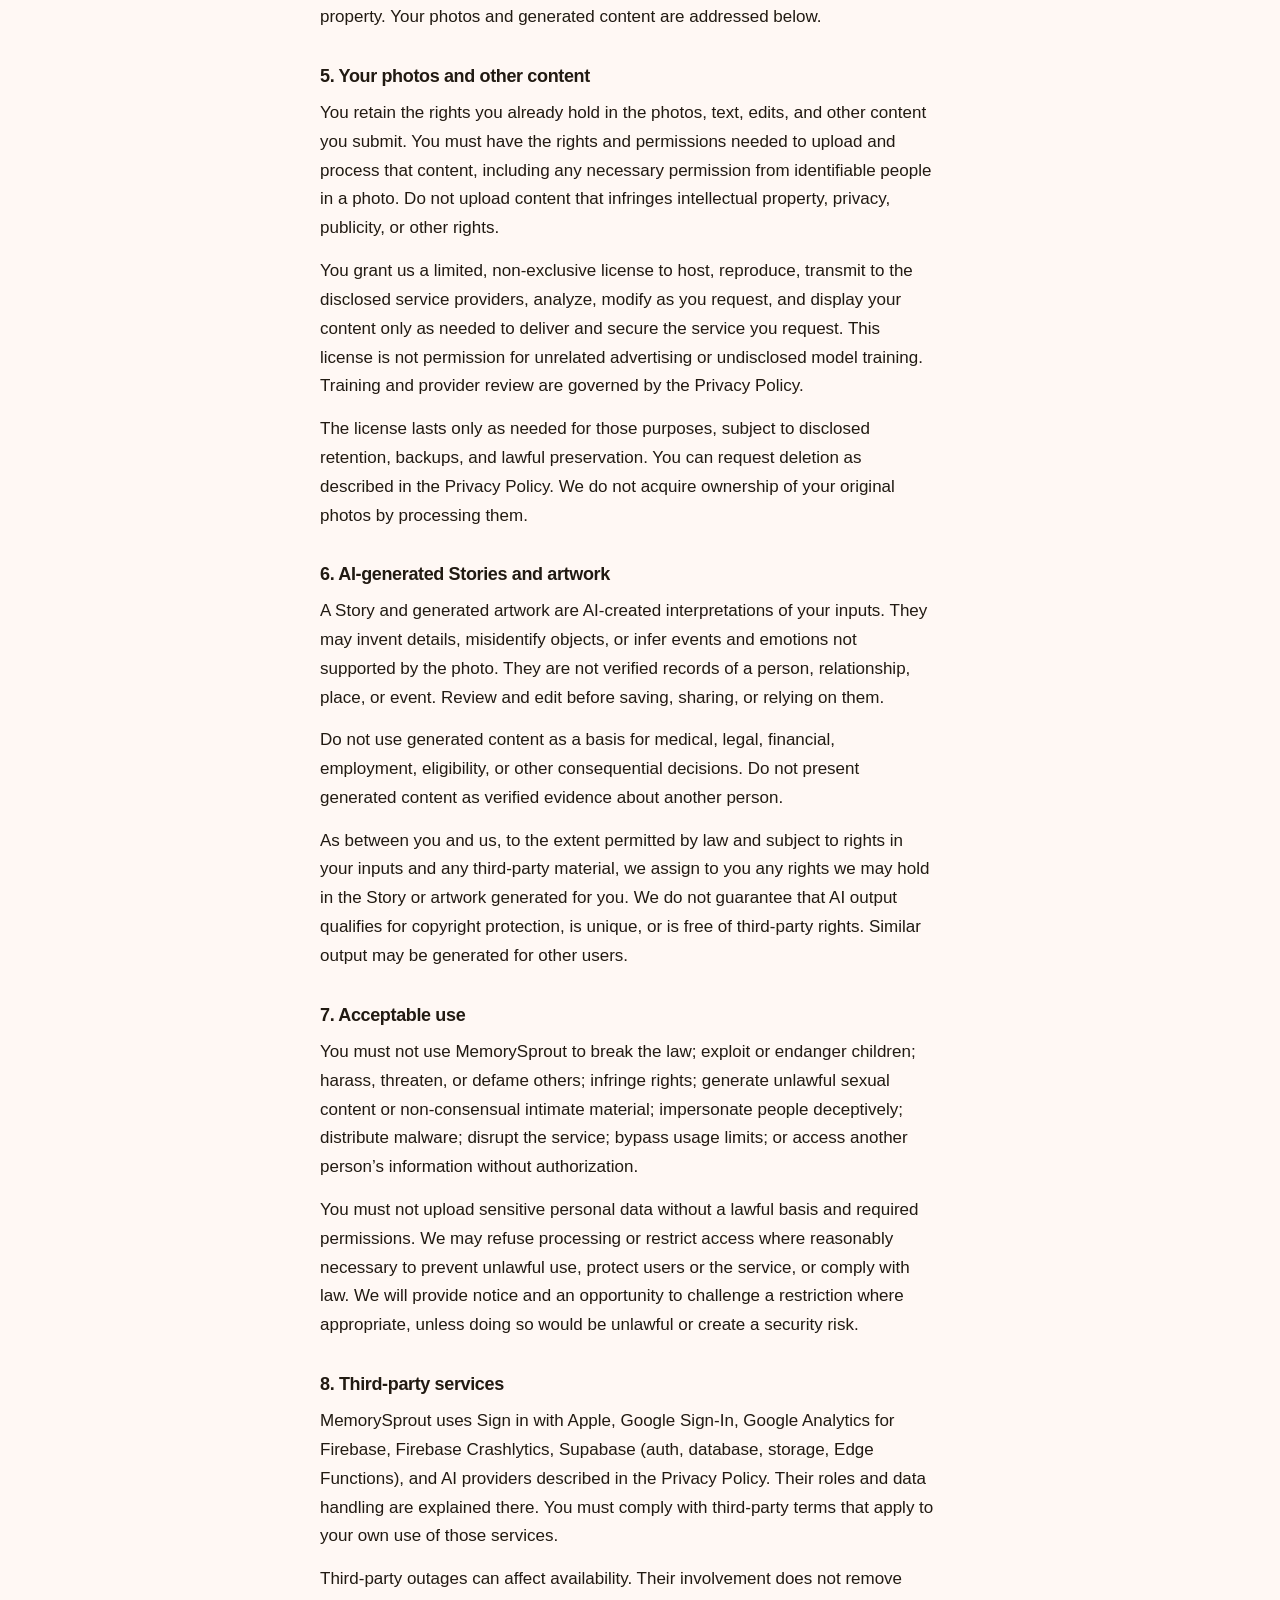
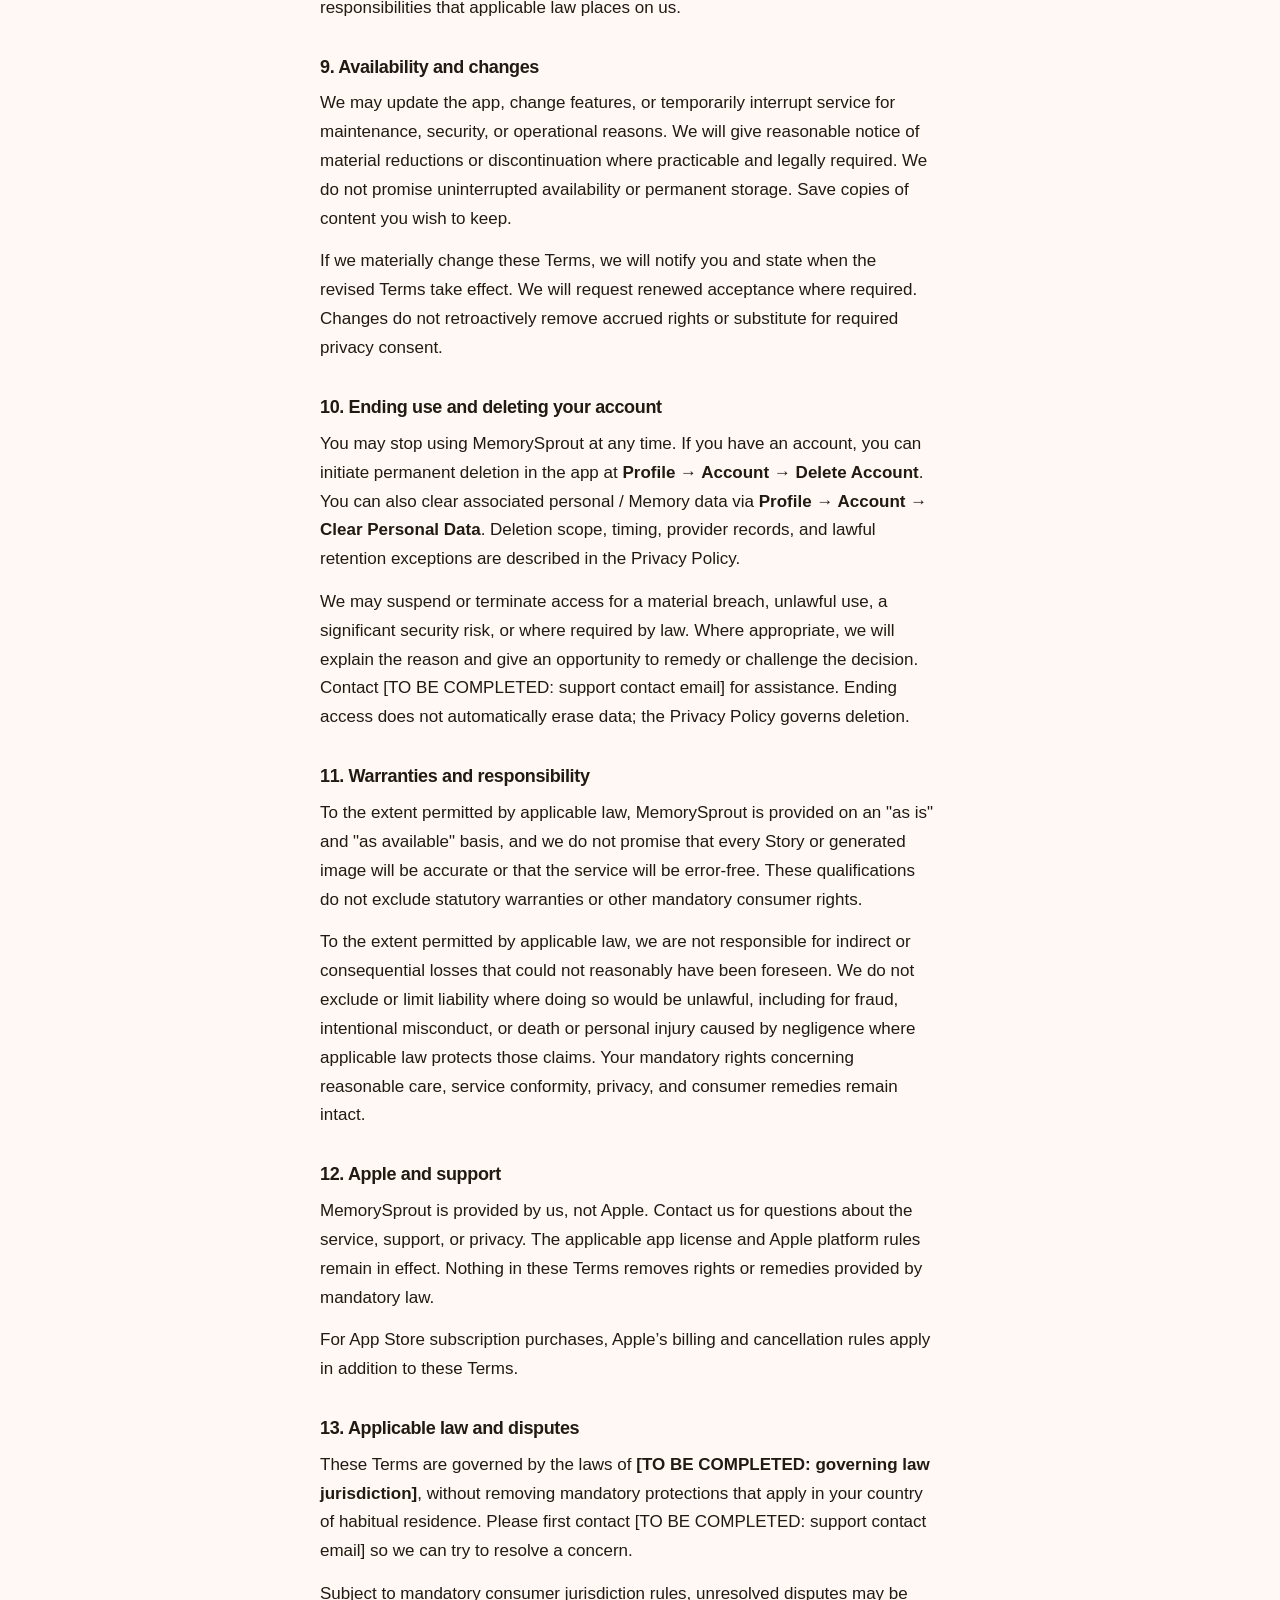
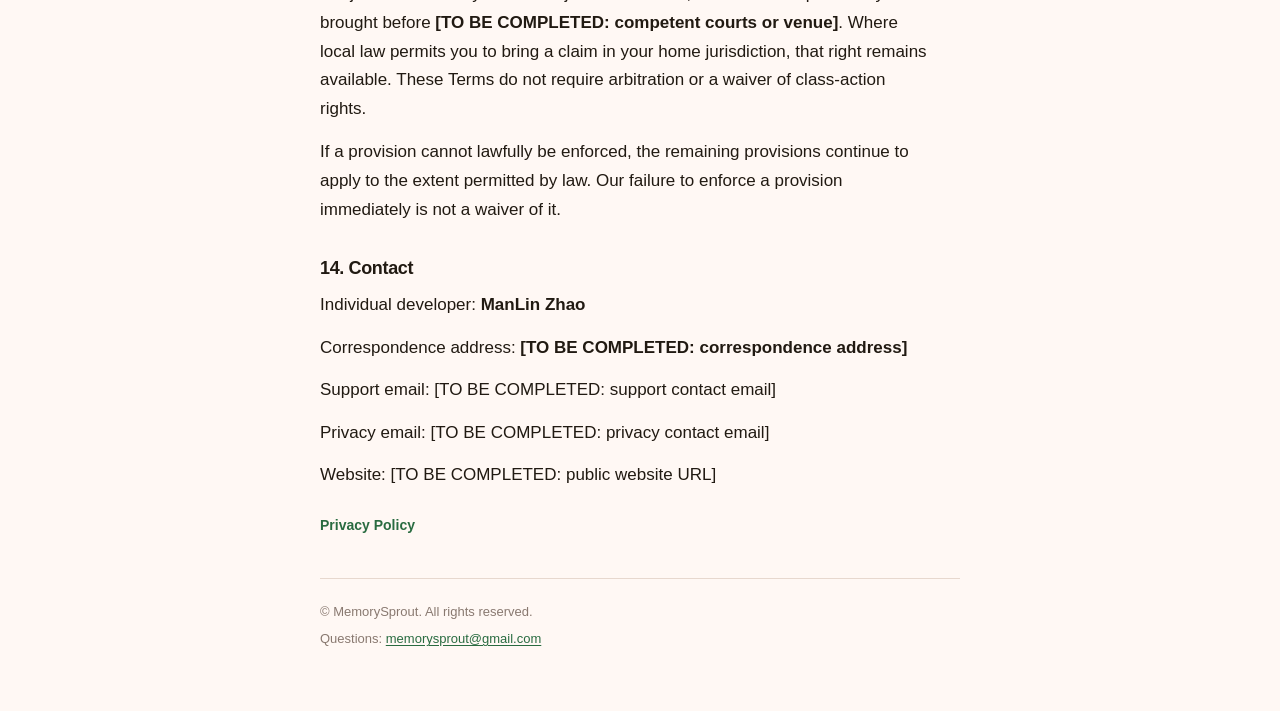
<file: legal/terms.html>
<!DOCTYPE html>
<html lang="en">
<head>
  <meta charset="utf-8" />
  <meta name="viewport" content="width=device-width, initial-scale=1, viewport-fit=cover" />
  <meta name="color-scheme" content="light dark" />
  <meta name="format-detection" content="telephone=no" />
  <title>Terms of Use · MemorySprout</title>
  <link rel="stylesheet" href="styles.css" />
</head>
<body>
  <header class="topbar">
    <div class="topbar-inner">
      <a class="brand" href="index.html"><strong>MemorySprout</strong> Legal</a>
      <div class="lang-switch" role="group" aria-label="Language">
        <button type="button" data-lang="en" aria-pressed="true">English</button>
        <button type="button" data-lang="zh" aria-pressed="false">中文</button>
      </div>
    </div>
  </header>

  <main class="shell">
    <div class="lang-panel" data-lang="en">
      <h1>Terms of Use</h1>
      <div class="meta">
        <p></p>
        <p>MemorySprout · Developer: ManLin Zhao</p>
      </div>
      <article>
<p>Effective date: 2026-09-30</p>
<p>Last updated: 2026-09-30</p>
<h2 id="1-your-agreement-with-us">1. Your agreement with us</h2>
<p>These Terms govern your use of MemorySprout, provided by the individual developer <strong>ManLin Zhao</strong>, whose correspondence address is <strong>[TO BE COMPLETED: correspondence address]</strong> (&quot;we&quot;, &quot;us&quot;, or &quot;our&quot;). By using MemorySprout or accepting these Terms, you agree to them. If you do not agree, do not use the service.</p>
<p>Our Privacy Policy explains how we handle personal information. Accepting these Terms does not replace any separate consent that applicable law may require for specific processing.</p>
<h2 id="2-what-memorysprout-provides">2. What MemorySprout provides</h2>
<p>MemorySprout lets you select photos, run cloud AI analysis to create Memories (including a short Story and related generated artwork such as postcard-style images), edit results, save them, and share them.</p>
<p>Core generation may be available without purchase while commercialization features are off. We may offer optional <strong>Premium</strong> subscriptions through the App Store (for example monthly or annual plans) when enabled. Prices, duration, and renewal terms are shown in the App Store / purchase sheet at the time of purchase. Billing, cancellation, and refunds for App Store purchases are handled by Apple under Apple’s terms. Restoring purchases uses the in-app Restore flow where available.</p>
<p>We may set reasonable usage limits to maintain availability and prevent abuse. Mobile data and other carrier charges may apply.</p>
<h2 id="3-eligibility-and-accounts">3. Eligibility and accounts</h2>
<p>You must be at least <strong>13</strong> years old (or the higher minimum age required where you live) and have the legal capacity to accept these Terms. If local law requires a parent’s or guardian’s authorization, you must obtain it.</p>
<p>You may use core features as a guest / anonymous user. Signing in with <strong>Sign in with Apple</strong> or <strong>Google</strong> enables account features such as syncing Memories across devices and reclaiming guest Memories where supported. Use only accounts you are entitled to use. Keep your device and account access secure. Contact [TO BE COMPLETED: support contact email] if you suspect unauthorized access. Do not impersonate others.</p>
<h2 id="4-app-license-and-our-intellectual-property">4. App license and our intellectual property</h2>
<p>The software license for the iOS app is governed by Apple’s Standard Licensed Application End User License Agreement: https://www.apple.com/legal/internet-services/itunes/dev/stdeula/. These Terms supplement that license for the MemorySprout service and do not replace it with a custom software EULA. Mandatory consumer protections continue to apply.</p>
<p>We retain ownership of our software, designs, trademarks, and other intellectual property. Your photos and generated content are addressed below.</p>
<h2 id="5-your-photos-and-other-content">5. Your photos and other content</h2>
<p>You retain the rights you already hold in the photos, text, edits, and other content you submit. You must have the rights and permissions needed to upload and process that content, including any necessary permission from identifiable people in a photo. Do not upload content that infringes intellectual property, privacy, publicity, or other rights.</p>
<p>You grant us a limited, non-exclusive license to host, reproduce, transmit to the disclosed service providers, analyze, modify as you request, and display your content only as needed to deliver and secure the service you request. This license is not permission for unrelated advertising or undisclosed model training. Training and provider review are governed by the Privacy Policy.</p>
<p>The license lasts only as needed for those purposes, subject to disclosed retention, backups, and lawful preservation. You can request deletion as described in the Privacy Policy. We do not acquire ownership of your original photos by processing them.</p>
<h2 id="6-ai-generated-stories-and-artwork">6. AI-generated Stories and artwork</h2>
<p>A Story and generated artwork are AI-created interpretations of your inputs. They may invent details, misidentify objects, or infer events and emotions not supported by the photo. They are not verified records of a person, relationship, place, or event. Review and edit before saving, sharing, or relying on them.</p>
<p>Do not use generated content as a basis for medical, legal, financial, employment, eligibility, or other consequential decisions. Do not present generated content as verified evidence about another person.</p>
<p>As between you and us, to the extent permitted by law and subject to rights in your inputs and any third-party material, we assign to you any rights we may hold in the Story or artwork generated for you. We do not guarantee that AI output qualifies for copyright protection, is unique, or is free of third-party rights. Similar output may be generated for other users.</p>
<h2 id="7-acceptable-use">7. Acceptable use</h2>
<p>You must not use MemorySprout to break the law; exploit or endanger children; harass, threaten, or defame others; infringe rights; generate unlawful sexual content or non-consensual intimate material; impersonate people deceptively; distribute malware; disrupt the service; bypass usage limits; or access another person’s information without authorization.</p>
<p>You must not upload sensitive personal data without a lawful basis and required permissions. We may refuse processing or restrict access where reasonably necessary to prevent unlawful use, protect users or the service, or comply with law. We will provide notice and an opportunity to challenge a restriction where appropriate, unless doing so would be unlawful or create a security risk.</p>
<h2 id="8-third-party-services">8. Third-party services</h2>
<p>MemorySprout uses Sign in with Apple, Google Sign-In, Google Analytics for Firebase, Firebase Crashlytics, Supabase (auth, database, storage, Edge Functions), and AI providers described in the Privacy Policy. Their roles and data handling are explained there. You must comply with third-party terms that apply to your own use of those services.</p>
<p>Third-party outages can affect availability. Their involvement does not remove responsibilities that applicable law places on us.</p>
<h2 id="9-availability-and-changes">9. Availability and changes</h2>
<p>We may update the app, change features, or temporarily interrupt service for maintenance, security, or operational reasons. We will give reasonable notice of material reductions or discontinuation where practicable and legally required. We do not promise uninterrupted availability or permanent storage. Save copies of content you wish to keep.</p>
<p>If we materially change these Terms, we will notify you and state when the revised Terms take effect. We will request renewed acceptance where required. Changes do not retroactively remove accrued rights or substitute for required privacy consent.</p>
<h2 id="10-ending-use-and-deleting-your-account">10. Ending use and deleting your account</h2>
<p>You may stop using MemorySprout at any time. If you have an account, you can initiate permanent deletion in the app at <strong>Profile → Account → Delete Account</strong>. You can also clear associated personal / Memory data via <strong>Profile → Account → Clear Personal Data</strong>. Deletion scope, timing, provider records, and lawful retention exceptions are described in the Privacy Policy.</p>
<p>We may suspend or terminate access for a material breach, unlawful use, a significant security risk, or where required by law. Where appropriate, we will explain the reason and give an opportunity to remedy or challenge the decision. Contact [TO BE COMPLETED: support contact email] for assistance. Ending access does not automatically erase data; the Privacy Policy governs deletion.</p>
<h2 id="11-warranties-and-responsibility">11. Warranties and responsibility</h2>
<p>To the extent permitted by applicable law, MemorySprout is provided on an &quot;as is&quot; and &quot;as available&quot; basis, and we do not promise that every Story or generated image will be accurate or that the service will be error-free. These qualifications do not exclude statutory warranties or other mandatory consumer rights.</p>
<p>To the extent permitted by applicable law, we are not responsible for indirect or consequential losses that could not reasonably have been foreseen. We do not exclude or limit liability where doing so would be unlawful, including for fraud, intentional misconduct, or death or personal injury caused by negligence where applicable law protects those claims. Your mandatory rights concerning reasonable care, service conformity, privacy, and consumer remedies remain intact.</p>
<h2 id="12-apple-and-support">12. Apple and support</h2>
<p>MemorySprout is provided by us, not Apple. Contact us for questions about the service, support, or privacy. The applicable app license and Apple platform rules remain in effect. Nothing in these Terms removes rights or remedies provided by mandatory law.</p>
<p>For App Store subscription purchases, Apple’s billing and cancellation rules apply in addition to these Terms.</p>
<h2 id="13-applicable-law-and-disputes">13. Applicable law and disputes</h2>
<p>These Terms are governed by the laws of <strong>[TO BE COMPLETED: governing law jurisdiction]</strong>, without removing mandatory protections that apply in your country of habitual residence. Please first contact [TO BE COMPLETED: support contact email] so we can try to resolve a concern.</p>
<p>Subject to mandatory consumer jurisdiction rules, unresolved disputes may be brought before <strong>[TO BE COMPLETED: competent courts or venue]</strong>. Where local law permits you to bring a claim in your home jurisdiction, that right remains available. These Terms do not require arbitration or a waiver of class-action rights.</p>
<p>If a provision cannot lawfully be enforced, the remaining provisions continue to apply to the extent permitted by law. Our failure to enforce a provision immediately is not a waiver of it.</p>
<h2 id="14-contact">14. Contact</h2>
<p>Individual developer: <strong>ManLin Zhao</strong></p>
<p>Correspondence address: <strong>[TO BE COMPLETED: correspondence address]</strong></p>
<p>Support email: [TO BE COMPLETED: support contact email]</p>
<p>Privacy email: [TO BE COMPLETED: privacy contact email]</p>
<p>Website: [TO BE COMPLETED: public website URL]</p>
      </article>
      <nav class="web-only-nav" aria-label="Related">
        <a href="privacy.html">Privacy Policy</a>
      </nav>
    </div>

    <div class="lang-panel" data-lang="zh" hidden>
      <h1>使用条款</h1>
      <div class="meta">
        <p></p>
        <p>MemorySprout · 开发者：赵曼琳（ManLin Zhao）</p>
      </div>
      <article>
<p>生效日期：2026-09-30</p>
<p>最后更新日期：2026-09-30</p>
<p>通信地址与适用法律管辖地仍标为【待填写】，须在正式上架前补全。</p>
<h2 id="1-协议的接受">1 协议的接受</h2>
<p>本协议规范您对 MemorySprout 的使用。MemorySprout 由个人开发者<strong>ManLin Zhao</strong>提供，通信地址为<strong>【待填写：通信地址】</strong>。使用 MemorySprout 或接受本协议，即表示您同意本协议。如不同意，请勿使用本服务。</p>
<p>我们的《隐私政策》说明如何处理个人信息。接受本协议不替代适用法律对特定处理可能要求的单独同意。</p>
<h2 id="2-服务内容">2 服务内容</h2>
<p>MemorySprout 支持您选择照片、通过云端 AI 分析创建 Memory（含简短 Story 及明信片等成片）、编辑结果、保存与分享。</p>
<p>在商业化功能关闭期间，核心生成可能无需付费即可使用。启用后，我们可能通过 App Store 提供可选的 <strong>Premium</strong> 订阅（例如月度或年度）。价格、期限与续订条款以购买时 App Store / 购买页展示为准。App Store 购买的计费、取消与退款由 Apple 按其规则处理。恢复购买使用应用内提供的恢复流程（如有）。</p>
<p>为维护可用性并防止滥用，我们可能设置合理使用限制。运营商流量等费用由您自行承担。</p>
<h2 id="3-资格与账户">3 资格与账户</h2>
<p>您须年满 <strong>13</strong> 岁（或您所在地要求的更高年龄），并具备接受本协议的法律能力。如当地法律要求监护人授权，您须取得该授权。</p>
<p>您可以以访客 / 匿名方式使用核心功能。使用 <strong>通过 Apple 登录</strong> 或 <strong>Google 登录</strong> 可启用跨设备同步，并在支持时将访客 Memory 归属到账户。请仅使用您有权使用的账户，妥善保管设备与账户访问。如怀疑未经授权访问，请联系 【待填写：支持联系邮箱】。请勿冒充他人。</p>
<h2 id="4-应用许可与知识产权">4 应用许可与知识产权</h2>
<p>iOS 应用软件许可适用 Apple 标准许可应用最终用户许可协议：https://www.apple.com/legal/internet-services/itunes/dev/stdeula/。本协议补充 MemorySprout 服务规则，不以自定义软件 EULA 取代上述许可。强制性消费者保护规定仍然适用。</p>
<p>我们保留对我们软件、设计、商标及其他知识产权的权利。您的照片与生成内容见下文。</p>
<h2 id="5-您的照片及其他内容">5 您的照片及其他内容</h2>
<p>您对提交的照片、文本、编辑及其他内容保留既有权利。您须具备上传与处理该等内容所需的权利与许可，包括照片中可识别人物的必要许可。请勿上传侵犯知识产权、隐私权、肖像权或其他权利的内容。</p>
<p>您授予我们有限的、非独占许可，以便仅为提供与保障您请求的服务之需，托管、复制、向已披露服务商传输、分析、按您请求修改及展示您的内容。该许可不构成无关广告或未披露模型训练的授权。训练与服务商审核受《隐私政策》约束。</p>
<p>该许可仅在实现上述目的所需期间有效，并受已披露的保存、备份及合法保留要求约束。您可按《隐私政策》请求删除。处理您的原图并不使我们取得其所有权。</p>
<h2 id="6-ai-生成的-story-与成片">6 AI 生成的 Story 与成片</h2>
<p>Story 与生成成片是对您输入的 AI 创作性解释，可能虚构细节、误识别物体，或推断照片未支持的事件与情绪。它们不是关于人物、关系、地点或事件的经核实记录。保存、分享或依赖前请审阅并编辑。</p>
<p>请勿将生成内容作为医疗、法律、金融、就业、资格认定或其他重大决策的依据。请勿将生成内容作为关于他人的经核实证据展示。</p>
<p>在您与我们之间，在法律允许且受您的输入及任何第三方材料权利约束的前提下，我们将我们可能对为您生成的 Story 或成片持有的权利转让给您。我们不保证 AI 输出必然受著作权保护、必然唯一，或必然不侵犯第三方权利。其他用户也可能获得类似输出。</p>
<h2 id="7-可接受的使用">7 可接受的使用</h2>
<p>您不得使用 MemorySprout 从事违法活动；剥削或危害儿童；骚扰、威胁或诽谤他人；侵犯权利；生成违法色情内容或未经同意的私密影像；欺骗性冒充他人；传播恶意软件；破坏服务；规避使用限制；或未经授权访问他人信息。</p>
<p>在缺乏合法依据与必要许可时，请勿上传敏感个人信息。为防止非法使用、保护用户或服务，或遵守法律，我们可拒绝处理或限制访问。在适当情况下我们将说明理由并给予抗辩机会，除非这样做违法或会造成安全风险。</p>
<h2 id="8-第三方服务">8 第三方服务</h2>
<p>MemorySprout 使用通过 Apple 登录、Google 登录、Google Analytics for Firebase、Firebase Crashlytics、Supabase（认证、数据库、存储、Edge Functions）以及《隐私政策》所述 AI 服务商。其角色与数据处理见《隐私政策》。您须遵守适用于您自身使用该等服务的第三方条款。</p>
<p>第三方中断可能影响可用性。其参与不免除适用法律加诸我们的责任。</p>
<h2 id="9-可用性与变更">9 可用性与变更</h2>
<p>我们可能更新应用、变更功能，或因维护、安全或运营原因暂时中断服务。在可行且法律要求时，将对重大缩减或停用给予合理通知。我们不承诺不间断可用或永久存储。请自行保存希望保留的内容副本。</p>
<p>如对本协议作重大变更，我们将通知您并说明修订生效时间。依法需要时将重新取得接受。变更不溯及剥夺既得权利，也不替代依法所需的隐私同意。</p>
<h2 id="10-停止使用及账户注销">10 停止使用及账户注销</h2>
<p>您可随时停止使用 MemorySprout。如有账户，可在应用内通过 <strong>个人中心 → 账户 → 注销账户</strong> 发起永久注销。也可通过 <strong>个人中心 → 账户 → 清除个人数据</strong> 清除相关个人 / Memory 数据。删除范围、时限、服务商记录及合法保留例外见《隐私政策》。</p>
<p>对于重大违约、非法使用、重大安全风险或法律要求，我们可暂停或终止访问。在适当情况下我们将说明理由并给予补救或抗辩机会。如需协助，请联系 【待填写：支持联系邮箱】。结束访问不会自动擦除数据；删除规则以《隐私政策》为准。</p>
<h2 id="11-保证与责任">11 保证与责任</h2>
<p>在适用法律允许的范围内，MemorySprout 按“现状”和“可用”提供，我们不保证每一则 Story 或生成图像均准确，也不保证服务毫无错误。上述限定不排除法定保证或其他强制性消费者权利。</p>
<p>在适用法律允许的范围内，我们对无法合理预见的间接或附带损失不承担责任。我们不会在违法的情况下排除或限制责任，包括欺诈、故意不当行为，以及在适用法律保护范围内因过失造成的死亡或人身伤害。您就合理注意、服务符合约定、隐私及消费者救济享有的强制性权利仍然有效。</p>
<h2 id="12-apple-与支持">12 Apple 与支持</h2>
<p>MemorySprout 由我们提供，而非 Apple。服务、支持或隐私问题请联系我们。适用的应用许可与 Apple 平台规则仍然有效。本协议不排除强制性法律规定的权利或救济。</p>
<p>对于 App Store 订阅购买，除本协议外，还适用 Apple 的计费与取消规则。</p>
<h2 id="13-适用法律与争议">13 适用法律与争议</h2>
<p>本协议受 <strong>【待填写：适用法律管辖地】</strong> 法律管辖，但不排除您惯常居住地强制性保护规定的适用。请先联系 【待填写：支持联系邮箱】，以便我们尝试解决您的关切。</p>
<p>在强制性消费者管辖规则约束下，未解决争议可提交 <strong>【待填写：有管辖权的法院或地点】</strong>。如当地法律允许您在所在地提起诉讼，该权利仍然可用。本协议不要求仲裁，也不要求放弃集体诉讼权利。</p>
<p>如某条款无法合法执行，其余条款在法律允许范围内继续有效。我们未立即执行某条款，不构成对该条款的放弃。</p>
<h2 id="14-联系方式">14 联系方式</h2>
<p>个人开发者：<strong>ManLin Zhao</strong></p>
<p>通信地址：<strong>【待填写：通信地址】</strong></p>
<p>支持邮箱：【待填写：支持联系邮箱】</p>
<p>隐私邮箱：【待填写：隐私联系邮箱】</p>
<p>网站：【待填写：公开网站 URL】</p>
      </article>
      <nav class="web-only-nav" aria-label="相关">
        <a href="privacy.html">隐私政策</a>
      </nav>
    </div>

    <footer class="footer">
      <p>© MemorySprout. All rights reserved.</p>
      <p class="web-only-footer-links">Questions: <a href="mailto:memorysprout@gmail.com">memorysprout@gmail.com</a></p>
    </footer>
  </main>
  <script>

(function () {
  var params = new URLSearchParams(window.location.search);
  var embed = params.get("embed") === "1" || params.get("embed") === "true"
    || document.documentElement.classList.contains("app-embed")
    || window.__msLegalEmbed === true;
  if (embed) document.documentElement.classList.add("app-embed");

  function normalize(raw) {
    raw = (raw || "").toLowerCase();
    if (raw.indexOf("zh") === 0 || raw === "cn" || raw === "hans") return "zh";
    return "en";
  }

  var raw = params.get("lang") || window.__msLegalLang || "";
  var lang = normalize(raw);
  try {
    if (!raw && !embed && /zh/i.test(navigator.language || "")) lang = "zh";
  } catch (e) {}

  function apply(next) {
    lang = next === "zh" ? "zh" : "en";
    document.documentElement.lang = lang === "zh" ? "zh-Hans" : "en";
    document.querySelectorAll(".lang-panel").forEach(function (el) {
      el.hidden = el.getAttribute("data-lang") !== lang;
    });
    document.querySelectorAll(".lang-switch button").forEach(function (btn) {
      btn.setAttribute("aria-pressed", btn.getAttribute("data-lang") === lang ? "true" : "false");
    });
    var title = document.querySelector('.lang-panel[data-lang="' + lang + '"] h1');
    if (title) document.title = title.textContent + " · MemorySprout";
    try {
      var u = new URL(window.location.href);
      u.searchParams.set("lang", lang === "zh" ? "zh-Hans" : "en");
      if (embed) u.searchParams.set("embed", "1");
      history.replaceState(null, "", u.pathname + u.search + u.hash);
    } catch (e) {}
  }

  window.__msApplyLegalLang = function (value) {
    apply(normalize(value));
  };

  document.querySelectorAll(".lang-switch button").forEach(function (btn) {
    btn.addEventListener("click", function () {
      apply(btn.getAttribute("data-lang"));
    });
  });

  apply(lang);
})();

  </script>
</body>
</html>
</file>
<file: legal/styles.css>
/* MemorySprout legal H5
   Design Read: trust-first legal reading for overseas users + App embed.
   Dials: VARIANCE 3 / MOTION 2 / DENSITY 4
   References: Apple Legal / Google Privacy (single-column, lang switch, quiet chrome).
   Tokens align with MemorySprout design system. */

:root {
  --bg: #fff8f4;
  --surface: #ffffff;
  --ink: #211a12;
  --muted: #66564d;
  --tertiary: #897970;
  --accent: #296b40;
  --accent-soft: #d1f2d8;
  --primary: #9d4400;
  --line: #e7d8ce;
  --radius: 10px;
  --font: -apple-system, BlinkMacSystemFont, "SF Pro Text", "Segoe UI",
    "PingFang SC", "Hiragino Sans GB", "Noto Sans SC", "Helvetica Neue",
    sans-serif;
  --measure: 40rem;
  --pad: clamp(1rem, 4vw, 1.75rem);
  --header-h: 3.25rem;
}

@media (prefers-color-scheme: dark) {
  :root {
    --bg: #171815;
    --surface: #24251f;
    --ink: #f5f1e8;
    --muted: #b9b5aa;
    --tertiary: #8e8a80;
    --accent: #8fb982;
    --accent-soft: #2d3a2c;
    --primary: #c46a32;
    --line: #3a3b34;
  }
}

*,
*::before,
*::after {
  box-sizing: border-box;
}

html {
  scroll-behavior: smooth;
  -webkit-text-size-adjust: 100%;
}

@media (prefers-reduced-motion: reduce) {
  html {
    scroll-behavior: auto;
  }
}

body {
  margin: 0;
  min-height: 100dvh;
  background: var(--bg);
  color: var(--ink);
  font-family: var(--font);
  font-size: 1.0625rem;
  line-height: 1.7;
  -webkit-font-smoothing: antialiased;
  overscroll-behavior-y: contain;
}

a {
  color: var(--accent);
  text-underline-offset: 0.15em;
}

a:focus-visible {
  outline: 2px solid var(--accent);
  outline-offset: 3px;
  border-radius: 2px;
}

/* --- Top bar: title + language switch only --- */
.topbar {
  position: sticky;
  top: 0;
  z-index: 20;
  min-height: var(--header-h);
  border-bottom: 1px solid var(--line);
  background: color-mix(in srgb, var(--bg) 92%, transparent);
  backdrop-filter: blur(12px);
  -webkit-backdrop-filter: blur(12px);
}

@supports not (backdrop-filter: blur(12px)) {
  .topbar {
    background: var(--bg);
  }
}

.topbar-inner {
  width: min(100%, calc(var(--measure) + 2 * var(--pad)));
  margin: 0 auto;
  padding: 0.55rem var(--pad);
  display: flex;
  align-items: center;
  justify-content: space-between;
  gap: 0.75rem;
  min-height: var(--header-h);
}

.brand {
  font-size: 0.8125rem;
  font-weight: 600;
  letter-spacing: -0.01em;
  color: var(--muted);
  text-decoration: none;
  white-space: nowrap;
}

.brand strong {
  color: var(--ink);
  font-weight: 650;
}

/* Segmented language control (Apple-style) */
.lang-switch {
  display: inline-flex;
  padding: 0.2rem;
  border-radius: 999px;
  background: var(--surface);
  border: 1px solid var(--line);
  gap: 0.15rem;
}

.lang-switch button {
  appearance: none;
  border: 0;
  background: transparent;
  color: var(--muted);
  font: inherit;
  font-size: 0.8125rem;
  font-weight: 600;
  line-height: 1;
  padding: 0.55rem 0.85rem;
  min-height: 36px;
  min-width: 44px;
  border-radius: 999px;
  cursor: pointer;
}

.lang-switch button[aria-pressed="true"] {
  background: var(--accent-soft);
  color: var(--ink);
}

.lang-switch button:focus-visible {
  outline: 2px solid var(--accent);
  outline-offset: 2px;
}

.shell {
  width: min(100%, calc(var(--measure) + 2 * var(--pad)));
  margin: 0 auto;
  padding: 1.25rem var(--pad) 3.5rem;
}

h1 {
  margin: 0.25rem 0 0.75rem;
  font-size: clamp(1.5rem, 5vw, 1.875rem);
  line-height: 1.25;
  letter-spacing: -0.03em;
  font-weight: 700;
}

.meta {
  margin: 0 0 1.5rem;
  color: var(--muted);
  font-size: 0.9375rem;
}

.meta p {
  margin: 0.2rem 0;
}

article h2 {
  margin: 2rem 0 0.65rem;
  font-size: 1.125rem;
  line-height: 1.35;
  letter-spacing: -0.02em;
  font-weight: 700;
  scroll-margin-top: calc(var(--header-h) + 0.75rem);
}

article p,
article li {
  max-width: 65ch;
}

article p {
  margin: 0 0 0.85rem;
}

article ul {
  margin: 0 0 1rem;
  padding-left: 1.2rem;
  max-width: 65ch;
}

article li {
  margin: 0.3rem 0;
}

article li::marker {
  color: var(--accent);
}

.footer {
  margin-top: 2.5rem;
  padding-top: 1.1rem;
  border-top: 1px solid var(--line);
  color: var(--tertiary);
  font-size: 0.8125rem;
}

.footer p {
  margin: 0.3rem 0;
  max-width: none;
}

/* Public-only: link to the other legal doc (hidden in app embed) */
.web-only-nav {
  margin-top: 1.5rem;
  font-size: 0.875rem;
}

.web-only-nav a {
  text-decoration: none;
  font-weight: 600;
}

.lang-panel[hidden] {
  display: none !important;
}

/* App embed: one document only; language comes from App, no web chrome */
html.app-embed .topbar,
html.app-embed .web-only-nav,
html.app-embed .web-only-footer-links {
  display: none !important;
}

html.app-embed body {
  /* Prevent accidental pull-to-refresh feel inside WKWebView */
  overscroll-behavior: none;
}

@media (max-width: 480px) {
  body {
    font-size: 1rem;
  }

  .lang-switch button {
    padding: 0.5rem 0.7rem;
  }
}
</file>
